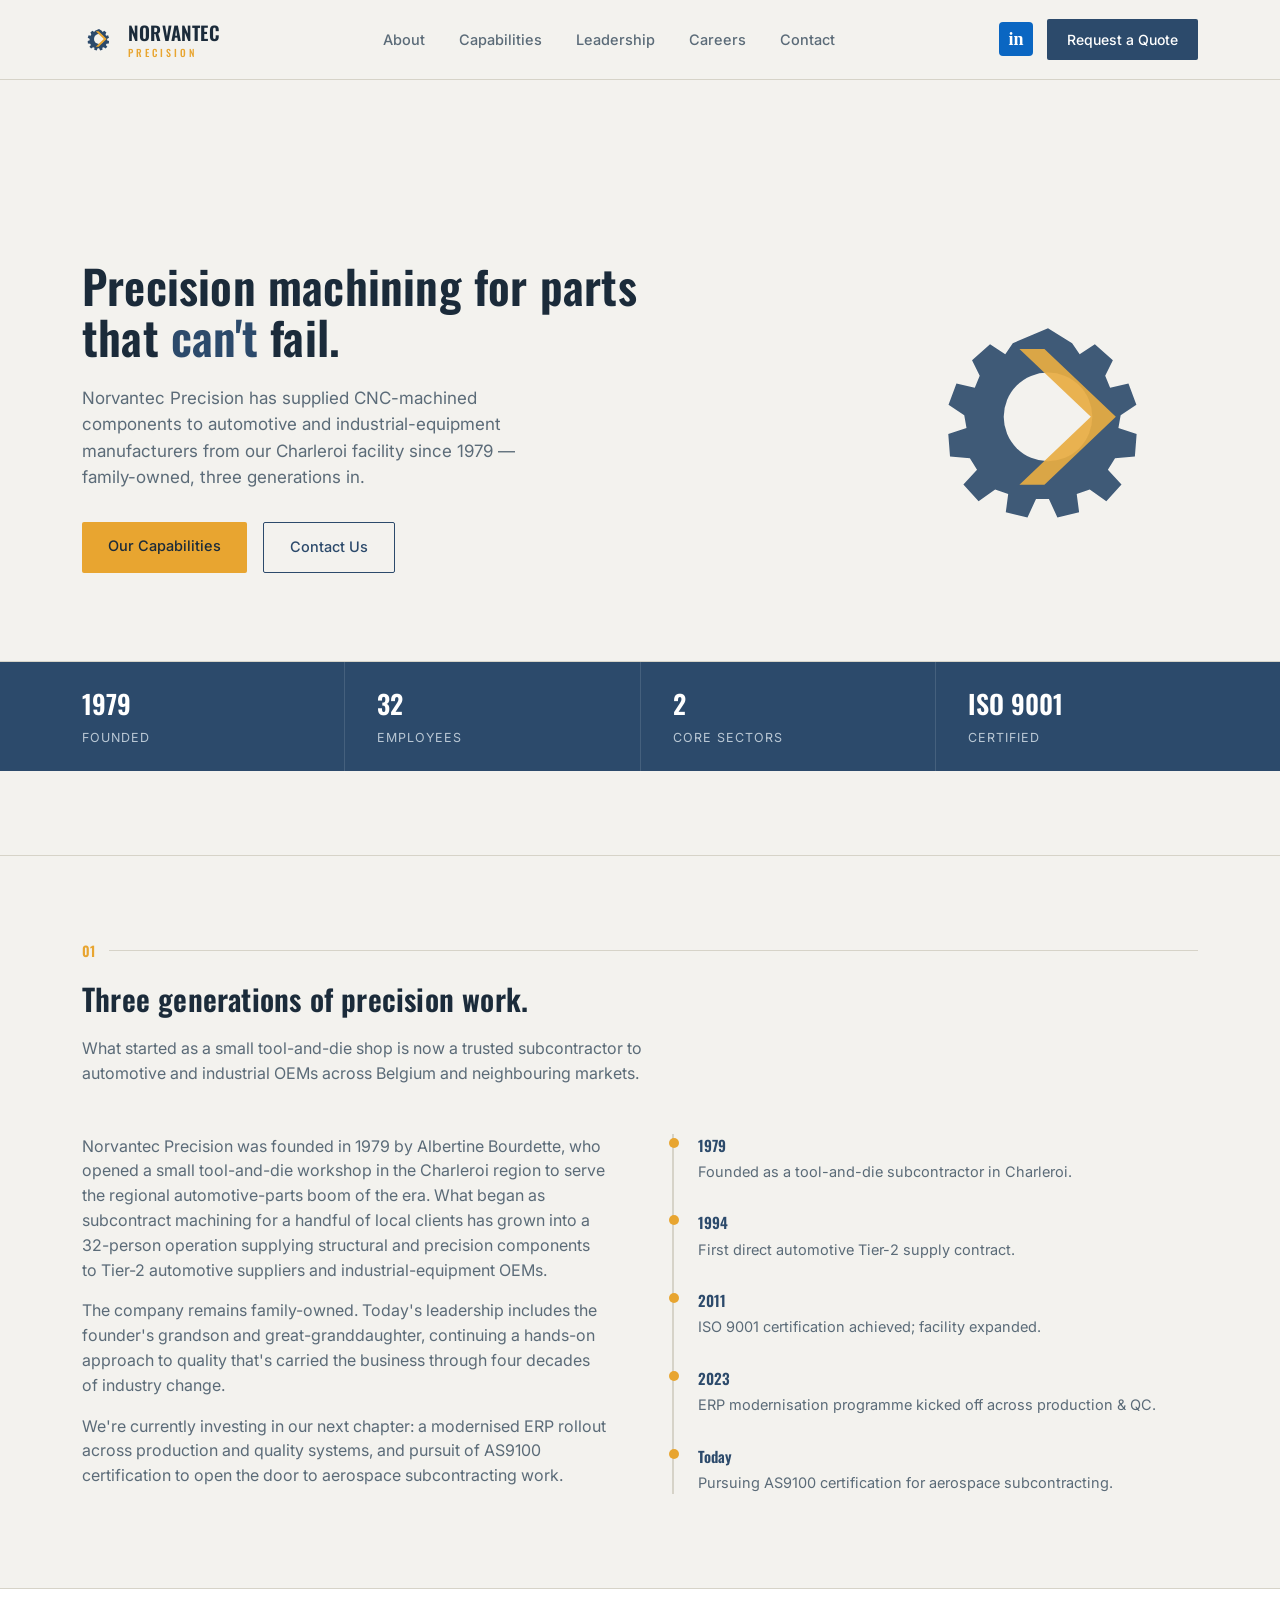
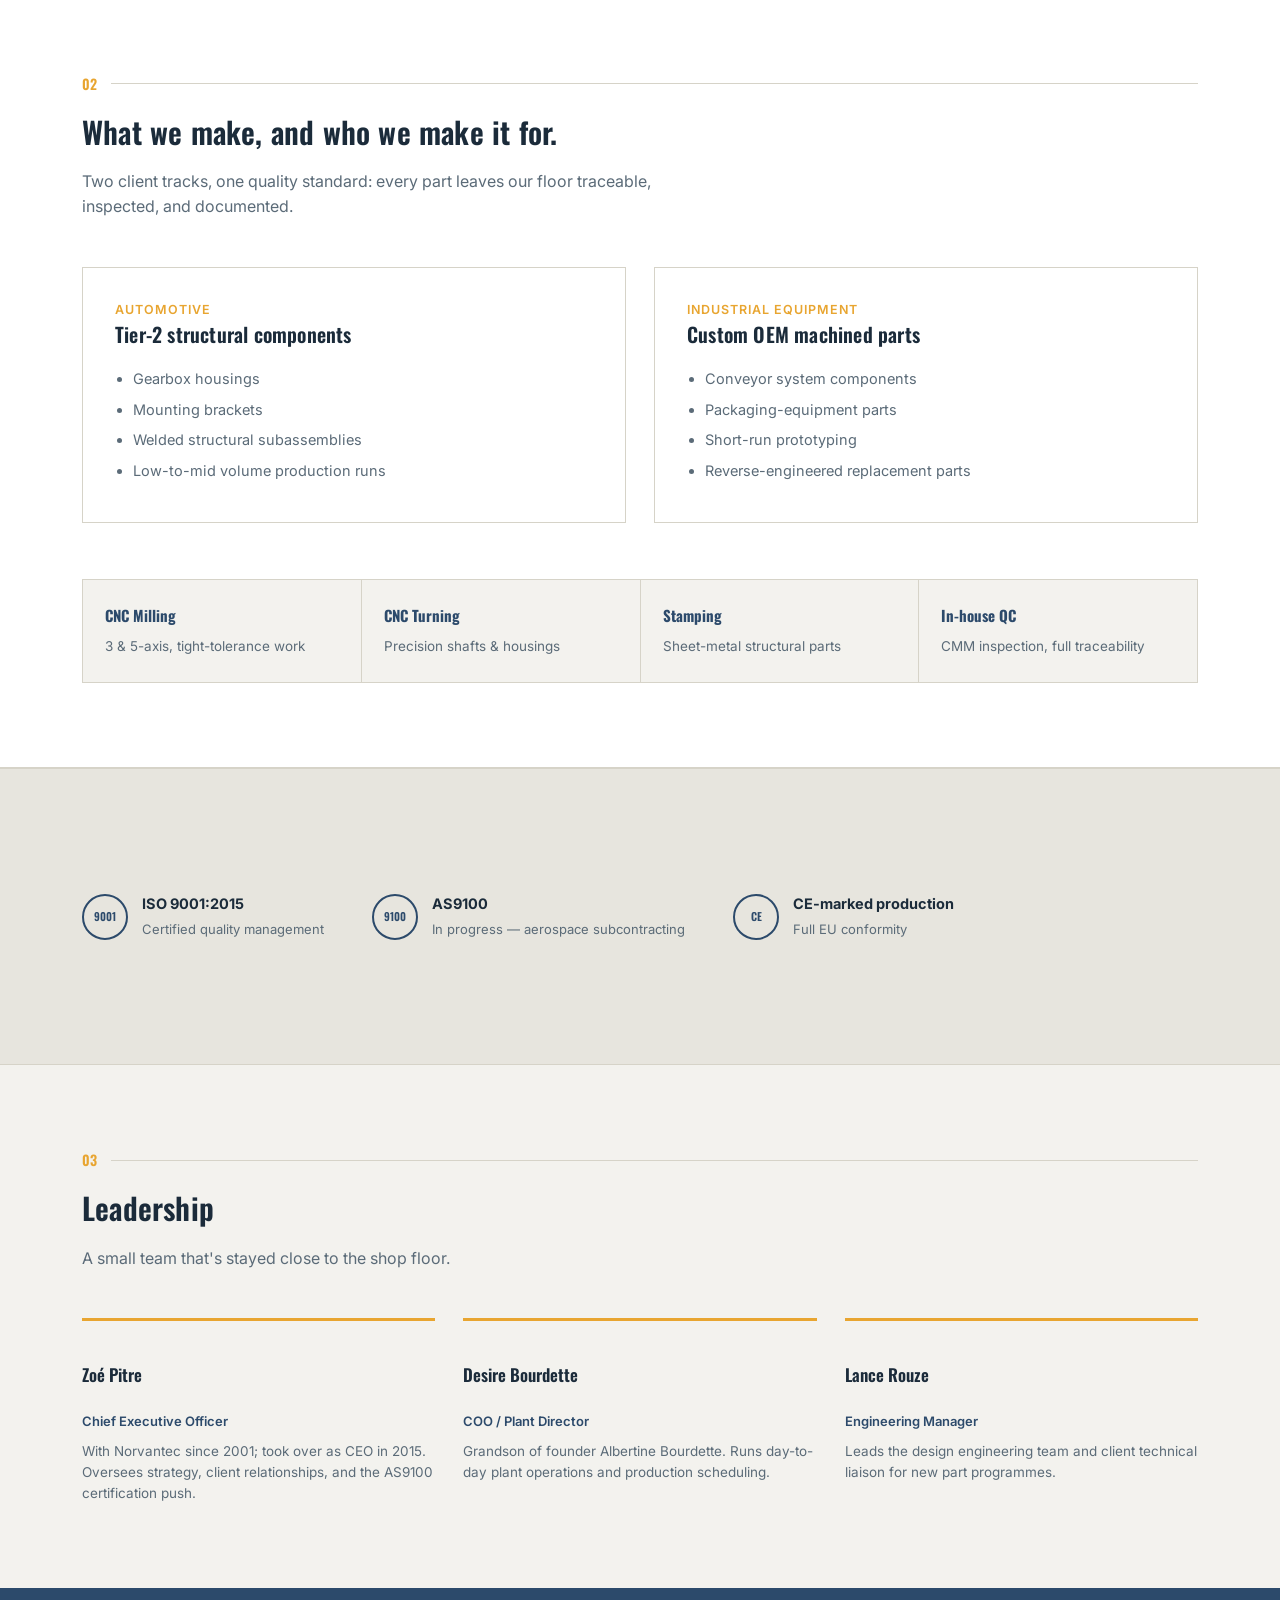
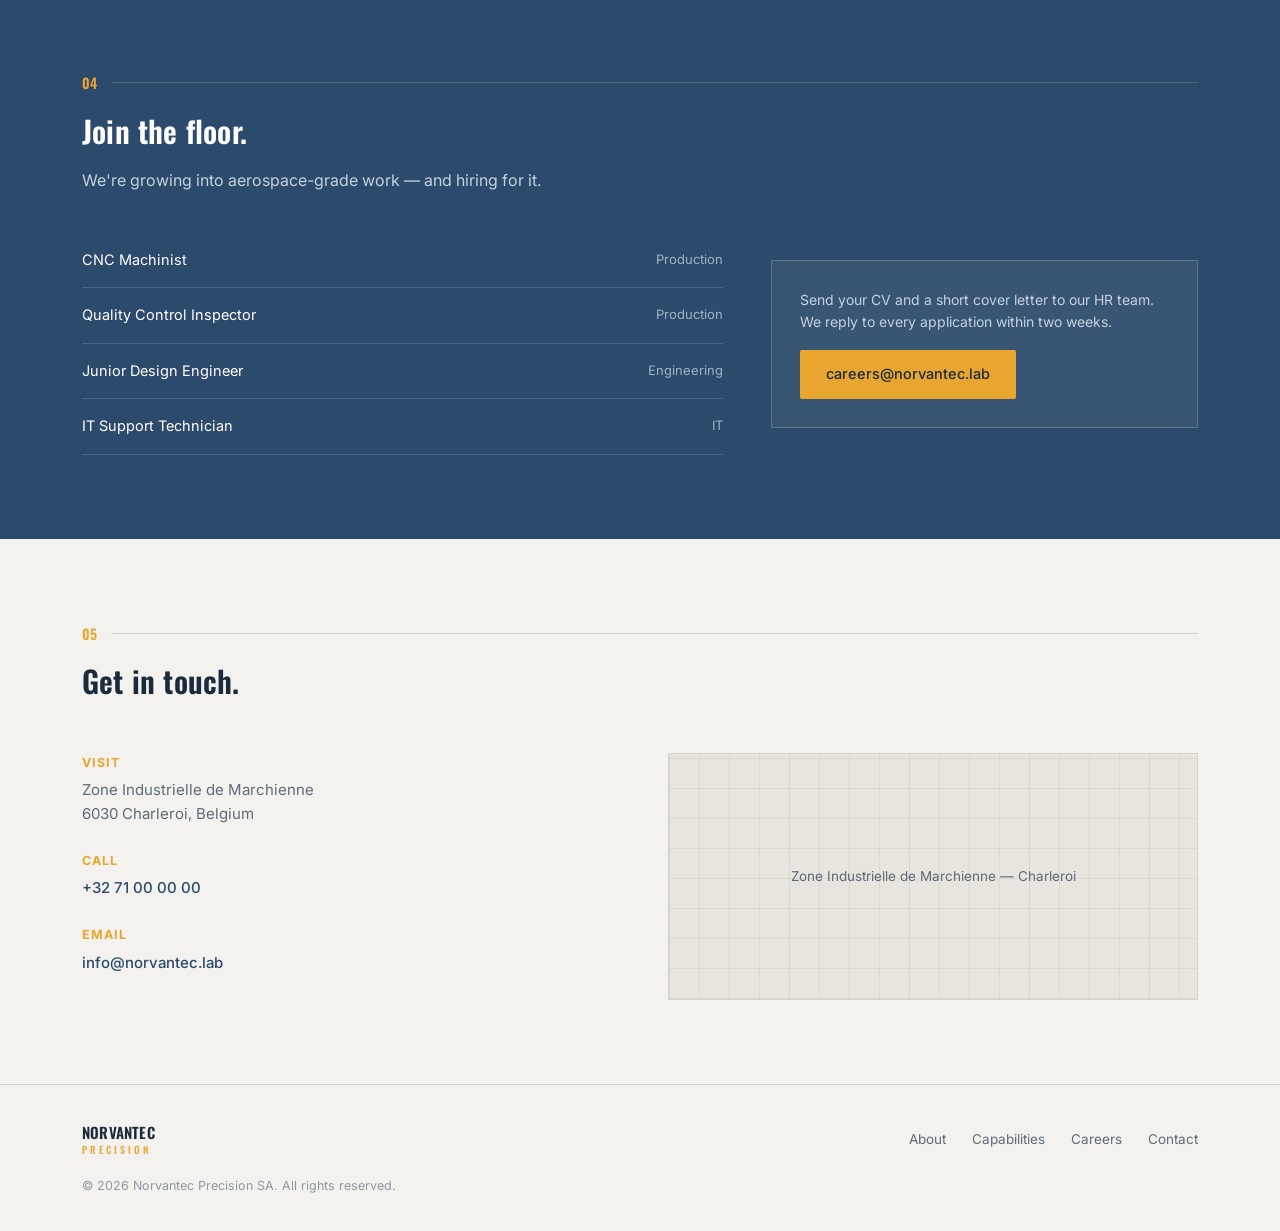
<file: services/web01/html/en/index.html>
<!DOCTYPE html>
<html lang="en">
<head>
<meta charset="UTF-8">
<meta name="viewport" content="width=device-width, initial-scale=1">
<title>Norvantec Precision — Precision Machining &amp; Metal Components</title>
<meta name="description" content="Norvantec Precision supplies precision-machined components to automotive and industrial-equipment manufacturers from our Charleroi facility since 1979.">
<meta name="generator" content="WordPress 5.4">
<link rel="preconnect" href="https://fonts.googleapis.com">
<link href="https://fonts.googleapis.com/css2?family=Oswald:wght@500;600;700&family=Inter:wght@400;500;600&display=swap" rel="stylesheet">
<style>
  :root{
    --ink:#1B2B3A;
    --steel:#2C4A6B;
    --steel-dark:#1F3550;
    --amber:#E8A530;
    --paper:#F3F2EE;
    --paper-dim:#E7E5DE;
    --grey:#5B6B78;
    --line:#D6D3C8;
  }
  *{box-sizing:border-box;}
  html{scroll-behavior:smooth;}
  body{
    margin:0;
    background:var(--paper);
    color:var(--ink);
    font-family:"Inter",Arial,Helvetica,sans-serif;
    font-size:16px;
    line-height:1.55;
  }
  h1,h2,h3,.brand-word{
    font-family:"Oswald",Arial Narrow,Arial,sans-serif;
    font-weight:600;
    letter-spacing:0.2px;
    margin:0;
  }
  a{color:inherit;}
  .wrap{max-width:1180px;margin:0 auto;padding:0 32px;}
  img,svg{display:block;}

  /* ---------- Header ---------- */
  header{
    position:sticky;top:0;z-index:50;
    background:var(--paper);
    border-bottom:1px solid var(--line);
  }
  .nav{
    display:flex;align-items:center;justify-content:space-between;
    padding:18px 32px;max-width:1180px;margin:0 auto;
  }
  .brand{display:flex;align-items:center;gap:12px;}
  .brand svg{width:34px;height:34px;}
  .brand-word{font-size:19px;color:var(--ink);}
  .brand-word span{color:var(--amber);display:block;font-size:10px;letter-spacing:3px;font-weight:500;margin-top:-2px;}
  nav ul{list-style:none;display:flex;gap:34px;margin:0;padding:0;}
  nav a{
    text-decoration:none;color:var(--grey);font-size:14.5px;font-weight:500;
    padding-bottom:4px;border-bottom:2px solid transparent;
  }
  nav a:hover{color:var(--steel);border-bottom-color:var(--amber);}
  .nav-cta{
    background:var(--steel);color:#fff;padding:10px 20px;font-size:14px;
    font-weight:500;text-decoration:none;border-radius:2px;
  }
  .nav-cta:hover{background:var(--steel-dark);}
  .linkedin-btn{
    width:34px;height:34px;border-radius:4px;background:#0A66C2;
    display:flex;align-items:center;justify-content:center;
    color:#fff;font-family:Georgia,serif;font-weight:800;font-size:18px;
    text-decoration:none;flex-shrink:0;
  }
  .linkedin-btn:hover{background:#004182;}
  .nav-right{display:flex;align-items:center;gap:14px;}

  /* ---------- Hero ---------- */
  .hero{
    position:relative;overflow:hidden;
    background:
      linear-gradient(var(--paper), var(--paper)),
      repeating-linear-gradient(0deg, rgba(44,74,107,0.06) 0 1px, transparent 1px 48px),
      repeating-linear-gradient(90deg, rgba(44,74,107,0.06) 0 1px, transparent 1px 48px);
    border-bottom:1px solid var(--line);
  }
  .hero-inner{
    max-width:1180px;margin:0 auto;padding:96px 32px 88px;
    display:grid;grid-template-columns:1.15fr 0.85fr;gap:40px;align-items:center;
  }
  .hero h1{font-size:46px;line-height:1.12;color:var(--ink);max-width:560px;}
  .hero h1 em{font-style:normal;color:var(--steel);}
  .hero p{font-size:17px;color:var(--grey);max-width:480px;margin:22px 0 32px;}
  .hero-actions{display:flex;gap:16px;}
  .btn{
    display:inline-block;padding:13px 26px;font-size:14.5px;font-weight:500;
    text-decoration:none;border-radius:2px;
  }
  .btn-primary{background:var(--amber);color:var(--ink);}
  .btn-primary:hover{background:#d6961f;}
  .btn-ghost{border:1px solid var(--steel);color:var(--steel);}
  .btn-ghost:hover{background:var(--steel);color:#fff;}
  .hero-mark{opacity:0.9;justify-self:end;}
  .hero-mark svg{width:300px;height:auto;}

  .stat-strip{
    border-top:1px solid var(--line);
    background:var(--steel);
  }
  .stat-strip .wrap{
    display:flex;gap:0;padding:0;
  }
  .stat{flex:1;padding:22px 32px;border-left:1px solid rgba(255,255,255,0.12);}
  .stat:first-child{border-left:none;}
  .stat b{display:block;font-family:"Oswald",sans-serif;font-size:26px;color:#fff;font-weight:600;}
  .stat span{font-size:12.5px;color:#B9C7D4;text-transform:uppercase;letter-spacing:1px;}

  /* ---------- Section shell ---------- */
  section{padding:84px 0;}
  .eyebrow-line{display:flex;align-items:center;gap:14px;margin-bottom:14px;}
  .eyebrow-line .num{font-family:"Oswald",sans-serif;color:var(--amber);font-size:14px;font-weight:600;}
  .eyebrow-line .rule{flex:1;height:1px;background:var(--line);}
  h2.section-title{font-size:30px;color:var(--ink);max-width:600px;}
  .section-lede{color:var(--grey);font-size:16px;max-width:620px;margin-top:14px;}

  /* ---------- About ---------- */
  .about-grid{
    margin-top:48px;display:grid;grid-template-columns:1fr 1fr;gap:64px;align-items:start;
  }
  .about-grid p{color:var(--grey);margin:0 0 16px;}
  .timeline{border-left:2px solid var(--line);padding-left:24px;}
  .tl-item{margin-bottom:28px;position:relative;}
  .tl-item:last-child{margin-bottom:0;}
  .tl-item::before{
    content:"";position:absolute;left:-29px;top:4px;width:10px;height:10px;
    background:var(--amber);border-radius:50%;
  }
  .tl-year{font-family:"Oswald",sans-serif;color:var(--steel);font-size:15px;font-weight:600;}
  .tl-item p{margin:4px 0 0;font-size:14.5px;color:var(--grey);}

  /* ---------- Capabilities ---------- */
  .cap-grid{margin-top:48px;display:grid;grid-template-columns:1fr 1fr;gap:28px;}
  .cap-card{
    background:#fff;border:1px solid var(--line);padding:32px;
  }
  .cap-card h3{font-size:20px;color:var(--ink);margin-bottom:6px;}
  .cap-card .cap-tag{font-size:12.5px;color:var(--amber);font-weight:600;letter-spacing:1px;text-transform:uppercase;}
  .cap-card ul{margin:18px 0 0;padding-left:18px;color:var(--grey);font-size:14.5px;}
  .cap-card li{margin-bottom:8px;}

  .process-row{
    margin-top:56px;display:grid;grid-template-columns:repeat(4,1fr);gap:1px;
    background:var(--line);border:1px solid var(--line);
  }
  .process-cell{background:var(--paper);padding:24px 22px;}
  .process-cell b{display:block;font-family:"Oswald",sans-serif;font-size:15px;color:var(--steel);margin-bottom:6px;}
  .process-cell span{font-size:13.5px;color:var(--grey);}

  /* ---------- Certifications ---------- */
  .cert-strip{background:var(--paper-dim);border-top:1px solid var(--line);border-bottom:1px solid var(--line);}
  .cert-row{display:flex;gap:48px;padding:40px 0;align-items:center;flex-wrap:wrap;}
  .cert-item{display:flex;align-items:center;gap:14px;}
  .cert-badge{
    width:46px;height:46px;border:2px solid var(--steel);border-radius:50%;
    display:flex;align-items:center;justify-content:center;flex-shrink:0;
  }
  .cert-badge span{font-family:"Oswald",sans-serif;font-size:11px;color:var(--steel);font-weight:600;}
  .cert-item b{display:block;font-size:14.5px;color:var(--ink);}
  .cert-item small{color:var(--grey);font-size:13px;}

  /* ---------- Leadership ---------- */
  .team-grid{margin-top:48px;display:grid;grid-template-columns:repeat(3,1fr);gap:28px;}
  .team-card{border-top:3px solid var(--amber);padding-top:18px;}
  .team-card h4{font-family:"Oswald",sans-serif;font-size:17px;color:var(--ink);font-weight:600;}
  .team-card .role{font-size:13px;color:var(--steel);font-weight:600;margin:3px 0 10px;}
  .team-card p{font-size:13.5px;color:var(--grey);margin:0;}

  /* ---------- Careers ---------- */
  .careers{background:var(--steel);color:#fff;}
  .careers .section-title{color:#fff;}
  .careers .section-lede{color:#C4D2DE;}
  .careers-row{margin-top:40px;display:grid;grid-template-columns:1.2fr 0.8fr;gap:48px;align-items:center;}
  .open-roles{list-style:none;margin:0;padding:0;}
  .open-roles li{
    display:flex;justify-content:space-between;padding:16px 0;border-bottom:1px solid rgba(255,255,255,0.15);
    font-size:14.5px;
  }
  .open-roles li span{color:#9FB3C4;font-size:13px;}
  .careers-cta{background:rgba(255,255,255,0.06);border:1px solid rgba(255,255,255,0.18);padding:28px;}
  .careers-cta p{color:#C4D2DE;font-size:14px;margin:0 0 18px;}

  /* ---------- Contact ---------- */
  .contact-grid{margin-top:48px;display:grid;grid-template-columns:1fr 1fr;gap:56px;}
  .contact-block b{display:block;font-size:12.5px;color:var(--amber);text-transform:uppercase;letter-spacing:1px;margin-bottom:6px;}
  .contact-block p{margin:0 0 26px;color:var(--grey);font-size:15px;}
  .contact-block a{color:var(--steel);text-decoration:none;font-weight:500;}
  .map-box{
    background:var(--paper-dim);border:1px solid var(--line);height:100%;min-height:220px;
    display:flex;align-items:center;justify-content:center;color:var(--grey);font-size:13.5px;
    background-image:
      repeating-linear-gradient(0deg, rgba(44,74,107,0.08) 0 1px, transparent 1px 30px),
      repeating-linear-gradient(90deg, rgba(44,74,107,0.08) 0 1px, transparent 1px 30px);
  }

  /* ---------- Footer ---------- */
  footer{border-top:1px solid var(--line);padding:36px 0;}
  .foot-row{display:flex;justify-content:space-between;align-items:center;flex-wrap:wrap;gap:16px;}
  .foot-row .brand-word{font-size:15px;}
  .foot-links{list-style:none;display:flex;gap:26px;margin:0;padding:0;font-size:13.5px;color:var(--grey);}
  .foot-links a{text-decoration:none;color:var(--grey);}
  .foot-links a:hover{color:var(--steel);}
  .copyright{font-size:12.5px;color:#8C98A3;margin-top:18px;}

  @media (max-width:860px){
    .nav ul{display:none;}
    .hero-inner{grid-template-columns:1fr;}
    .hero-mark{display:none;}
    .about-grid,.cap-grid,.team-grid,.careers-row,.contact-grid{grid-template-columns:1fr;}
    .process-row{grid-template-columns:1fr 1fr;}
    .hero h1{font-size:34px;}
  }
</style>
</head>
<body>

<header>
  <div class="nav">
    <div class="brand">
      <svg viewBox="0 0 420 400" xmlns="http://www.w3.org/2000/svg">
        <defs>
          <mask id="hm"><rect width="420" height="400" fill="white"/><circle cx="210" cy="200" r="62" fill="black"/></mask>
        </defs>
        <g mask="url(#hm)">
          <polygon fill="#2C4A6B" points="210.00,76.00 243.80,96.80 254.30,112.24 275.60,98.47 300.82,120.69 290.08,142.40 296.98,159.38 322.65,153.45 333.76,183.22 311.72,197.93 308.58,215.73 334.09,224.18 331.65,255.50 303.85,257.99 293.84,274.19 312.93,294.67 291.65,318.19 268.47,301.57 250.21,308.00 253.58,333.63 223.19,340.92 211.26,314.98 193.21,314.98 181.28,340.92 150.89,333.63 154.26,308.00 136.00,301.57 112.82,318.19 91.54,294.67 110.63,274.19 100.62,257.99 72.82,255.50 70.38,224.18 95.89,215.73 92.75,197.93 70.71,183.22 81.82,153.45 107.49,159.38 114.39,142.40 103.65,120.69 128.87,98.47 150.17,112.24 160.67,96.80 "/>
        </g>
        <g clip-path="none">
          <polygon fill="#E8A530" points="170,105 270,200 170,295 205,295 305,200 205,105"/>
        </g>
      </svg>
      <div class="brand-word">NORVANTEC<span>PRECISION</span></div>
    </div>
    <nav>
      <ul>
        <li><a href="#about">About</a></li>
        <li><a href="#capabilities">Capabilities</a></li>
        <li><a href="#leadership">Leadership</a></li>
        <li><a href="#careers">Careers</a></li>
        <li><a href="#contact">Contact</a></li>
      </ul>
    </nav>
    <div class="nav-right">
      <a class="linkedin-btn" href="linkedin/" aria-label="Norvantec Precision on LinkedIn" title="Follow us on LinkedIn">in</a>
      <a class="nav-cta" href="#contact">Request a Quote</a>
    </div>
  </div>
</header>

<section class="hero">
  <div class="hero-inner">
    <div>
      <h1>Precision machining for parts that <em>can't</em> fail.</h1>
      <p>Norvantec Precision has supplied CNC-machined components to automotive and industrial-equipment manufacturers from our Charleroi facility since 1979 — family-owned, three generations in.</p>
      <div class="hero-actions">
        <a class="btn btn-primary" href="#capabilities">Our Capabilities</a>
        <a class="btn btn-ghost" href="#contact">Contact Us</a>
      </div>
    </div>
    <div class="hero-mark">
      <svg viewBox="0 0 420 400" xmlns="http://www.w3.org/2000/svg">
        <defs>
          <mask id="hm2"><rect width="420" height="400" fill="white"/><circle cx="210" cy="200" r="62" fill="black"/></mask>
        </defs>
        <g mask="url(#hm2)">
          <polygon fill="#2C4A6B" points="210.00,76.00 243.80,96.80 254.30,112.24 275.60,98.47 300.82,120.69 290.08,142.40 296.98,159.38 322.65,153.45 333.76,183.22 311.72,197.93 308.58,215.73 334.09,224.18 331.65,255.50 303.85,257.99 293.84,274.19 312.93,294.67 291.65,318.19 268.47,301.57 250.21,308.00 253.58,333.63 223.19,340.92 211.26,314.98 193.21,314.98 181.28,340.92 150.89,333.63 154.26,308.00 136.00,301.57 112.82,318.19 91.54,294.67 110.63,274.19 100.62,257.99 72.82,255.50 70.38,224.18 95.89,215.73 92.75,197.93 70.71,183.22 81.82,153.45 107.49,159.38 114.39,142.40 103.65,120.69 128.87,98.47 150.17,112.24 160.67,96.80 "/>
        </g>
        <polygon fill="#E8A530" opacity="0.92" points="170,105 270,200 170,295 205,295 305,200 205,105"/>
      </svg>
    </div>
  </div>
  <div class="stat-strip">
    <div class="wrap">
      <div class="stat"><b>1979</b><span>Founded</span></div>
      <div class="stat"><b>32</b><span>Employees</span></div>
      <div class="stat"><b>2</b><span>Core Sectors</span></div>
      <div class="stat"><b>ISO 9001</b><span>Certified</span></div>
    </div>
  </div>
</section>

<section id="about">
  <div class="wrap">
    <div class="eyebrow-line"><span class="num">01</span><div class="rule"></div></div>
    <h2 class="section-title">Three generations of precision work.</h2>
    <p class="section-lede">What started as a small tool-and-die shop is now a trusted subcontractor to automotive and industrial OEMs across Belgium and neighbouring markets.</p>
    <div class="about-grid">
      <div>
        <p>Norvantec Precision was founded in 1979 by Albertine Bourdette, who opened a small tool-and-die workshop in the Charleroi region to serve the regional automotive-parts boom of the era. What began as subcontract machining for a handful of local clients has grown into a 32-person operation supplying structural and precision components to Tier-2 automotive suppliers and industrial-equipment OEMs.</p>
        <p>The company remains family-owned. Today's leadership includes the founder's grandson and great-granddaughter, continuing a hands-on approach to quality that's carried the business through four decades of industry change.</p>
        <p>We're currently investing in our next chapter: a modernised ERP rollout across production and quality systems, and pursuit of AS9100 certification to open the door to aerospace subcontracting work.</p>
      </div>
      <div class="timeline">
        <div class="tl-item"><div class="tl-year">1979</div><p>Founded as a tool-and-die subcontractor in Charleroi.</p></div>
        <div class="tl-item"><div class="tl-year">1994</div><p>First direct automotive Tier-2 supply contract.</p></div>
        <div class="tl-item"><div class="tl-year">2011</div><p>ISO 9001 certification achieved; facility expanded.</p></div>
        <div class="tl-item"><div class="tl-year">2023</div><p>ERP modernisation programme kicked off across production &amp; QC.</p></div>
        <div class="tl-item"><div class="tl-year">Today</div><p>Pursuing AS9100 certification for aerospace subcontracting.</p></div>
      </div>
    </div>
  </div>
</section>

<section id="capabilities" style="background:#fff;border-top:1px solid var(--line);border-bottom:1px solid var(--line);">
  <div class="wrap">
    <div class="eyebrow-line"><span class="num">02</span><div class="rule"></div></div>
    <h2 class="section-title">What we make, and who we make it for.</h2>
    <p class="section-lede">Two client tracks, one quality standard: every part leaves our floor traceable, inspected, and documented.</p>
    <div class="cap-grid">
      <div class="cap-card">
        <div class="cap-tag">Automotive</div>
        <h3>Tier-2 structural components</h3>
        <ul>
          <li>Gearbox housings</li>
          <li>Mounting brackets</li>
          <li>Welded structural subassemblies</li>
          <li>Low-to-mid volume production runs</li>
        </ul>
      </div>
      <div class="cap-card">
        <div class="cap-tag">Industrial Equipment</div>
        <h3>Custom OEM machined parts</h3>
        <ul>
          <li>Conveyor system components</li>
          <li>Packaging-equipment parts</li>
          <li>Short-run prototyping</li>
          <li>Reverse-engineered replacement parts</li>
        </ul>
      </div>
    </div>
    <div class="process-row">
      <div class="process-cell"><b>CNC Milling</b><span>3 &amp; 5-axis, tight-tolerance work</span></div>
      <div class="process-cell"><b>CNC Turning</b><span>Precision shafts &amp; housings</span></div>
      <div class="process-cell"><b>Stamping</b><span>Sheet-metal structural parts</span></div>
      <div class="process-cell"><b>In-house QC</b><span>CMM inspection, full traceability</span></div>
    </div>
  </div>
</section>

<section class="cert-strip">
  <div class="wrap">
    <div class="cert-row">
      <div class="cert-item">
        <div class="cert-badge"><span>9001</span></div>
        <div><b>ISO 9001:2015</b><small>Certified quality management</small></div>
      </div>
      <div class="cert-item">
        <div class="cert-badge"><span>9100</span></div>
        <div><b>AS9100</b><small>In progress — aerospace subcontracting</small></div>
      </div>
      <div class="cert-item">
        <div class="cert-badge"><span>CE</span></div>
        <div><b>CE-marked production</b><small>Full EU conformity</small></div>
      </div>
    </div>
  </div>
</section>

<section id="leadership">
  <div class="wrap">
    <div class="eyebrow-line"><span class="num">03</span><div class="rule"></div></div>
    <h2 class="section-title">Leadership</h2>
    <p class="section-lede">A small team that's stayed close to the shop floor.</p>
    <div class="team-grid">
      <div class="team-card">
        <h4>Zoé Pitre</h4>
        <div class="role">Chief Executive Officer</div>
        <p>With Norvantec since 2001; took over as CEO in 2015. Oversees strategy, client relationships, and the AS9100 certification push.</p>
      </div>
      <div class="team-card">
        <h4>Desire Bourdette</h4>
        <div class="role">COO / Plant Director</div>
        <p>Grandson of founder Albertine Bourdette. Runs day-to-day plant operations and production scheduling.</p>
      </div>
      <div class="team-card">
        <h4>Lance Rouze</h4>
        <div class="role">Engineering Manager</div>
        <p>Leads the design engineering team and client technical liaison for new part programmes.</p>
      </div>
    </div>
  </div>
</section>

<section id="careers" class="careers">
  <div class="wrap">
    <div class="eyebrow-line"><span class="num">04</span><div class="rule" style="background:rgba(255,255,255,0.15);"></div></div>
    <h2 class="section-title">Join the floor.</h2>
    <p class="section-lede">We're growing into aerospace-grade work — and hiring for it.</p>
    <div class="careers-row">
      <ul class="open-roles">
        <li>CNC Machinist <span>Production</span></li>
        <li>Quality Control Inspector <span>Production</span></li>
        <li>Junior Design Engineer <span>Engineering</span></li>
        <li>IT Support Technician <span>IT</span></li>
      </ul>
      <div class="careers-cta">
        <p>Send your CV and a short cover letter to our HR team. We reply to every application within two weeks.</p>
        <a class="btn btn-primary" href="mailto:careers@norvantec.lab">careers@norvantec.lab</a>
      </div>
    </div>
  </div>
</section>

<section id="contact">
  <div class="wrap">
    <div class="eyebrow-line"><span class="num">05</span><div class="rule"></div></div>
    <h2 class="section-title">Get in touch.</h2>
    <div class="contact-grid">
      <div>
        <div class="contact-block">
          <b>Visit</b>
          <p>Zone Industrielle de Marchienne<br>6030 Charleroi, Belgium</p>
          <b>Call</b>
          <p><a href="tel:+3271000000">+32 71 00 00 00</a></p>
          <b>Email</b>
          <p><a href="mailto:info@norvantec.lab">info@norvantec.lab</a></p>
        </div>
      </div>
      <div class="map-box">Zone Industrielle de Marchienne — Charleroi</div>
    </div>
  </div>
</section>

<footer>
  <div class="wrap">
    <div class="foot-row">
      <div class="brand-word">NORVANTEC<span>PRECISION</span></div>
      <ul class="foot-links">
        <li><a href="#about">About</a></li>
        <li><a href="#capabilities">Capabilities</a></li>
        <li><a href="#careers">Careers</a></li>
        <li><a href="#contact">Contact</a></li>
      </ul>
    </div>
    <div class="copyright">© 2026 Norvantec Precision SA. All rights reserved.</div>
  </div>
</footer>

<!-- staging build — remember to disable before go-live: dev.norvantec.lab -->
</body>
</html>
</file>
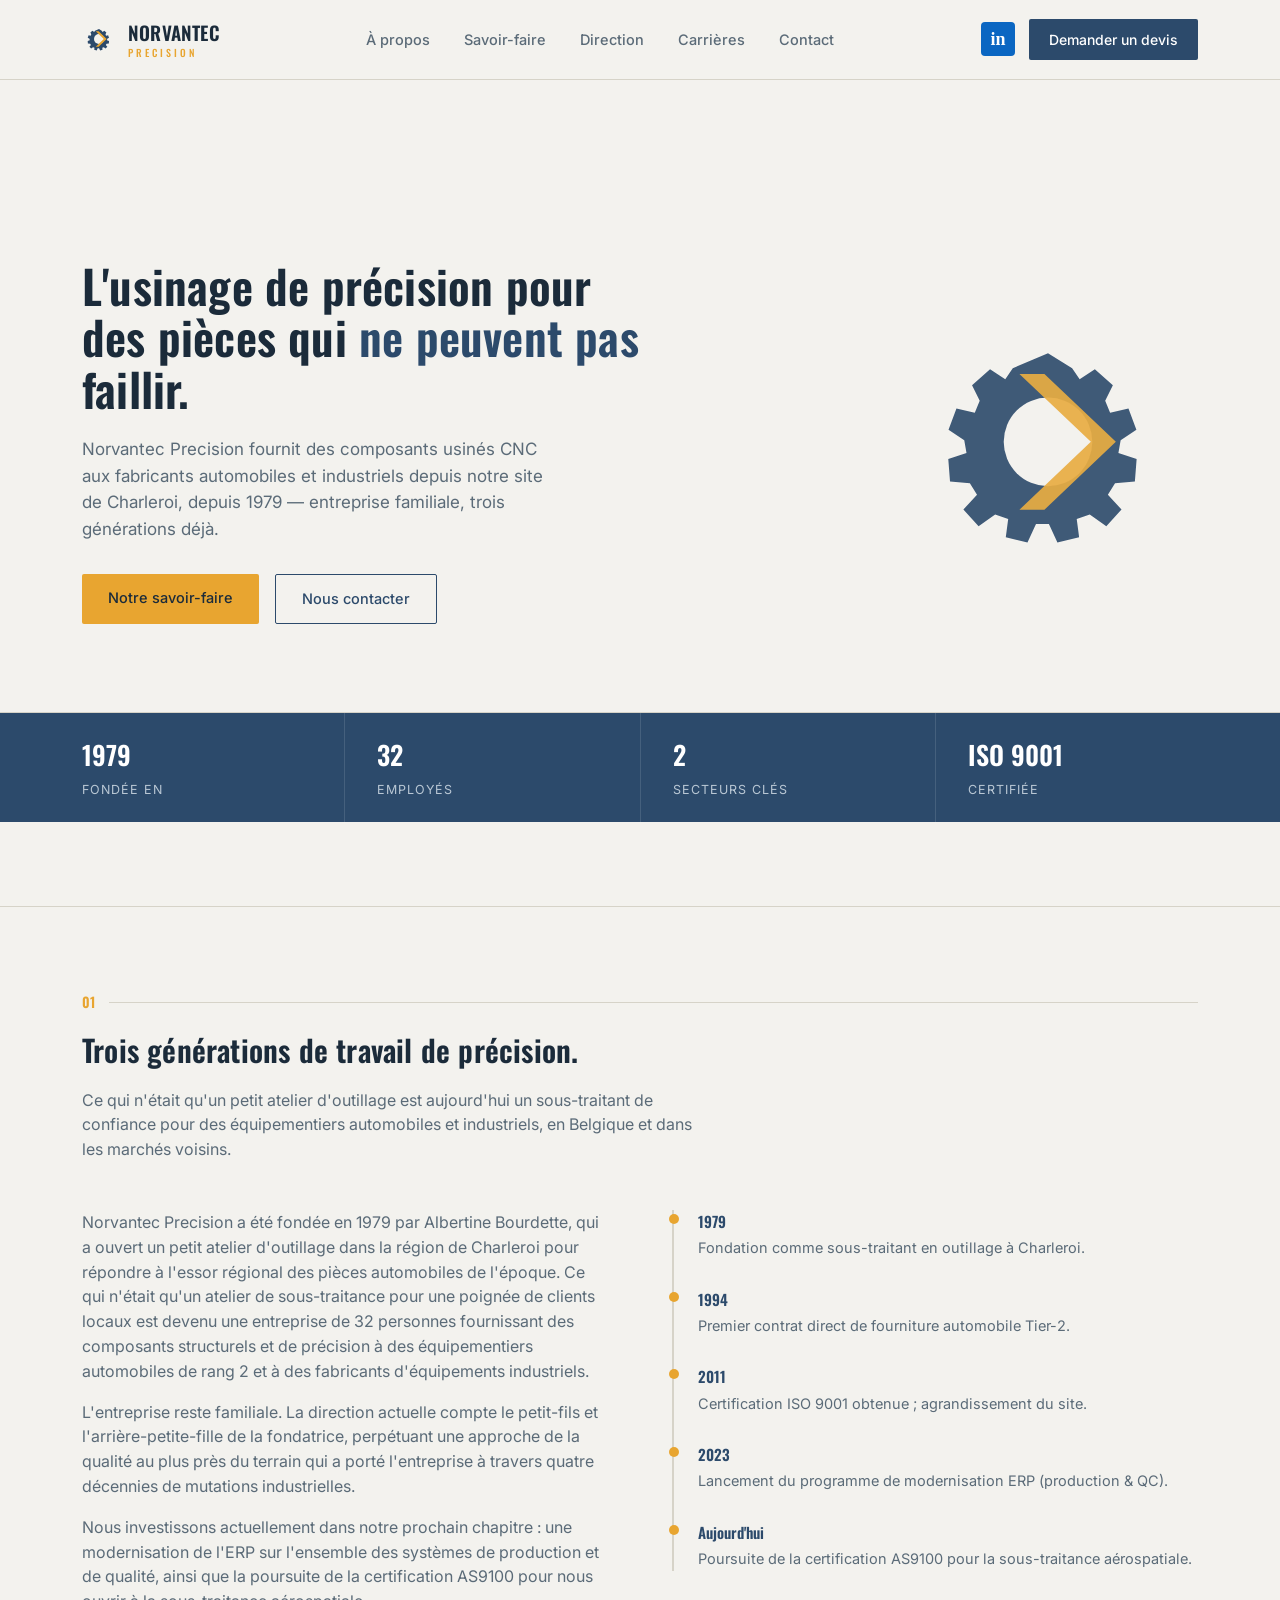
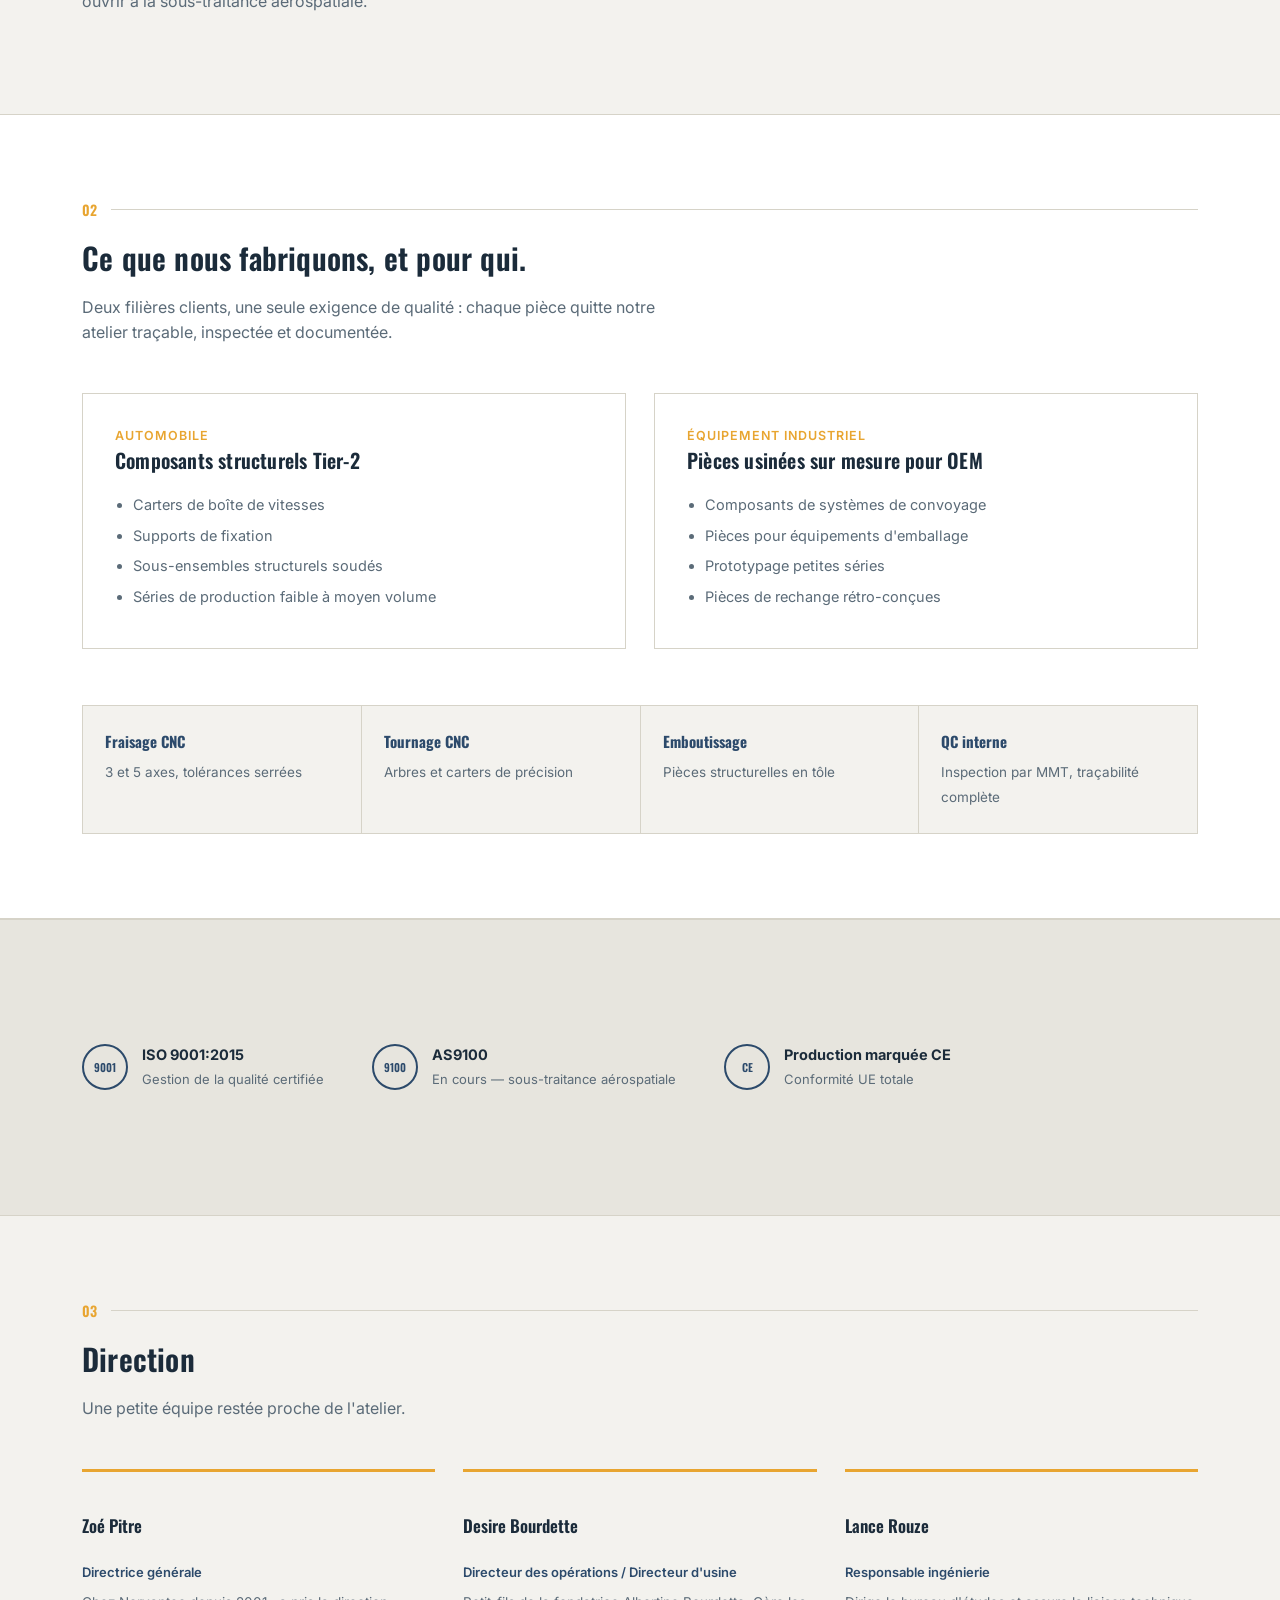
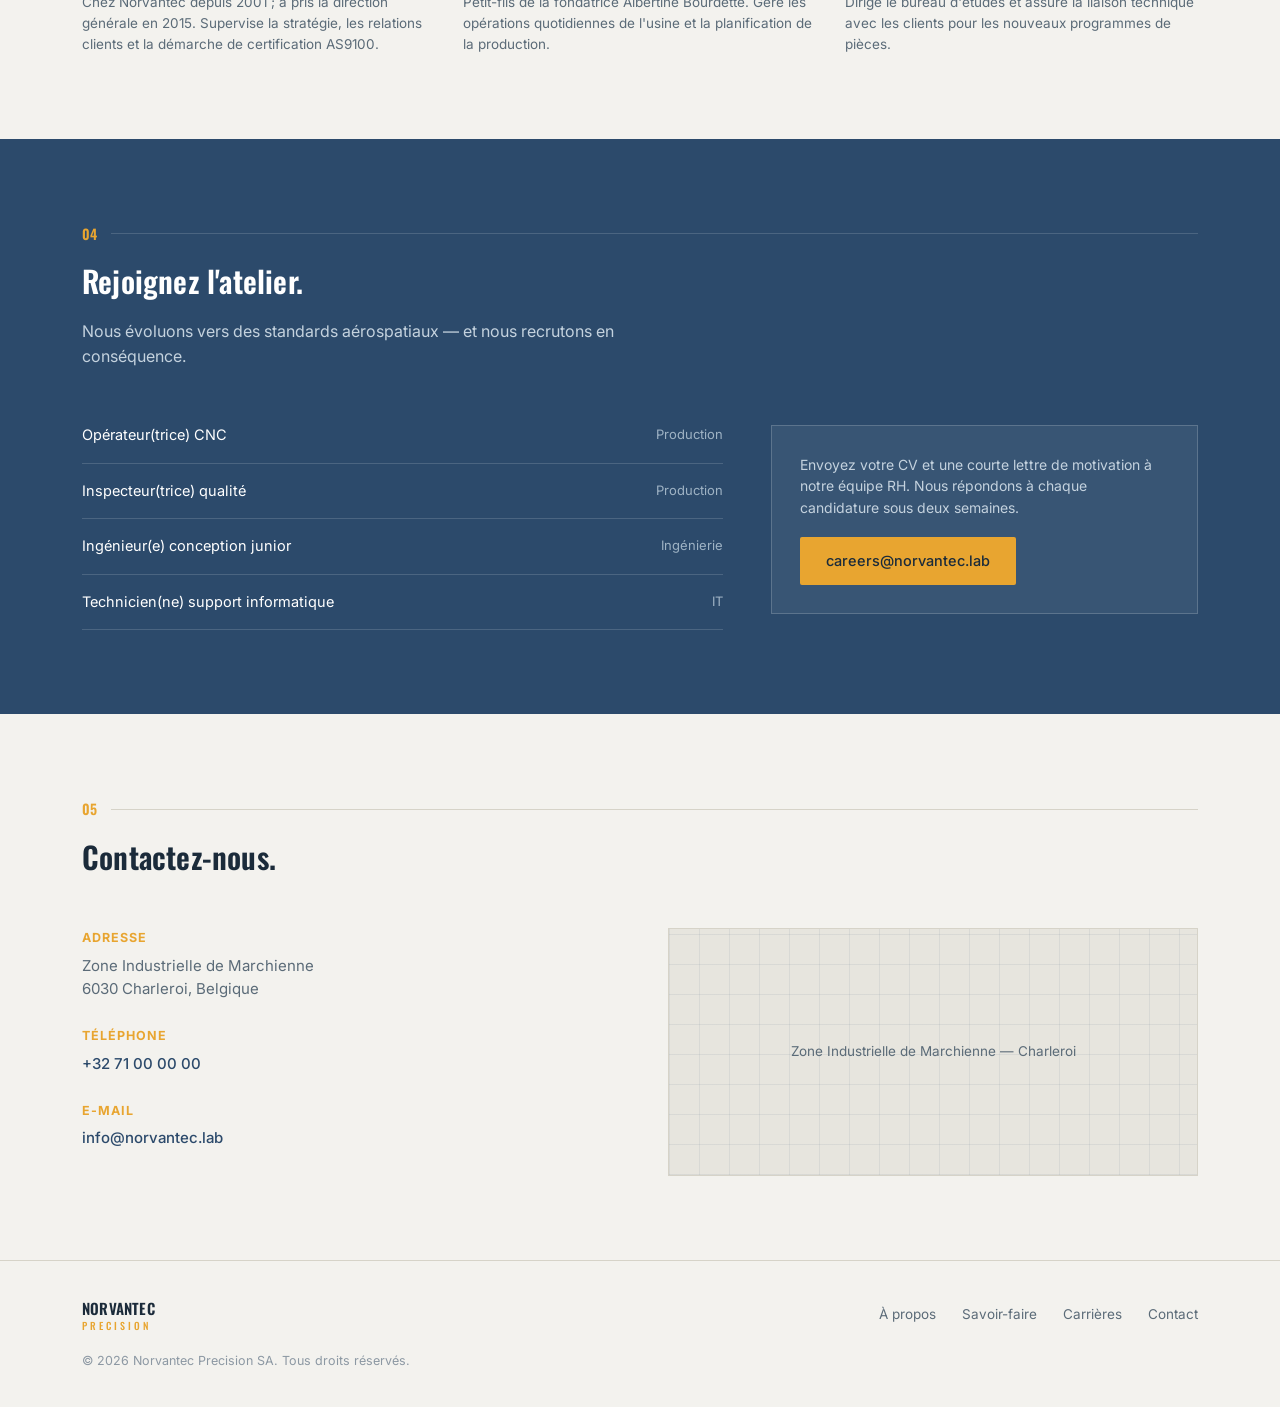
<file: services/web01/html/fr/index.html>
<!DOCTYPE html>
<html lang="fr">
<head>
<meta charset="UTF-8">
<meta name="viewport" content="width=device-width, initial-scale=1">
<title>Norvantec Precision — Usinage de précision &amp; composants métalliques</title>
<meta name="description" content="Norvantec Precision fournit des composants usinés de précision aux fabricants automobiles et industriels depuis notre site de Charleroi, depuis 1979.">
<meta name="generator" content="WordPress 5.4">
<link rel="preconnect" href="https://fonts.googleapis.com">
<link href="https://fonts.googleapis.com/css2?family=Oswald:wght@500;600;700&family=Inter:wght@400;500;600&display=swap" rel="stylesheet">
<style>
  :root{
    --ink:#1B2B3A;
    --steel:#2C4A6B;
    --steel-dark:#1F3550;
    --amber:#E8A530;
    --paper:#F3F2EE;
    --paper-dim:#E7E5DE;
    --grey:#5B6B78;
    --line:#D6D3C8;
  }
  *{box-sizing:border-box;}
  html{scroll-behavior:smooth;}
  body{
    margin:0;
    background:var(--paper);
    color:var(--ink);
    font-family:"Inter",Arial,Helvetica,sans-serif;
    font-size:16px;
    line-height:1.55;
  }
  h1,h2,h3,.brand-word{
    font-family:"Oswald",Arial Narrow,Arial,sans-serif;
    font-weight:600;
    letter-spacing:0.2px;
    margin:0;
  }
  a{color:inherit;}
  .wrap{max-width:1180px;margin:0 auto;padding:0 32px;}
  img,svg{display:block;}

  /* ---------- Header ---------- */
  header{
    position:sticky;top:0;z-index:50;
    background:var(--paper);
    border-bottom:1px solid var(--line);
  }
  .nav{
    display:flex;align-items:center;justify-content:space-between;
    padding:18px 32px;max-width:1180px;margin:0 auto;
  }
  .brand{display:flex;align-items:center;gap:12px;}
  .brand svg{width:34px;height:34px;}
  .brand-word{font-size:19px;color:var(--ink);}
  .brand-word span{color:var(--amber);display:block;font-size:10px;letter-spacing:3px;font-weight:500;margin-top:-2px;}
  nav ul{list-style:none;display:flex;gap:34px;margin:0;padding:0;}
  nav a{
    text-decoration:none;color:var(--grey);font-size:14.5px;font-weight:500;
    padding-bottom:4px;border-bottom:2px solid transparent;
  }
  nav a:hover{color:var(--steel);border-bottom-color:var(--amber);}
  .nav-cta{
    background:var(--steel);color:#fff;padding:10px 20px;font-size:14px;
    font-weight:500;text-decoration:none;border-radius:2px;
  }
  .nav-cta:hover{background:var(--steel-dark);}
  .linkedin-btn{
    width:34px;height:34px;border-radius:4px;background:#0A66C2;
    display:flex;align-items:center;justify-content:center;
    color:#fff;font-family:Georgia,serif;font-weight:800;font-size:18px;
    text-decoration:none;flex-shrink:0;
  }
  .linkedin-btn:hover{background:#004182;}
  .nav-right{display:flex;align-items:center;gap:14px;}

  /* ---------- Hero ---------- */
  .hero{
    position:relative;overflow:hidden;
    background:
      linear-gradient(var(--paper), var(--paper)),
      repeating-linear-gradient(0deg, rgba(44,74,107,0.06) 0 1px, transparent 1px 48px),
      repeating-linear-gradient(90deg, rgba(44,74,107,0.06) 0 1px, transparent 1px 48px);
    border-bottom:1px solid var(--line);
  }
  .hero-inner{
    max-width:1180px;margin:0 auto;padding:96px 32px 88px;
    display:grid;grid-template-columns:1.15fr 0.85fr;gap:40px;align-items:center;
  }
  .hero h1{font-size:46px;line-height:1.12;color:var(--ink);max-width:560px;}
  .hero h1 em{font-style:normal;color:var(--steel);}
  .hero p{font-size:17px;color:var(--grey);max-width:480px;margin:22px 0 32px;}
  .hero-actions{display:flex;gap:16px;}
  .btn{
    display:inline-block;padding:13px 26px;font-size:14.5px;font-weight:500;
    text-decoration:none;border-radius:2px;
  }
  .btn-primary{background:var(--amber);color:var(--ink);}
  .btn-primary:hover{background:#d6961f;}
  .btn-ghost{border:1px solid var(--steel);color:var(--steel);}
  .btn-ghost:hover{background:var(--steel);color:#fff;}
  .hero-mark{opacity:0.9;justify-self:end;}
  .hero-mark svg{width:300px;height:auto;}

  .stat-strip{
    border-top:1px solid var(--line);
    background:var(--steel);
  }
  .stat-strip .wrap{
    display:flex;gap:0;padding:0;
  }
  .stat{flex:1;padding:22px 32px;border-left:1px solid rgba(255,255,255,0.12);}
  .stat:first-child{border-left:none;}
  .stat b{display:block;font-family:"Oswald",sans-serif;font-size:26px;color:#fff;font-weight:600;}
  .stat span{font-size:12.5px;color:#B9C7D4;text-transform:uppercase;letter-spacing:1px;}

  /* ---------- Section shell ---------- */
  section{padding:84px 0;}
  .eyebrow-line{display:flex;align-items:center;gap:14px;margin-bottom:14px;}
  .eyebrow-line .num{font-family:"Oswald",sans-serif;color:var(--amber);font-size:14px;font-weight:600;}
  .eyebrow-line .rule{flex:1;height:1px;background:var(--line);}
  h2.section-title{font-size:30px;color:var(--ink);max-width:600px;}
  .section-lede{color:var(--grey);font-size:16px;max-width:620px;margin-top:14px;}

  /* ---------- About ---------- */
  .about-grid{
    margin-top:48px;display:grid;grid-template-columns:1fr 1fr;gap:64px;align-items:start;
  }
  .about-grid p{color:var(--grey);margin:0 0 16px;}
  .timeline{border-left:2px solid var(--line);padding-left:24px;}
  .tl-item{margin-bottom:28px;position:relative;}
  .tl-item:last-child{margin-bottom:0;}
  .tl-item::before{
    content:"";position:absolute;left:-29px;top:4px;width:10px;height:10px;
    background:var(--amber);border-radius:50%;
  }
  .tl-year{font-family:"Oswald",sans-serif;color:var(--steel);font-size:15px;font-weight:600;}
  .tl-item p{margin:4px 0 0;font-size:14.5px;color:var(--grey);}

  /* ---------- Capabilities ---------- */
  .cap-grid{margin-top:48px;display:grid;grid-template-columns:1fr 1fr;gap:28px;}
  .cap-card{
    background:#fff;border:1px solid var(--line);padding:32px;
  }
  .cap-card h3{font-size:20px;color:var(--ink);margin-bottom:6px;}
  .cap-card .cap-tag{font-size:12.5px;color:var(--amber);font-weight:600;letter-spacing:1px;text-transform:uppercase;}
  .cap-card ul{margin:18px 0 0;padding-left:18px;color:var(--grey);font-size:14.5px;}
  .cap-card li{margin-bottom:8px;}

  .process-row{
    margin-top:56px;display:grid;grid-template-columns:repeat(4,1fr);gap:1px;
    background:var(--line);border:1px solid var(--line);
  }
  .process-cell{background:var(--paper);padding:24px 22px;}
  .process-cell b{display:block;font-family:"Oswald",sans-serif;font-size:15px;color:var(--steel);margin-bottom:6px;}
  .process-cell span{font-size:13.5px;color:var(--grey);}

  /* ---------- Certifications ---------- */
  .cert-strip{background:var(--paper-dim);border-top:1px solid var(--line);border-bottom:1px solid var(--line);}
  .cert-row{display:flex;gap:48px;padding:40px 0;align-items:center;flex-wrap:wrap;}
  .cert-item{display:flex;align-items:center;gap:14px;}
  .cert-badge{
    width:46px;height:46px;border:2px solid var(--steel);border-radius:50%;
    display:flex;align-items:center;justify-content:center;flex-shrink:0;
  }
  .cert-badge span{font-family:"Oswald",sans-serif;font-size:11px;color:var(--steel);font-weight:600;}
  .cert-item b{display:block;font-size:14.5px;color:var(--ink);}
  .cert-item small{color:var(--grey);font-size:13px;}

  /* ---------- Leadership ---------- */
  .team-grid{margin-top:48px;display:grid;grid-template-columns:repeat(3,1fr);gap:28px;}
  .team-card{border-top:3px solid var(--amber);padding-top:18px;}
  .team-card h4{font-family:"Oswald",sans-serif;font-size:17px;color:var(--ink);font-weight:600;}
  .team-card .role{font-size:13px;color:var(--steel);font-weight:600;margin:3px 0 10px;}
  .team-card p{font-size:13.5px;color:var(--grey);margin:0;}

  /* ---------- Careers ---------- */
  .careers{background:var(--steel);color:#fff;}
  .careers .section-title{color:#fff;}
  .careers .section-lede{color:#C4D2DE;}
  .careers-row{margin-top:40px;display:grid;grid-template-columns:1.2fr 0.8fr;gap:48px;align-items:center;}
  .open-roles{list-style:none;margin:0;padding:0;}
  .open-roles li{
    display:flex;justify-content:space-between;padding:16px 0;border-bottom:1px solid rgba(255,255,255,0.15);
    font-size:14.5px;
  }
  .open-roles li span{color:#9FB3C4;font-size:13px;}
  .careers-cta{background:rgba(255,255,255,0.06);border:1px solid rgba(255,255,255,0.18);padding:28px;}
  .careers-cta p{color:#C4D2DE;font-size:14px;margin:0 0 18px;}

  /* ---------- Contact ---------- */
  .contact-grid{margin-top:48px;display:grid;grid-template-columns:1fr 1fr;gap:56px;}
  .contact-block b{display:block;font-size:12.5px;color:var(--amber);text-transform:uppercase;letter-spacing:1px;margin-bottom:6px;}
  .contact-block p{margin:0 0 26px;color:var(--grey);font-size:15px;}
  .contact-block a{color:var(--steel);text-decoration:none;font-weight:500;}
  .map-box{
    background:var(--paper-dim);border:1px solid var(--line);height:100%;min-height:220px;
    display:flex;align-items:center;justify-content:center;color:var(--grey);font-size:13.5px;
    background-image:
      repeating-linear-gradient(0deg, rgba(44,74,107,0.08) 0 1px, transparent 1px 30px),
      repeating-linear-gradient(90deg, rgba(44,74,107,0.08) 0 1px, transparent 1px 30px);
  }

  /* ---------- Footer ---------- */
  footer{border-top:1px solid var(--line);padding:36px 0;}
  .foot-row{display:flex;justify-content:space-between;align-items:center;flex-wrap:wrap;gap:16px;}
  .foot-row .brand-word{font-size:15px;}
  .foot-links{list-style:none;display:flex;gap:26px;margin:0;padding:0;font-size:13.5px;color:var(--grey);}
  .foot-links a{text-decoration:none;color:var(--grey);}
  .foot-links a:hover{color:var(--steel);}
  .copyright{font-size:12.5px;color:#8C98A3;margin-top:18px;}

  @media (max-width:860px){
    .nav ul{display:none;}
    .hero-inner{grid-template-columns:1fr;}
    .hero-mark{display:none;}
    .about-grid,.cap-grid,.team-grid,.careers-row,.contact-grid{grid-template-columns:1fr;}
    .process-row{grid-template-columns:1fr 1fr;}
    .hero h1{font-size:34px;}
  }
</style>
</head>
<body>

<header>
  <div class="nav">
    <div class="brand">
      <svg viewBox="0 0 420 400" xmlns="http://www.w3.org/2000/svg">
        <defs>
          <mask id="hm"><rect width="420" height="400" fill="white"/><circle cx="210" cy="200" r="62" fill="black"/></mask>
        </defs>
        <g mask="url(#hm)">
          <polygon fill="#2C4A6B" points="210.00,76.00 243.80,96.80 254.30,112.24 275.60,98.47 300.82,120.69 290.08,142.40 296.98,159.38 322.65,153.45 333.76,183.22 311.72,197.93 308.58,215.73 334.09,224.18 331.65,255.50 303.85,257.99 293.84,274.19 312.93,294.67 291.65,318.19 268.47,301.57 250.21,308.00 253.58,333.63 223.19,340.92 211.26,314.98 193.21,314.98 181.28,340.92 150.89,333.63 154.26,308.00 136.00,301.57 112.82,318.19 91.54,294.67 110.63,274.19 100.62,257.99 72.82,255.50 70.38,224.18 95.89,215.73 92.75,197.93 70.71,183.22 81.82,153.45 107.49,159.38 114.39,142.40 103.65,120.69 128.87,98.47 150.17,112.24 160.67,96.80 "/>
        </g>
        <g clip-path="none">
          <polygon fill="#E8A530" points="170,105 270,200 170,295 205,295 305,200 205,105"/>
        </g>
      </svg>
      <div class="brand-word">NORVANTEC<span>PRECISION</span></div>
    </div>
    <nav>
      <ul>
        <li><a href="#about">À propos</a></li>
        <li><a href="#capabilities">Savoir-faire</a></li>
        <li><a href="#leadership">Direction</a></li>
        <li><a href="#careers">Carrières</a></li>
        <li><a href="#contact">Contact</a></li>
      </ul>
    </nav>
    <div class="nav-right">
      <a class="linkedin-btn" href="linkedin/" aria-label="Norvantec Precision on LinkedIn" title="Follow us on LinkedIn">in</a>
      <a class="nav-cta" href="#contact">Demander un devis</a>
    </div>
  </div>
</header>

<section class="hero">
  <div class="hero-inner">
    <div>
      <h1>L'usinage de précision pour des pièces qui <em>ne peuvent pas</em> faillir.</h1>
      <p>Norvantec Precision fournit des composants usinés CNC aux fabricants automobiles et industriels depuis notre site de Charleroi, depuis 1979 — entreprise familiale, trois générations déjà.</p>
      <div class="hero-actions">
        <a class="btn btn-primary" href="#capabilities">Notre savoir-faire</a>
        <a class="btn btn-ghost" href="#contact">Nous contacter</a>
      </div>
    </div>
    <div class="hero-mark">
      <svg viewBox="0 0 420 400" xmlns="http://www.w3.org/2000/svg">
        <defs>
          <mask id="hm2"><rect width="420" height="400" fill="white"/><circle cx="210" cy="200" r="62" fill="black"/></mask>
        </defs>
        <g mask="url(#hm2)">
          <polygon fill="#2C4A6B" points="210.00,76.00 243.80,96.80 254.30,112.24 275.60,98.47 300.82,120.69 290.08,142.40 296.98,159.38 322.65,153.45 333.76,183.22 311.72,197.93 308.58,215.73 334.09,224.18 331.65,255.50 303.85,257.99 293.84,274.19 312.93,294.67 291.65,318.19 268.47,301.57 250.21,308.00 253.58,333.63 223.19,340.92 211.26,314.98 193.21,314.98 181.28,340.92 150.89,333.63 154.26,308.00 136.00,301.57 112.82,318.19 91.54,294.67 110.63,274.19 100.62,257.99 72.82,255.50 70.38,224.18 95.89,215.73 92.75,197.93 70.71,183.22 81.82,153.45 107.49,159.38 114.39,142.40 103.65,120.69 128.87,98.47 150.17,112.24 160.67,96.80 "/>
        </g>
        <polygon fill="#E8A530" opacity="0.92" points="170,105 270,200 170,295 205,295 305,200 205,105"/>
      </svg>
    </div>
  </div>
  <div class="stat-strip">
    <div class="wrap">
      <div class="stat"><b>1979</b><span>Fondée en</span></div>
      <div class="stat"><b>32</b><span>Employés</span></div>
      <div class="stat"><b>2</b><span>Secteurs clés</span></div>
      <div class="stat"><b>ISO 9001</b><span>Certifiée</span></div>
    </div>
  </div>
</section>

<section id="about">
  <div class="wrap">
    <div class="eyebrow-line"><span class="num">01</span><div class="rule"></div></div>
    <h2 class="section-title">Trois générations de travail de précision.</h2>
    <p class="section-lede">Ce qui n'était qu'un petit atelier d'outillage est aujourd'hui un sous-traitant de confiance pour des équipementiers automobiles et industriels, en Belgique et dans les marchés voisins.</p>
    <div class="about-grid">
      <div>
        <p>Norvantec Precision a été fondée en 1979 par Albertine Bourdette, qui a ouvert un petit atelier d'outillage dans la région de Charleroi pour répondre à l'essor régional des pièces automobiles de l'époque. Ce qui n'était qu'un atelier de sous-traitance pour une poignée de clients locaux est devenu une entreprise de 32 personnes fournissant des composants structurels et de précision à des équipementiers automobiles de rang 2 et à des fabricants d'équipements industriels.</p>
        <p>L'entreprise reste familiale. La direction actuelle compte le petit-fils et l'arrière-petite-fille de la fondatrice, perpétuant une approche de la qualité au plus près du terrain qui a porté l'entreprise à travers quatre décennies de mutations industrielles.</p>
        <p>Nous investissons actuellement dans notre prochain chapitre : une modernisation de l'ERP sur l'ensemble des systèmes de production et de qualité, ainsi que la poursuite de la certification AS9100 pour nous ouvrir à la sous-traitance aérospatiale.</p>
      </div>
      <div class="timeline">
        <div class="tl-item"><div class="tl-year">1979</div><p>Fondation comme sous-traitant en outillage à Charleroi.</p></div>
        <div class="tl-item"><div class="tl-year">1994</div><p>Premier contrat direct de fourniture automobile Tier-2.</p></div>
        <div class="tl-item"><div class="tl-year">2011</div><p>Certification ISO 9001 obtenue ; agrandissement du site.</p></div>
        <div class="tl-item"><div class="tl-year">2023</div><p>Lancement du programme de modernisation ERP (production &amp; QC).</p></div>
        <div class="tl-item"><div class="tl-year">Aujourd'hui</div><p>Poursuite de la certification AS9100 pour la sous-traitance aérospatiale.</p></div>
      </div>
    </div>
  </div>
</section>

<section id="capabilities" style="background:#fff;border-top:1px solid var(--line);border-bottom:1px solid var(--line);">
  <div class="wrap">
    <div class="eyebrow-line"><span class="num">02</span><div class="rule"></div></div>
    <h2 class="section-title">Ce que nous fabriquons, et pour qui.</h2>
    <p class="section-lede">Deux filières clients, une seule exigence de qualité : chaque pièce quitte notre atelier traçable, inspectée et documentée.</p>
    <div class="cap-grid">
      <div class="cap-card">
        <div class="cap-tag">Automobile</div>
        <h3>Composants structurels Tier-2</h3>
        <ul>
          <li>Carters de boîte de vitesses</li>
          <li>Supports de fixation</li>
          <li>Sous-ensembles structurels soudés</li>
          <li>Séries de production faible à moyen volume</li>
        </ul>
      </div>
      <div class="cap-card">
        <div class="cap-tag">Équipement industriel</div>
        <h3>Pièces usinées sur mesure pour OEM</h3>
        <ul>
          <li>Composants de systèmes de convoyage</li>
          <li>Pièces pour équipements d'emballage</li>
          <li>Prototypage petites séries</li>
          <li>Pièces de rechange rétro-conçues</li>
        </ul>
      </div>
    </div>
    <div class="process-row">
      <div class="process-cell"><b>Fraisage CNC</b><span>3 et 5 axes, tolérances serrées</span></div>
      <div class="process-cell"><b>Tournage CNC</b><span>Arbres et carters de précision</span></div>
      <div class="process-cell"><b>Emboutissage</b><span>Pièces structurelles en tôle</span></div>
      <div class="process-cell"><b>QC interne</b><span>Inspection par MMT, traçabilité complète</span></div>
    </div>
  </div>
</section>

<section class="cert-strip">
  <div class="wrap">
    <div class="cert-row">
      <div class="cert-item">
        <div class="cert-badge"><span>9001</span></div>
        <div><b>ISO 9001:2015</b><small>Gestion de la qualité certifiée</small></div>
      </div>
      <div class="cert-item">
        <div class="cert-badge"><span>9100</span></div>
        <div><b>AS9100</b><small>En cours — sous-traitance aérospatiale</small></div>
      </div>
      <div class="cert-item">
        <div class="cert-badge"><span>CE</span></div>
        <div><b>Production marquée CE</b><small>Conformité UE totale</small></div>
      </div>
    </div>
  </div>
</section>

<section id="leadership">
  <div class="wrap">
    <div class="eyebrow-line"><span class="num">03</span><div class="rule"></div></div>
    <h2 class="section-title">Direction</h2>
    <p class="section-lede">Une petite équipe restée proche de l'atelier.</p>
    <div class="team-grid">
      <div class="team-card">
        <h4>Zoé Pitre</h4>
        <div class="role">Directrice générale</div>
        <p>Chez Norvantec depuis 2001 ; a pris la direction générale en 2015. Supervise la stratégie, les relations clients et la démarche de certification AS9100.</p>
      </div>
      <div class="team-card">
        <h4>Desire Bourdette</h4>
        <div class="role">Directeur des opérations / Directeur d'usine</div>
        <p>Petit-fils de la fondatrice Albertine Bourdette. Gère les opérations quotidiennes de l'usine et la planification de la production.</p>
      </div>
      <div class="team-card">
        <h4>Lance Rouze</h4>
        <div class="role">Responsable ingénierie</div>
        <p>Dirige le bureau d'études et assure la liaison technique avec les clients pour les nouveaux programmes de pièces.</p>
      </div>
    </div>
  </div>
</section>

<section id="careers" class="careers">
  <div class="wrap">
    <div class="eyebrow-line"><span class="num">04</span><div class="rule" style="background:rgba(255,255,255,0.15);"></div></div>
    <h2 class="section-title">Rejoignez l'atelier.</h2>
    <p class="section-lede">Nous évoluons vers des standards aérospatiaux — et nous recrutons en conséquence.</p>
    <div class="careers-row">
      <ul class="open-roles">
        <li>Opérateur(trice) CNC <span>Production</span></li>
        <li>Inspecteur(trice) qualité <span>Production</span></li>
        <li>Ingénieur(e) conception junior <span>Ingénierie</span></li>
        <li>Technicien(ne) support informatique <span>IT</span></li>
      </ul>
      <div class="careers-cta">
        <p>Envoyez votre CV et une courte lettre de motivation à notre équipe RH. Nous répondons à chaque candidature sous deux semaines.</p>
        <a class="btn btn-primary" href="mailto:careers@norvantec.lab">careers@norvantec.lab</a>
      </div>
    </div>
  </div>
</section>

<section id="contact">
  <div class="wrap">
    <div class="eyebrow-line"><span class="num">05</span><div class="rule"></div></div>
    <h2 class="section-title">Contactez-nous.</h2>
    <div class="contact-grid">
      <div>
        <div class="contact-block">
          <b>Adresse</b>
          <p>Zone Industrielle de Marchienne<br>6030 Charleroi, Belgique</p>
          <b>Téléphone</b>
          <p><a href="tel:+3271000000">+32 71 00 00 00</a></p>
          <b>E-mail</b>
          <p><a href="mailto:info@norvantec.lab">info@norvantec.lab</a></p>
        </div>
      </div>
      <div class="map-box">Zone Industrielle de Marchienne — Charleroi</div>
    </div>
  </div>
</section>

<footer>
  <div class="wrap">
    <div class="foot-row">
      <div class="brand-word">NORVANTEC<span>PRECISION</span></div>
      <ul class="foot-links">
        <li><a href="#about">À propos</a></li>
        <li><a href="#capabilities">Savoir-faire</a></li>
        <li><a href="#careers">Carrières</a></li>
        <li><a href="#contact">Contact</a></li>
      </ul>
    </div>
    <div class="copyright">© 2026 Norvantec Precision SA. Tous droits réservés.</div>
  </div>
</footer>

<!-- staging build — remember to disable before go-live: dev.norvantec.lab -->
</body>
</html>
</file>
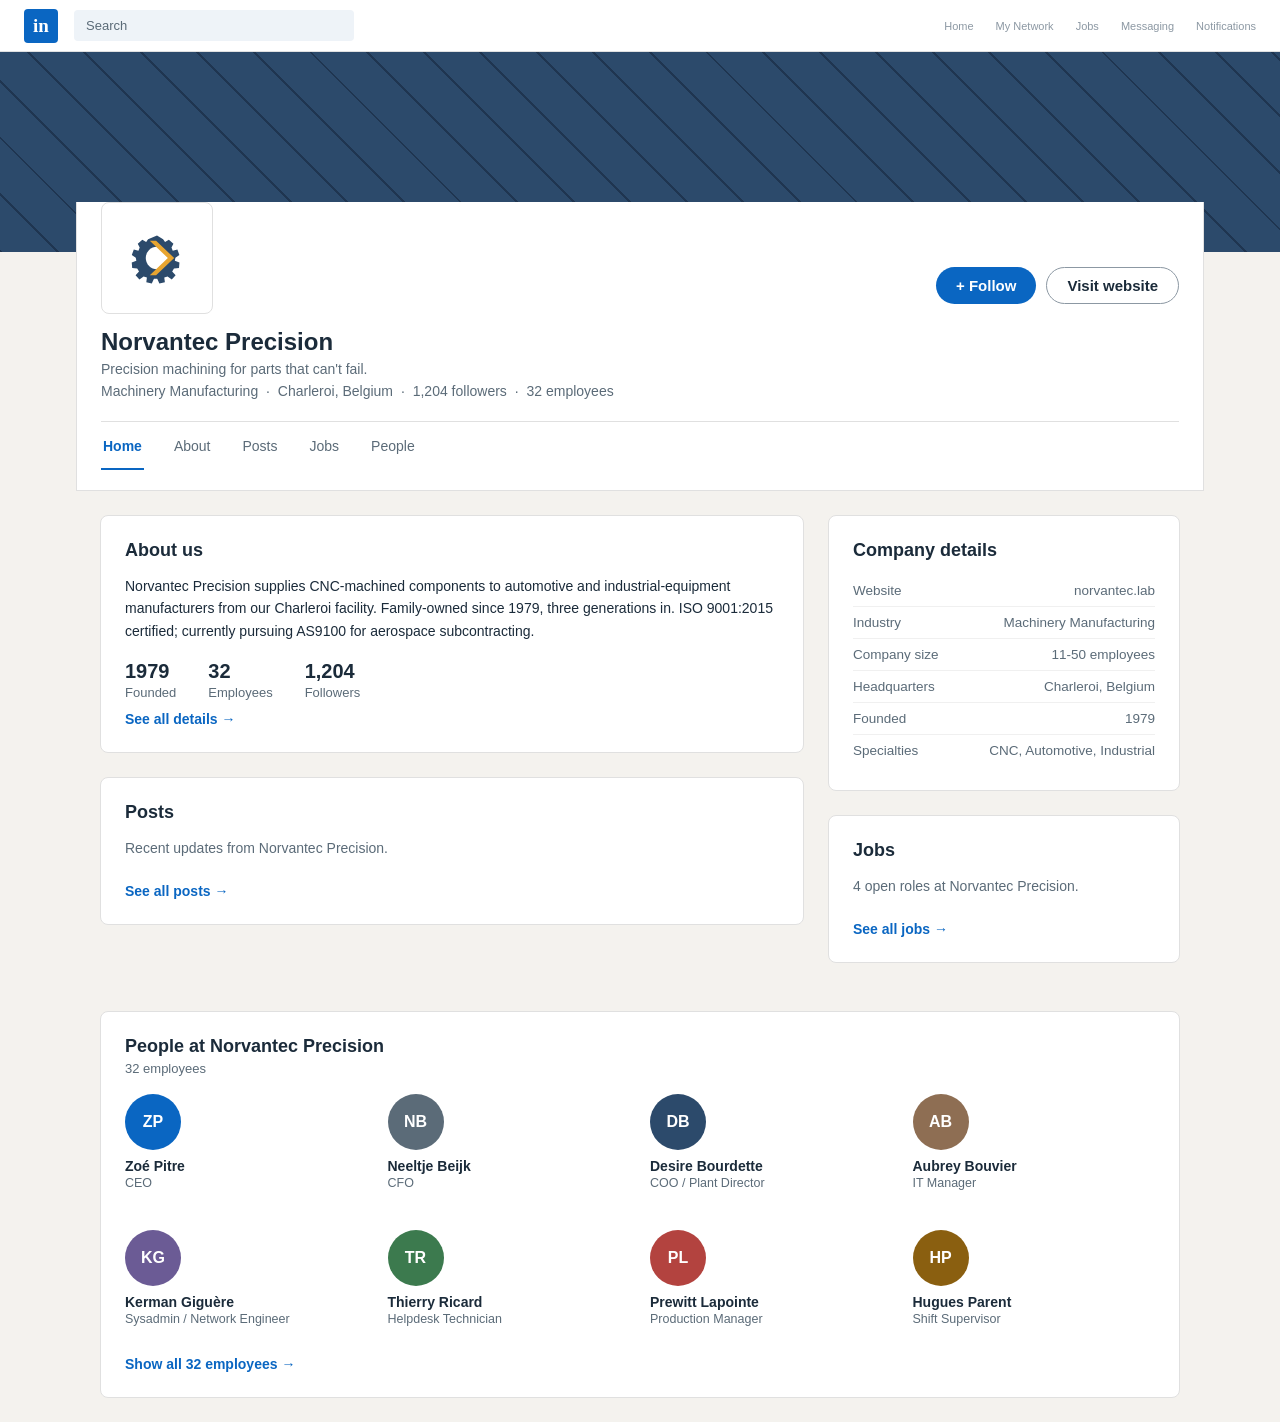
<file: services/web01/html/en/linkedin/index.html>
<!DOCTYPE html>
<html lang="en">
<head>
<meta charset="UTF-8">
<meta name="viewport" content="width=device-width, initial-scale=1">
<title>Home | Norvantec Precision | LinkedIn</title>
<link rel="stylesheet" href="style.css">
</head>
<body>

<div class="topnav">
  <div class="topnav-left">
    <a href="index.html" class="li-logo">in</a>
    <div class="search-box">Search</div>
  </div>
  <div class="topnav-right">
    <span class="nav-icon">Home</span>
    <span class="nav-icon">My Network</span>
    <span class="nav-icon">Jobs</span>
    <span class="nav-icon">Messaging</span>
    <span class="nav-icon">Notifications</span>
  </div>
</div>

<div class="cover"></div>

<div class="header-card">
  <div class="logo-row">
    <div class="company-logo">
      <svg viewBox="0 0 420 400" xmlns="http://www.w3.org/2000/svg">
        <defs>
          <mask id="hm"><rect width="420" height="400" fill="white"/><circle cx="210" cy="200" r="62" fill="black"/></mask>
        </defs>
        <g mask="url(#hm)">
          <polygon fill="#2C4A6B" points="210.00,76.00 243.80,96.80 254.30,112.24 275.60,98.47 300.82,120.69 290.08,142.40 296.98,159.38 322.65,153.45 333.76,183.22 311.72,197.93 308.58,215.73 334.09,224.18 331.65,255.50 303.85,257.99 293.84,274.19 312.93,294.67 291.65,318.19 268.47,301.57 250.21,308.00 253.58,333.63 223.19,340.92 211.26,314.98 193.21,314.98 181.28,340.92 150.89,333.63 154.26,308.00 136.00,301.57 112.82,318.19 91.54,294.67 110.63,274.19 100.62,257.99 72.82,255.50 70.38,224.18 95.89,215.73 92.75,197.93 70.71,183.22 81.82,153.45 107.49,159.38 114.39,142.40 103.65,120.69 128.87,98.47 150.17,112.24 160.67,96.80 "/>
        </g>
        <polygon fill="#E8A530" points="170,105 270,200 170,295 205,295 305,200 205,105"/>
      </svg>
    </div>
    <div class="header-actions">
      <button class="btn-follow">+ Follow</button>
      <button class="btn-visit">Visit website</button>
    </div>
  </div>
  <div class="company-name">Norvantec Precision</div>
  <div class="company-meta">
    Precision machining for parts that can't fail.<br>
    Machinery Manufacturing <span class="dot">&middot;</span> Charleroi, Belgium <span class="dot">&middot;</span>
    1,204 followers <span class="dot">&middot;</span> 32 employees
  </div>
  <div class="tabs">
    <a href="index.html" class="active">Home</a>
    <a href="about.html">About</a>
    <a href="posts.html">Posts</a>
    <a href="jobs.html">Jobs</a>
    <a href="people.html">People</a>
  </div>
</div>

<div class="body-grid">
  <div>
    <div class="card">
      <h2>About us</h2>
      <p>Norvantec Precision supplies CNC-machined components to automotive and industrial-equipment manufacturers from our Charleroi facility. Family-owned since 1979, three generations in. ISO 9001:2015 certified; currently pursuing AS9100 for aerospace subcontracting.</p>
      <div class="stat-box">
        <div><b>1979</b><span>Founded</span></div>
        <div><b>32</b><span>Employees</span></div>
        <div><b>1,204</b><span>Followers</span></div>
      </div>
      <a class="see-all" href="about.html">See all details &rarr;</a>
    </div>
    <div class="card">
      <h2>Posts</h2>
      <p style="color:var(--grey);">Recent updates from Norvantec Precision.</p>
      <a class="see-all" href="posts.html">See all posts &rarr;</a>
    </div>
  </div>
  <div>
    <div class="card side-card">
      <h2>Company details</h2>
      <ul>
        <li><span>Website</span><span>norvantec.lab</span></li>
        <li><span>Industry</span><span>Machinery Manufacturing</span></li>
        <li><span>Company size</span><span>11-50 employees</span></li>
        <li><span>Headquarters</span><span>Charleroi, Belgium</span></li>
        <li><span>Founded</span><span>1979</span></li>
        <li><span>Specialties</span><span>CNC, Automotive, Industrial</span></li>
      </ul>
    </div>
    <div class="card">
      <h2>Jobs</h2>
      <p style="color:var(--grey);">4 open roles at Norvantec Precision.</p>
      <a class="see-all" href="jobs.html">See all jobs &rarr;</a>
    </div>
  </div>
</div>

<div class="single-col">
  <div class="card">
    <h2>People at Norvantec Precision</h2>
    <div class="people-sub">32 employees</div>
    <div class="people-grid" id="people-grid"></div>
    <a class="see-all" href="people.html">Show all 32 employees &rarr;</a>
  </div>
</div>
<script>
  const people = [["Zoé Pitre", "CEO"], ["Neeltje Beijk", "CFO"], ["Desire Bourdette", "COO / Plant Director"], ["Aubrey Bouvier", "IT Manager"], ["Kerman Giguère", "Sysadmin / Network Engineer"], ["Thierry Ricard", "Helpdesk Technician"], ["Prewitt Lapointe", "Production Manager"], ["Hugues Parent", "Shift Supervisor"]];
  const colors = ['#0A66C2', '#5B6B78', '#2C4A6B', '#8E6E53', '#6B5B95', '#3C7A4E', '#B3433F', '#8a5f10'];
  const grid = document.getElementById("people-grid");
  people.forEach(([name, title], i) => {
    const initials = name.split(" ").map(w => w[0]).slice(0,2).join("").toUpperCase();
    const color = colors[i % colors.length];
    const el = document.createElement("div");
    el.className = "person";
    el.innerHTML = `
      <div class="avatar" style="background:${color}">${initials}</div>
      <b>${name}</b>
      <span>${title}</span>
    `;
    grid.appendChild(el);
  });
</script>
</body>
</html>
</file>
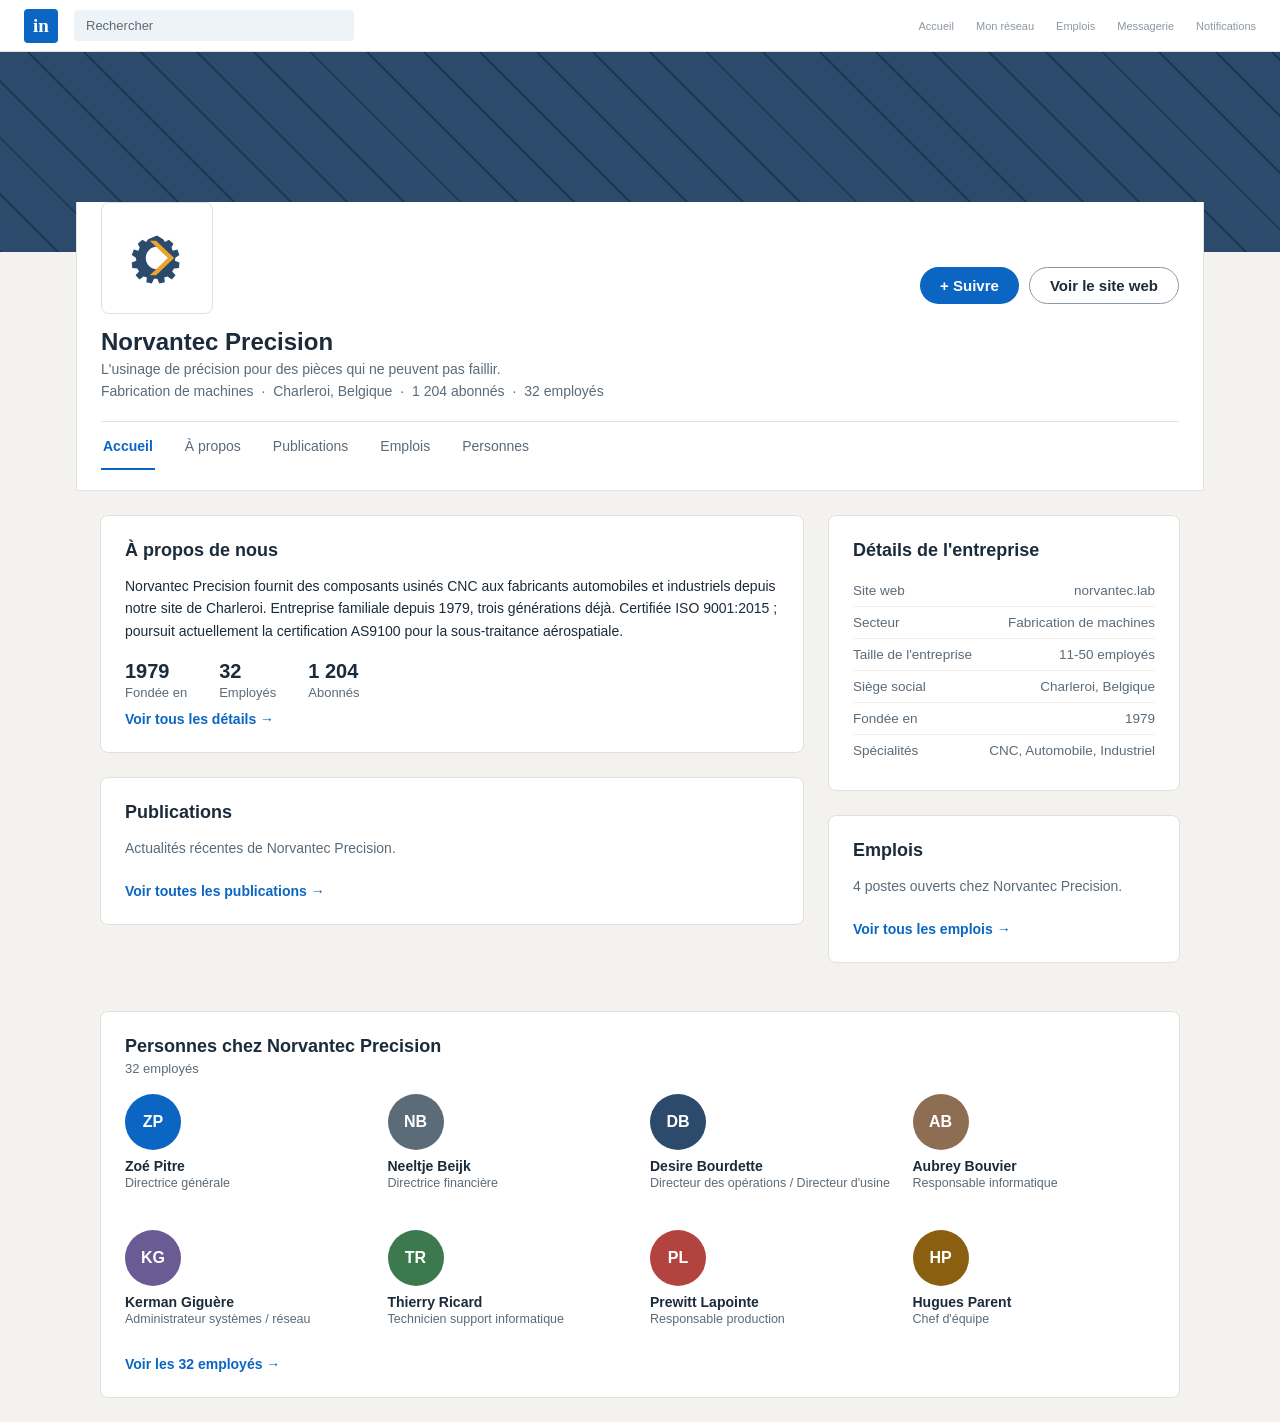
<file: services/web01/html/fr/linkedin/index.html>
<!DOCTYPE html>
<html lang="fr">
<head>
<meta charset="UTF-8">
<meta name="viewport" content="width=device-width, initial-scale=1">
<title>Accueil | Norvantec Precision | LinkedIn</title>
<link rel="stylesheet" href="style.css">
</head>
<body>

<div class="topnav">
  <div class="topnav-left">
    <a href="index.html" class="li-logo">in</a>
    <div class="search-box">Rechercher</div>
  </div>
  <div class="topnav-right">
    <span class="nav-icon">Accueil</span>
    <span class="nav-icon">Mon réseau</span>
    <span class="nav-icon">Emplois</span>
    <span class="nav-icon">Messagerie</span>
    <span class="nav-icon">Notifications</span>
  </div>
</div>

<div class="cover"></div>

<div class="header-card">
  <div class="logo-row">
    <div class="company-logo">
      <svg viewBox="0 0 420 400" xmlns="http://www.w3.org/2000/svg">
        <defs>
          <mask id="hm"><rect width="420" height="400" fill="white"/><circle cx="210" cy="200" r="62" fill="black"/></mask>
        </defs>
        <g mask="url(#hm)">
          <polygon fill="#2C4A6B" points="210.00,76.00 243.80,96.80 254.30,112.24 275.60,98.47 300.82,120.69 290.08,142.40 296.98,159.38 322.65,153.45 333.76,183.22 311.72,197.93 308.58,215.73 334.09,224.18 331.65,255.50 303.85,257.99 293.84,274.19 312.93,294.67 291.65,318.19 268.47,301.57 250.21,308.00 253.58,333.63 223.19,340.92 211.26,314.98 193.21,314.98 181.28,340.92 150.89,333.63 154.26,308.00 136.00,301.57 112.82,318.19 91.54,294.67 110.63,274.19 100.62,257.99 72.82,255.50 70.38,224.18 95.89,215.73 92.75,197.93 70.71,183.22 81.82,153.45 107.49,159.38 114.39,142.40 103.65,120.69 128.87,98.47 150.17,112.24 160.67,96.80 "/>
        </g>
        <polygon fill="#E8A530" points="170,105 270,200 170,295 205,295 305,200 205,105"/>
      </svg>
    </div>
    <div class="header-actions">
      <button class="btn-follow">+ Suivre</button>
      <button class="btn-visit">Voir le site web</button>
    </div>
  </div>
  <div class="company-name">Norvantec Precision</div>
  <div class="company-meta">
    L'usinage de précision pour des pièces qui ne peuvent pas faillir.<br>
    Fabrication de machines <span class="dot">&middot;</span> Charleroi, Belgique <span class="dot">&middot;</span>
    1 204 abonnés <span class="dot">&middot;</span> 32 employés
  </div>
  <div class="tabs">
    <a href="index.html" class="active">Accueil</a>
    <a href="about.html">À propos</a>
    <a href="posts.html">Publications</a>
    <a href="jobs.html">Emplois</a>
    <a href="people.html">Personnes</a>
  </div>
</div>

<div class="body-grid">
  <div>
    <div class="card">
      <h2>À propos de nous</h2>
      <p>Norvantec Precision fournit des composants usinés CNC aux fabricants automobiles et industriels depuis notre site de Charleroi. Entreprise familiale depuis 1979, trois générations déjà. Certifiée ISO 9001:2015 ; poursuit actuellement la certification AS9100 pour la sous-traitance aérospatiale.</p>
      <div class="stat-box">
        <div><b>1979</b><span>Fondée en</span></div>
        <div><b>32</b><span>Employés</span></div>
        <div><b>1 204</b><span>Abonnés</span></div>
      </div>
      <a class="see-all" href="about.html">Voir tous les détails &rarr;</a>
    </div>
    <div class="card">
      <h2>Publications</h2>
      <p style="color:var(--grey);">Actualités récentes de Norvantec Precision.</p>
      <a class="see-all" href="posts.html">Voir toutes les publications &rarr;</a>
    </div>
  </div>
  <div>
    <div class="card side-card">
      <h2>Détails de l'entreprise</h2>
      <ul>
        <li><span>Site web</span><span>norvantec.lab</span></li>
        <li><span>Secteur</span><span>Fabrication de machines</span></li>
        <li><span>Taille de l'entreprise</span><span>11-50 employés</span></li>
        <li><span>Siège social</span><span>Charleroi, Belgique</span></li>
        <li><span>Fondée en</span><span>1979</span></li>
        <li><span>Spécialités</span><span>CNC, Automobile, Industriel</span></li>
      </ul>
    </div>
    <div class="card">
      <h2>Emplois</h2>
      <p style="color:var(--grey);">4 postes ouverts chez Norvantec Precision.</p>
      <a class="see-all" href="jobs.html">Voir tous les emplois &rarr;</a>
    </div>
  </div>
</div>

<div class="single-col">
  <div class="card">
    <h2>Personnes chez Norvantec Precision</h2>
    <div class="people-sub">32 employés</div>
    <div class="people-grid" id="people-grid"></div>
    <a class="see-all" href="people.html">Voir les 32 employés &rarr;</a>
  </div>
</div>
<script>
  const people = [["Zoé Pitre", "Directrice générale"], ["Neeltje Beijk", "Directrice financière"], ["Desire Bourdette", "Directeur des opérations / Directeur d'usine"], ["Aubrey Bouvier", "Responsable informatique"], ["Kerman Giguère", "Administrateur systèmes / réseau"], ["Thierry Ricard", "Technicien support informatique"], ["Prewitt Lapointe", "Responsable production"], ["Hugues Parent", "Chef d'équipe"]];
  const colors = ['#0A66C2', '#5B6B78', '#2C4A6B', '#8E6E53', '#6B5B95', '#3C7A4E', '#B3433F', '#8a5f10'];
  const grid = document.getElementById("people-grid");
  people.forEach(([name, title], i) => {
    const initials = name.split(" ").map(w => w[0]).slice(0,2).join("").toUpperCase();
    const color = colors[i % colors.length];
    const el = document.createElement("div");
    el.className = "person";
    el.innerHTML = `
      <div class="avatar" style="background:${color}">${initials}</div>
      <b>${name}</b>
      <span>${title}</span>
    `;
    grid.appendChild(el);
  });
</script>
</body>
</html>
</file>
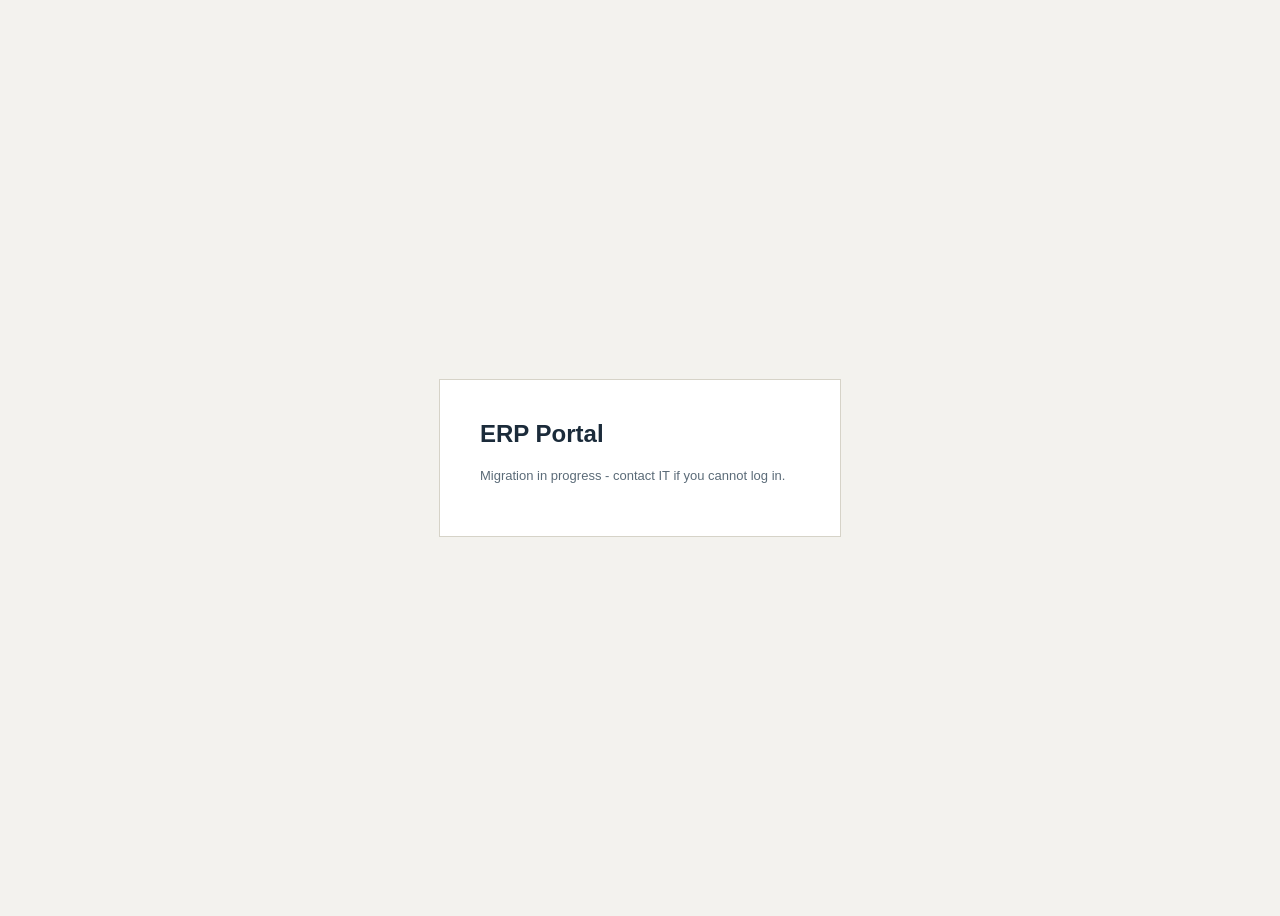
<file: services/erp-new/placeholder.html>
<!DOCTYPE html>
<html lang="en">
<head><meta charset="UTF-8"><title>Norvantec ERP - Sign in</title></head>
<body style="font-family:Arial,sans-serif;background:#F3F2EE;display:flex;height:100vh;align-items:center;justify-content:center;">
  <div style="background:#fff;border:1px solid #D6D3C8;padding:40px;width:320px;">
    <h2 style="margin:0 0 20px;color:#1B2B3A;">ERP Portal</h2>
    <p style="color:#5B6B78;font-size:13px;">Migration in progress - contact IT if you cannot log in.</p>
  </div>
</body>
</html>
</file>
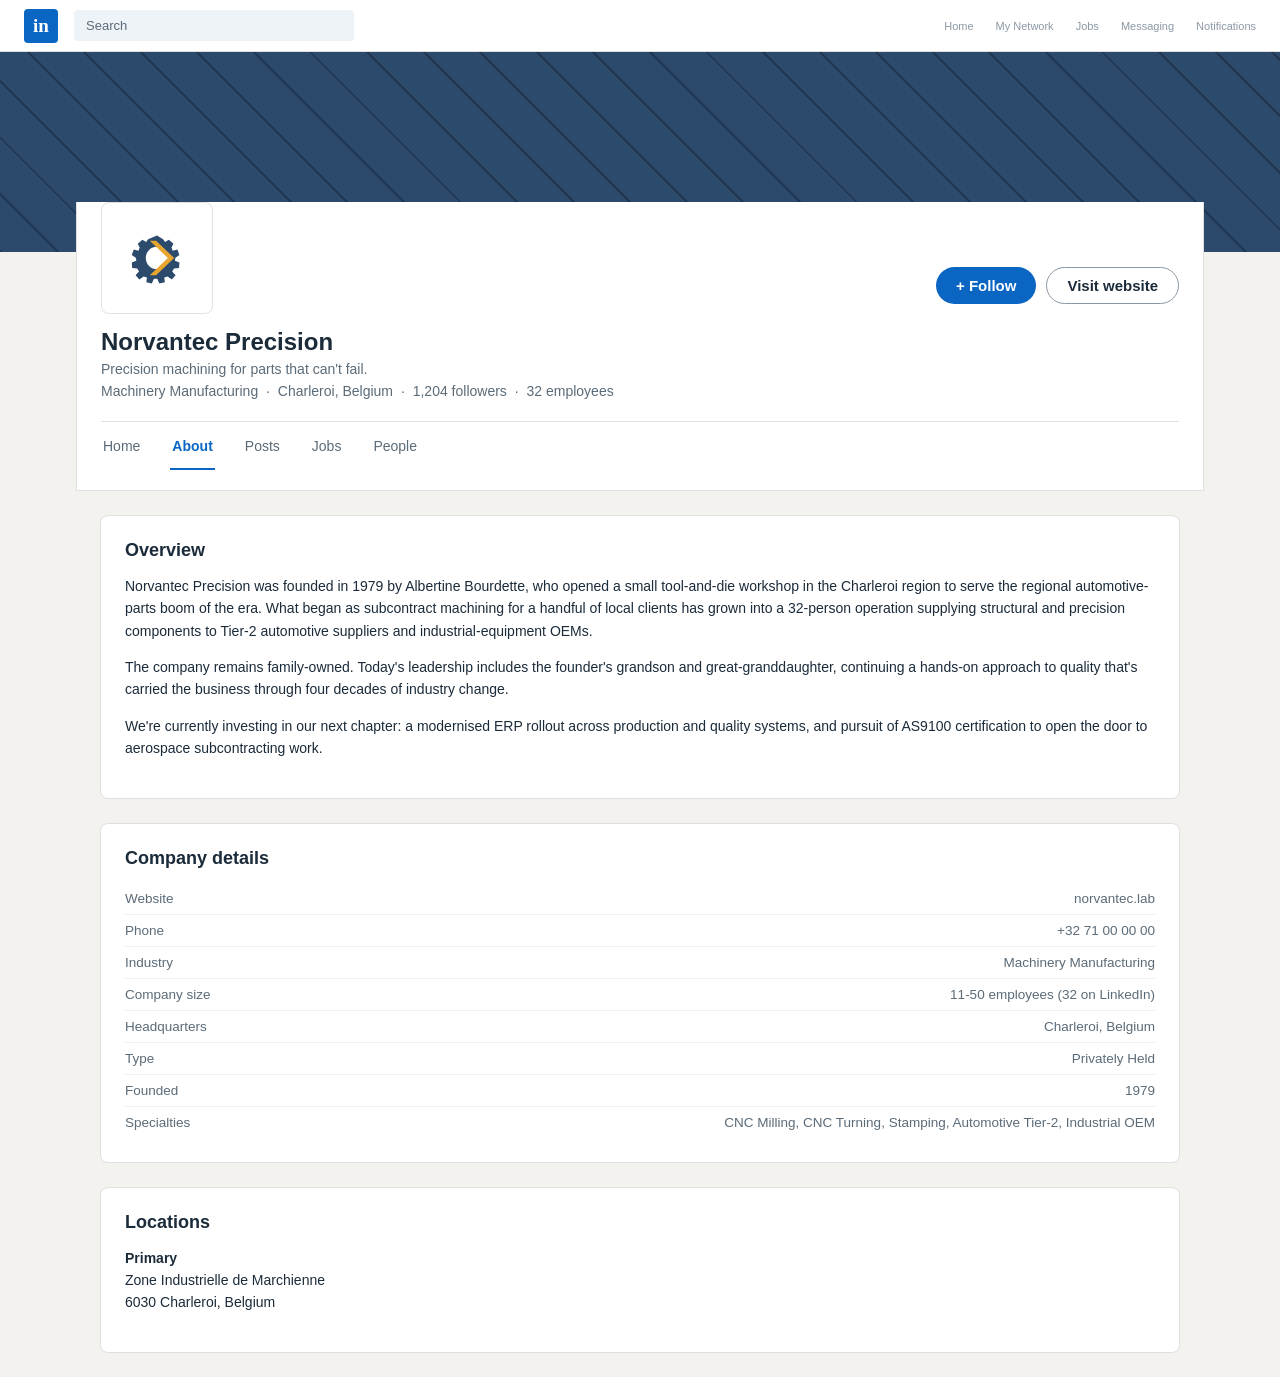
<file: services/web01/html/en/linkedin/about.html>
<!DOCTYPE html>
<html lang="en">
<head>
<meta charset="UTF-8">
<meta name="viewport" content="width=device-width, initial-scale=1">
<title>About | Norvantec Precision | LinkedIn</title>
<link rel="stylesheet" href="style.css">
</head>
<body>

<div class="topnav">
  <div class="topnav-left">
    <a href="index.html" class="li-logo">in</a>
    <div class="search-box">Search</div>
  </div>
  <div class="topnav-right">
    <span class="nav-icon">Home</span>
    <span class="nav-icon">My Network</span>
    <span class="nav-icon">Jobs</span>
    <span class="nav-icon">Messaging</span>
    <span class="nav-icon">Notifications</span>
  </div>
</div>

<div class="cover"></div>

<div class="header-card">
  <div class="logo-row">
    <div class="company-logo">
      <svg viewBox="0 0 420 400" xmlns="http://www.w3.org/2000/svg">
        <defs>
          <mask id="hm"><rect width="420" height="400" fill="white"/><circle cx="210" cy="200" r="62" fill="black"/></mask>
        </defs>
        <g mask="url(#hm)">
          <polygon fill="#2C4A6B" points="210.00,76.00 243.80,96.80 254.30,112.24 275.60,98.47 300.82,120.69 290.08,142.40 296.98,159.38 322.65,153.45 333.76,183.22 311.72,197.93 308.58,215.73 334.09,224.18 331.65,255.50 303.85,257.99 293.84,274.19 312.93,294.67 291.65,318.19 268.47,301.57 250.21,308.00 253.58,333.63 223.19,340.92 211.26,314.98 193.21,314.98 181.28,340.92 150.89,333.63 154.26,308.00 136.00,301.57 112.82,318.19 91.54,294.67 110.63,274.19 100.62,257.99 72.82,255.50 70.38,224.18 95.89,215.73 92.75,197.93 70.71,183.22 81.82,153.45 107.49,159.38 114.39,142.40 103.65,120.69 128.87,98.47 150.17,112.24 160.67,96.80 "/>
        </g>
        <polygon fill="#E8A530" points="170,105 270,200 170,295 205,295 305,200 205,105"/>
      </svg>
    </div>
    <div class="header-actions">
      <button class="btn-follow">+ Follow</button>
      <button class="btn-visit">Visit website</button>
    </div>
  </div>
  <div class="company-name">Norvantec Precision</div>
  <div class="company-meta">
    Precision machining for parts that can't fail.<br>
    Machinery Manufacturing <span class="dot">&middot;</span> Charleroi, Belgium <span class="dot">&middot;</span>
    1,204 followers <span class="dot">&middot;</span> 32 employees
  </div>
  <div class="tabs">
    <a href="index.html">Home</a>
    <a href="about.html" class="active">About</a>
    <a href="posts.html">Posts</a>
    <a href="jobs.html">Jobs</a>
    <a href="people.html">People</a>
  </div>
</div>

<div class="single-col">
  <div class="card">
    <h2>Overview</h2>
    <p>Norvantec Precision was founded in 1979 by Albertine Bourdette, who opened a small tool-and-die workshop in the Charleroi region to serve the regional automotive-parts boom of the era. What began as subcontract machining for a handful of local clients has grown into a 32-person operation supplying structural and precision components to Tier-2 automotive suppliers and industrial-equipment OEMs.</p>
    <p>The company remains family-owned. Today's leadership includes the founder's grandson and great-granddaughter, continuing a hands-on approach to quality that's carried the business through four decades of industry change.</p>
    <p>We're currently investing in our next chapter: a modernised ERP rollout across production and quality systems, and pursuit of AS9100 certification to open the door to aerospace subcontracting work.</p>
  </div>
  <div class="card side-card">
    <h2>Company details</h2>
    <ul>
      <li><span>Website</span><span>norvantec.lab</span></li>
      <li><span>Phone</span><span>+32 71 00 00 00</span></li>
      <li><span>Industry</span><span>Machinery Manufacturing</span></li>
      <li><span>Company size</span><span>11-50 employees (32 on LinkedIn)</span></li>
      <li><span>Headquarters</span><span>Charleroi, Belgium</span></li>
      <li><span>Type</span><span>Privately Held</span></li>
      <li><span>Founded</span><span>1979</span></li>
      <li><span>Specialties</span><span>CNC Milling, CNC Turning, Stamping, Automotive Tier-2, Industrial OEM</span></li>
    </ul>
  </div>
  <div class="card">
    <h2>Locations</h2>
    <p><b>Primary</b><br>Zone Industrielle de Marchienne<br>6030 Charleroi, Belgium</p>
  </div>
</div>

</body>
</html>
</file>
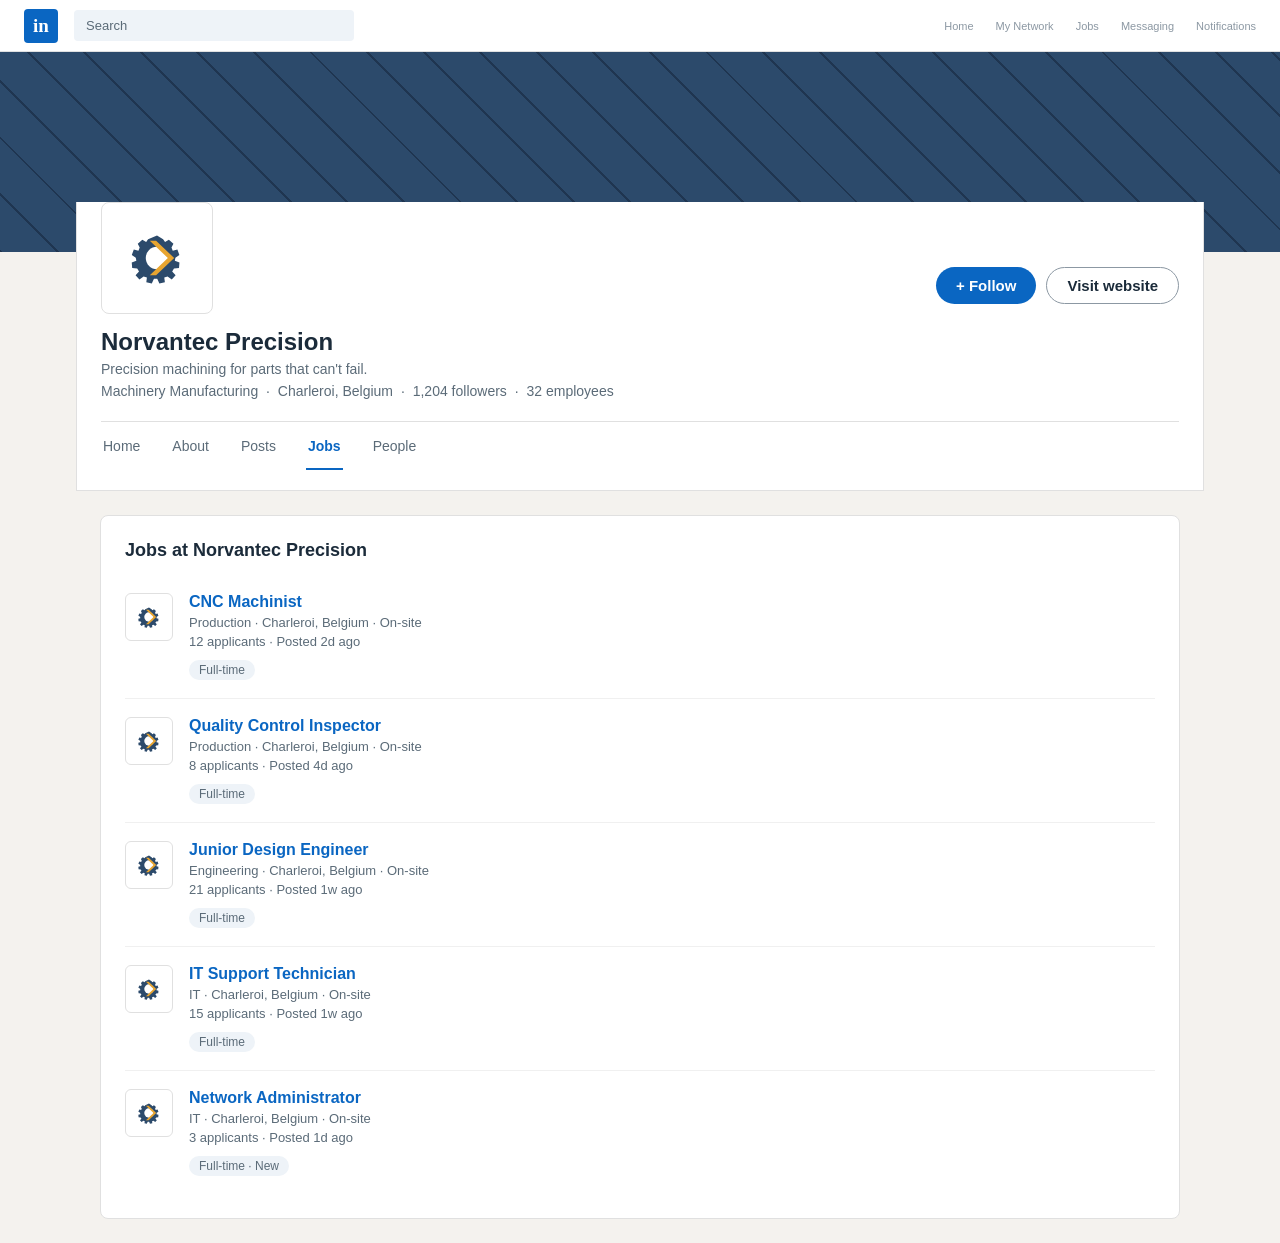
<file: services/web01/html/en/linkedin/jobs.html>
<!DOCTYPE html>
<html lang="en">
<head>
<meta charset="UTF-8">
<meta name="viewport" content="width=device-width, initial-scale=1">
<title>Jobs | Norvantec Precision | LinkedIn</title>
<link rel="stylesheet" href="style.css">
</head>
<body>

<div class="topnav">
  <div class="topnav-left">
    <a href="index.html" class="li-logo">in</a>
    <div class="search-box">Search</div>
  </div>
  <div class="topnav-right">
    <span class="nav-icon">Home</span>
    <span class="nav-icon">My Network</span>
    <span class="nav-icon">Jobs</span>
    <span class="nav-icon">Messaging</span>
    <span class="nav-icon">Notifications</span>
  </div>
</div>

<div class="cover"></div>

<div class="header-card">
  <div class="logo-row">
    <div class="company-logo">
      <svg viewBox="0 0 420 400" xmlns="http://www.w3.org/2000/svg">
        <defs>
          <mask id="hm"><rect width="420" height="400" fill="white"/><circle cx="210" cy="200" r="62" fill="black"/></mask>
        </defs>
        <g mask="url(#hm)">
          <polygon fill="#2C4A6B" points="210.00,76.00 243.80,96.80 254.30,112.24 275.60,98.47 300.82,120.69 290.08,142.40 296.98,159.38 322.65,153.45 333.76,183.22 311.72,197.93 308.58,215.73 334.09,224.18 331.65,255.50 303.85,257.99 293.84,274.19 312.93,294.67 291.65,318.19 268.47,301.57 250.21,308.00 253.58,333.63 223.19,340.92 211.26,314.98 193.21,314.98 181.28,340.92 150.89,333.63 154.26,308.00 136.00,301.57 112.82,318.19 91.54,294.67 110.63,274.19 100.62,257.99 72.82,255.50 70.38,224.18 95.89,215.73 92.75,197.93 70.71,183.22 81.82,153.45 107.49,159.38 114.39,142.40 103.65,120.69 128.87,98.47 150.17,112.24 160.67,96.80 "/>
        </g>
        <polygon fill="#E8A530" points="170,105 270,200 170,295 205,295 305,200 205,105"/>
      </svg>
    </div>
    <div class="header-actions">
      <button class="btn-follow">+ Follow</button>
      <button class="btn-visit">Visit website</button>
    </div>
  </div>
  <div class="company-name">Norvantec Precision</div>
  <div class="company-meta">
    Precision machining for parts that can't fail.<br>
    Machinery Manufacturing <span class="dot">&middot;</span> Charleroi, Belgium <span class="dot">&middot;</span>
    1,204 followers <span class="dot">&middot;</span> 32 employees
  </div>
  <div class="tabs">
    <a href="index.html">Home</a>
    <a href="about.html">About</a>
    <a href="posts.html">Posts</a>
    <a href="jobs.html" class="active">Jobs</a>
    <a href="people.html">People</a>
  </div>
</div>

<div class="single-col">
  <div class="card">
    <h2>Jobs at Norvantec Precision</h2>
  <div class="job-card">
    <div class="job-logo"><svg viewBox="0 0 420 400" xmlns="http://www.w3.org/2000/svg">
        <defs>
          <mask id="hm"><rect width="420" height="400" fill="white"/><circle cx="210" cy="200" r="62" fill="black"/></mask>
        </defs>
        <g mask="url(#hm)">
          <polygon fill="#2C4A6B" points="210.00,76.00 243.80,96.80 254.30,112.24 275.60,98.47 300.82,120.69 290.08,142.40 296.98,159.38 322.65,153.45 333.76,183.22 311.72,197.93 308.58,215.73 334.09,224.18 331.65,255.50 303.85,257.99 293.84,274.19 312.93,294.67 291.65,318.19 268.47,301.57 250.21,308.00 253.58,333.63 223.19,340.92 211.26,314.98 193.21,314.98 181.28,340.92 150.89,333.63 154.26,308.00 136.00,301.57 112.82,318.19 91.54,294.67 110.63,274.19 100.62,257.99 72.82,255.50 70.38,224.18 95.89,215.73 92.75,197.93 70.71,183.22 81.82,153.45 107.49,159.38 114.39,142.40 103.65,120.69 128.87,98.47 150.17,112.24 160.67,96.80 "/>
        </g>
        <polygon fill="#E8A530" points="170,105 270,200 170,295 205,295 305,200 205,105"/>
      </svg></div>
    <div style="flex:1;">
      <div class="job-title">CNC Machinist</div>
      <div class="job-meta">Production &middot; Charleroi, Belgium &middot; On-site<br>12 applicants &middot; Posted 2d ago</div>
      <div class="job-tags"><span class="job-tag">Full-time</span></div>
    </div>
  </div>
  <div class="job-card">
    <div class="job-logo"><svg viewBox="0 0 420 400" xmlns="http://www.w3.org/2000/svg">
        <defs>
          <mask id="hm"><rect width="420" height="400" fill="white"/><circle cx="210" cy="200" r="62" fill="black"/></mask>
        </defs>
        <g mask="url(#hm)">
          <polygon fill="#2C4A6B" points="210.00,76.00 243.80,96.80 254.30,112.24 275.60,98.47 300.82,120.69 290.08,142.40 296.98,159.38 322.65,153.45 333.76,183.22 311.72,197.93 308.58,215.73 334.09,224.18 331.65,255.50 303.85,257.99 293.84,274.19 312.93,294.67 291.65,318.19 268.47,301.57 250.21,308.00 253.58,333.63 223.19,340.92 211.26,314.98 193.21,314.98 181.28,340.92 150.89,333.63 154.26,308.00 136.00,301.57 112.82,318.19 91.54,294.67 110.63,274.19 100.62,257.99 72.82,255.50 70.38,224.18 95.89,215.73 92.75,197.93 70.71,183.22 81.82,153.45 107.49,159.38 114.39,142.40 103.65,120.69 128.87,98.47 150.17,112.24 160.67,96.80 "/>
        </g>
        <polygon fill="#E8A530" points="170,105 270,200 170,295 205,295 305,200 205,105"/>
      </svg></div>
    <div style="flex:1;">
      <div class="job-title">Quality Control Inspector</div>
      <div class="job-meta">Production &middot; Charleroi, Belgium &middot; On-site<br>8 applicants &middot; Posted 4d ago</div>
      <div class="job-tags"><span class="job-tag">Full-time</span></div>
    </div>
  </div>
  <div class="job-card">
    <div class="job-logo"><svg viewBox="0 0 420 400" xmlns="http://www.w3.org/2000/svg">
        <defs>
          <mask id="hm"><rect width="420" height="400" fill="white"/><circle cx="210" cy="200" r="62" fill="black"/></mask>
        </defs>
        <g mask="url(#hm)">
          <polygon fill="#2C4A6B" points="210.00,76.00 243.80,96.80 254.30,112.24 275.60,98.47 300.82,120.69 290.08,142.40 296.98,159.38 322.65,153.45 333.76,183.22 311.72,197.93 308.58,215.73 334.09,224.18 331.65,255.50 303.85,257.99 293.84,274.19 312.93,294.67 291.65,318.19 268.47,301.57 250.21,308.00 253.58,333.63 223.19,340.92 211.26,314.98 193.21,314.98 181.28,340.92 150.89,333.63 154.26,308.00 136.00,301.57 112.82,318.19 91.54,294.67 110.63,274.19 100.62,257.99 72.82,255.50 70.38,224.18 95.89,215.73 92.75,197.93 70.71,183.22 81.82,153.45 107.49,159.38 114.39,142.40 103.65,120.69 128.87,98.47 150.17,112.24 160.67,96.80 "/>
        </g>
        <polygon fill="#E8A530" points="170,105 270,200 170,295 205,295 305,200 205,105"/>
      </svg></div>
    <div style="flex:1;">
      <div class="job-title">Junior Design Engineer</div>
      <div class="job-meta">Engineering &middot; Charleroi, Belgium &middot; On-site<br>21 applicants &middot; Posted 1w ago</div>
      <div class="job-tags"><span class="job-tag">Full-time</span></div>
    </div>
  </div>
  <div class="job-card">
    <div class="job-logo"><svg viewBox="0 0 420 400" xmlns="http://www.w3.org/2000/svg">
        <defs>
          <mask id="hm"><rect width="420" height="400" fill="white"/><circle cx="210" cy="200" r="62" fill="black"/></mask>
        </defs>
        <g mask="url(#hm)">
          <polygon fill="#2C4A6B" points="210.00,76.00 243.80,96.80 254.30,112.24 275.60,98.47 300.82,120.69 290.08,142.40 296.98,159.38 322.65,153.45 333.76,183.22 311.72,197.93 308.58,215.73 334.09,224.18 331.65,255.50 303.85,257.99 293.84,274.19 312.93,294.67 291.65,318.19 268.47,301.57 250.21,308.00 253.58,333.63 223.19,340.92 211.26,314.98 193.21,314.98 181.28,340.92 150.89,333.63 154.26,308.00 136.00,301.57 112.82,318.19 91.54,294.67 110.63,274.19 100.62,257.99 72.82,255.50 70.38,224.18 95.89,215.73 92.75,197.93 70.71,183.22 81.82,153.45 107.49,159.38 114.39,142.40 103.65,120.69 128.87,98.47 150.17,112.24 160.67,96.80 "/>
        </g>
        <polygon fill="#E8A530" points="170,105 270,200 170,295 205,295 305,200 205,105"/>
      </svg></div>
    <div style="flex:1;">
      <div class="job-title">IT Support Technician</div>
      <div class="job-meta">IT &middot; Charleroi, Belgium &middot; On-site<br>15 applicants &middot; Posted 1w ago</div>
      <div class="job-tags"><span class="job-tag">Full-time</span></div>
    </div>
  </div>
  <div class="job-card">
    <div class="job-logo"><svg viewBox="0 0 420 400" xmlns="http://www.w3.org/2000/svg">
        <defs>
          <mask id="hm"><rect width="420" height="400" fill="white"/><circle cx="210" cy="200" r="62" fill="black"/></mask>
        </defs>
        <g mask="url(#hm)">
          <polygon fill="#2C4A6B" points="210.00,76.00 243.80,96.80 254.30,112.24 275.60,98.47 300.82,120.69 290.08,142.40 296.98,159.38 322.65,153.45 333.76,183.22 311.72,197.93 308.58,215.73 334.09,224.18 331.65,255.50 303.85,257.99 293.84,274.19 312.93,294.67 291.65,318.19 268.47,301.57 250.21,308.00 253.58,333.63 223.19,340.92 211.26,314.98 193.21,314.98 181.28,340.92 150.89,333.63 154.26,308.00 136.00,301.57 112.82,318.19 91.54,294.67 110.63,274.19 100.62,257.99 72.82,255.50 70.38,224.18 95.89,215.73 92.75,197.93 70.71,183.22 81.82,153.45 107.49,159.38 114.39,142.40 103.65,120.69 128.87,98.47 150.17,112.24 160.67,96.80 "/>
        </g>
        <polygon fill="#E8A530" points="170,105 270,200 170,295 205,295 305,200 205,105"/>
      </svg></div>
    <div style="flex:1;">
      <div class="job-title">Network Administrator</div>
      <div class="job-meta">IT &middot; Charleroi, Belgium &middot; On-site<br>3 applicants &middot; Posted 1d ago</div>
      <div class="job-tags"><span class="job-tag">Full-time &middot; New</span></div>
    </div>
  </div>
  </div>
</div>

</body>
</html>
</file>
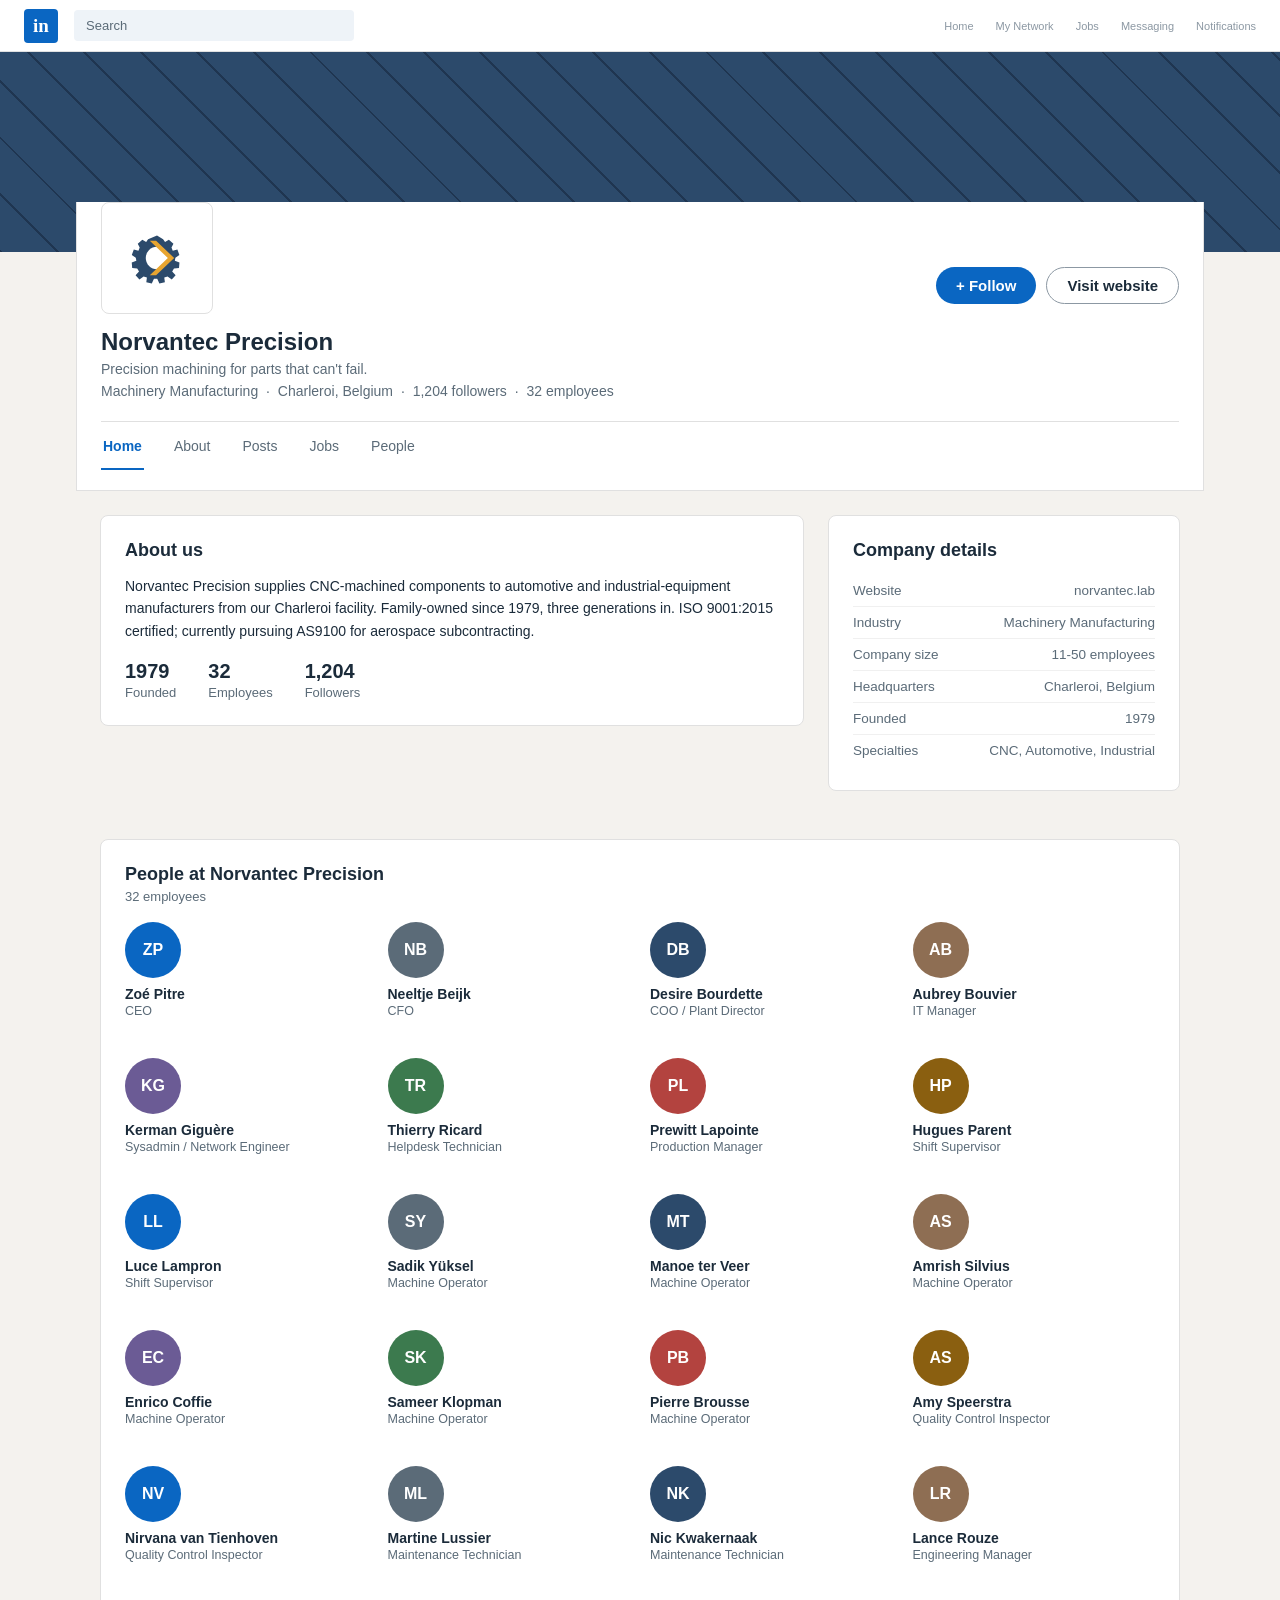
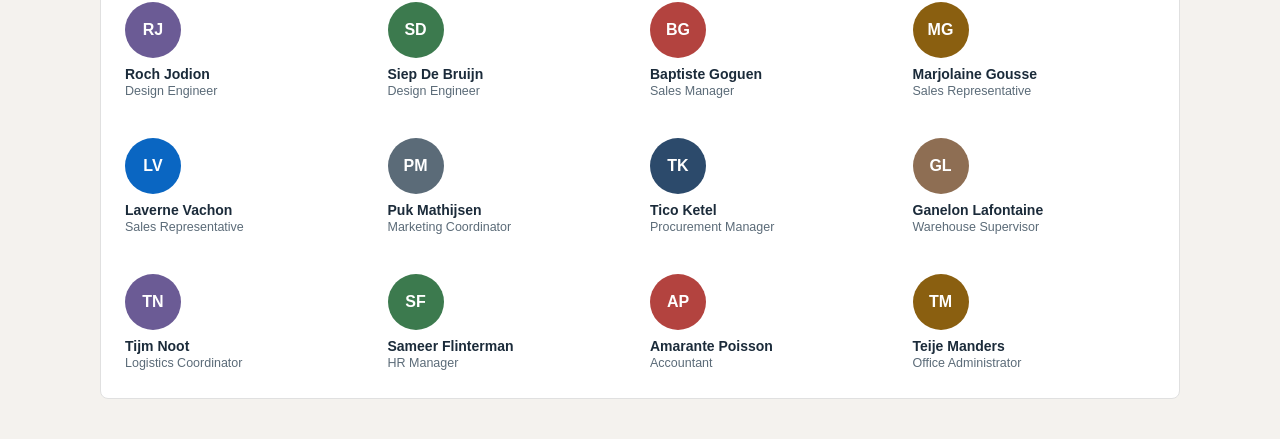
<file: services/web01/html/en/linkedin/linkedin.html>
<!DOCTYPE html>
<html lang="en">
<head>
<meta charset="UTF-8">
<meta name="viewport" content="width=device-width, initial-scale=1">
<title>Norvantec Precision | LinkedIn</title>
<style>
  :root{
    --li-blue:#0A66C2;
    --li-blue-dark:#004182;
    --ink:#1B2B3A;
    --grey:#5B6B78;
    --grey-light:#8C98A3;
    --line:#E0E0E0;
    --bg:#F4F2EE;
    --amber:#E8A530;
  }
  *{box-sizing:border-box;}
  body{
    margin:0;
    background:var(--bg);
    color:var(--ink);
    font-family:-apple-system,BlinkMacSystemFont,"Segoe UI",Roboto,Helvetica,Arial,sans-serif;
  }
  a{color:inherit;text-decoration:none;}

  /* ---------- Top nav (chrome only, decorative) ---------- */
  .topnav{
    background:#fff;border-bottom:1px solid var(--line);
    display:flex;align-items:center;justify-content:space-between;
    padding:0 24px;height:52px;position:sticky;top:0;z-index:50;
  }
  .topnav-left{display:flex;align-items:center;gap:16px;}
  .li-logo{
    width:34px;height:34px;background:var(--li-blue);border-radius:4px;
    display:flex;align-items:center;justify-content:center;color:#fff;
    font-weight:800;font-size:19px;font-family:Georgia,serif;
  }
  .search-box{
    background:#EEF3F8;border-radius:4px;padding:8px 12px;font-size:13px;
    color:var(--grey);width:280px;
  }
  .topnav-right{display:flex;gap:22px;align-items:center;}
  .nav-icon{font-size:11px;color:var(--grey-light);text-align:center;}

  /* ---------- Cover + header ---------- */
  .cover{
    height:200px;width:100%;
    background:
      repeating-linear-gradient(45deg, #1F3550 0 2px, #2C4A6B 2px 40px);
  }
  .header-card{
    background:#fff;max-width:1128px;margin:0 auto;padding:0 24px 20px;
    border:1px solid var(--line);border-top:none;
  }
  .logo-row{display:flex;align-items:flex-end;gap:20px;margin-top:-50px;}
  .company-logo{
    width:112px;height:112px;background:#fff;border-radius:8px;border:1px solid var(--line);
    display:flex;align-items:center;justify-content:center;flex-shrink:0;
  }
  .company-logo svg{width:76px;height:76px;}
  .header-actions{margin-left:auto;display:flex;gap:10px;padding-bottom:10px;}
  .btn-follow{
    background:var(--li-blue);color:#fff;border:none;border-radius:20px;
    padding:9px 20px;font-size:15px;font-weight:600;cursor:default;
  }
  .btn-visit{
    background:#fff;color:var(--ink);border:1px solid var(--grey-light);border-radius:20px;
    padding:9px 20px;font-size:15px;font-weight:600;cursor:default;
  }
  .company-name{font-size:24px;font-weight:700;margin:14px 0 2px;}
  .company-meta{color:var(--grey);font-size:14px;line-height:1.6;}
  .company-meta .dot{margin:0 4px;}
  .tabs{
    display:flex;gap:28px;margin-top:18px;border-top:1px solid var(--line);
    padding-top:2px;font-size:14px;color:var(--grey);
  }
  .tabs a{padding:14px 2px;display:inline-block;}
  .tabs a.active{color:var(--li-blue);border-bottom:2px solid var(--li-blue);font-weight:600;}

  /* ---------- Body ---------- */
  .body-grid{
    max-width:1128px;margin:24px auto;display:grid;
    grid-template-columns:2fr 1fr;gap:24px;padding:0 24px;
  }
  .card{background:#fff;border:1px solid var(--line);border-radius:8px;padding:24px;margin-bottom:24px;}
  .card h2{font-size:18px;margin:0 0 14px;}
  .card p{font-size:14px;color:var(--ink);line-height:1.6;}
  .stat-box{display:flex;gap:32px;margin-top:18px;}
  .stat-box div b{display:block;font-size:20px;}
  .stat-box div span{font-size:13px;color:var(--grey);}

  .side-card ul{list-style:none;margin:0;padding:0;font-size:13.5px;color:var(--grey);}
  .side-card li{display:flex;justify-content:space-between;padding:8px 0;border-bottom:1px solid #F0F0F0;}
  .side-card li:last-child{border-bottom:none;}

  /* ---------- People grid ---------- */
  .people-card{max-width:1128px;margin:0 auto 40px;padding:0 24px;}
  .people-card .card{padding:24px 24px 8px;}
  .people-sub{font-size:13px;color:var(--grey);margin:-10px 0 18px;}
  .people-grid{
    display:grid;grid-template-columns:repeat(4,1fr);gap:20px;
  }
  .person{padding-bottom:20px;}
  .avatar{
    width:56px;height:56px;border-radius:50%;display:flex;align-items:center;justify-content:center;
    color:#fff;font-weight:600;font-size:16px;margin-bottom:8px;
  }
  .person b{display:block;font-size:14px;font-weight:600;}
  .person span{display:block;font-size:12.5px;color:var(--grey);margin-top:2px;}

  @media (max-width:860px){
    .body-grid{grid-template-columns:1fr;}
    .people-grid{grid-template-columns:repeat(2,1fr);}
    .search-box{display:none;}
  }
</style>
</head>
<body>

<div class="topnav">
  <div class="topnav-left">
    <div class="li-logo">in</div>
    <div class="search-box">Search</div>
  </div>
  <div class="topnav-right">
    <span class="nav-icon">Home</span>
    <span class="nav-icon">My Network</span>
    <span class="nav-icon">Jobs</span>
    <span class="nav-icon">Messaging</span>
    <span class="nav-icon">Notifications</span>
  </div>
</div>

<div class="cover"></div>

<div class="header-card">
  <div class="logo-row">
    <div class="company-logo">
      <svg viewBox="0 0 420 400" xmlns="http://www.w3.org/2000/svg">
        <defs>
          <mask id="hm"><rect width="420" height="400" fill="white"/><circle cx="210" cy="200" r="62" fill="black"/></mask>
        </defs>
        <g mask="url(#hm)">
          <polygon fill="#2C4A6B" points="210.00,76.00 243.80,96.80 254.30,112.24 275.60,98.47 300.82,120.69 290.08,142.40 296.98,159.38 322.65,153.45 333.76,183.22 311.72,197.93 308.58,215.73 334.09,224.18 331.65,255.50 303.85,257.99 293.84,274.19 312.93,294.67 291.65,318.19 268.47,301.57 250.21,308.00 253.58,333.63 223.19,340.92 211.26,314.98 193.21,314.98 181.28,340.92 150.89,333.63 154.26,308.00 136.00,301.57 112.82,318.19 91.54,294.67 110.63,274.19 100.62,257.99 72.82,255.50 70.38,224.18 95.89,215.73 92.75,197.93 70.71,183.22 81.82,153.45 107.49,159.38 114.39,142.40 103.65,120.69 128.87,98.47 150.17,112.24 160.67,96.80 "/>
        </g>
        <polygon fill="#E8A530" points="170,105 270,200 170,295 205,295 305,200 205,105"/>
      </svg>
    </div>
    <div class="header-actions">
      <button class="btn-follow">+ Follow</button>
      <button class="btn-visit">Visit website</button>
    </div>
  </div>
  <div class="company-name">Norvantec Precision</div>
  <div class="company-meta">
    Precision machining for parts that can't fail.<br>
    Machinery Manufacturing <span class="dot">&middot;</span> Charleroi, Belgium <span class="dot">&middot;</span>
    1,204 followers <span class="dot">&middot;</span> 32 employees
  </div>
  <div class="tabs">
    <a class="active">Home</a>
    <a>About</a>
    <a>Posts</a>
    <a>Jobs</a>
    <a>People</a>
  </div>
</div>

<div class="body-grid">
  <div>
    <div class="card">
      <h2>About us</h2>
      <p>Norvantec Precision supplies CNC-machined components to automotive and industrial-equipment manufacturers from our Charleroi facility. Family-owned since 1979, three generations in. ISO 9001:2015 certified; currently pursuing AS9100 for aerospace subcontracting.</p>
      <div class="stat-box">
        <div><b>1979</b><span>Founded</span></div>
        <div><b>32</b><span>Employees</span></div>
        <div><b>1,204</b><span>Followers</span></div>
      </div>
    </div>
  </div>
  <div>
    <div class="card side-card">
      <h2>Company details</h2>
      <ul>
        <li><span>Website</span><span>norvantec.lab</span></li>
        <li><span>Industry</span><span>Machinery Manufacturing</span></li>
        <li><span>Company size</span><span>11-50 employees</span></li>
        <li><span>Headquarters</span><span>Charleroi, Belgium</span></li>
        <li><span>Founded</span><span>1979</span></li>
        <li><span>Specialties</span><span>CNC, Automotive, Industrial</span></li>
      </ul>
    </div>
  </div>
</div>

<div class="people-card">
  <div class="card">
    <h2>People at Norvantec Precision</h2>
    <div class="people-sub">32 employees</div>
    <div class="people-grid" id="people-grid"></div>
  </div>
</div>

<script>
  const people = [
    ["Zoé Pitre","CEO"],
    ["Neeltje Beijk","CFO"],
    ["Desire Bourdette","COO / Plant Director"],
    ["Aubrey Bouvier","IT Manager"],
    ["Kerman Giguère","Sysadmin / Network Engineer"],
    ["Thierry Ricard","Helpdesk Technician"],
    ["Prewitt Lapointe","Production Manager"],
    ["Hugues Parent","Shift Supervisor"],
    ["Luce Lampron","Shift Supervisor"],
    ["Sadik Yüksel","Machine Operator"],
    ["Manoe ter Veer","Machine Operator"],
    ["Amrish Silvius","Machine Operator"],
    ["Enrico Coffie","Machine Operator"],
    ["Sameer Klopman","Machine Operator"],
    ["Pierre Brousse","Machine Operator"],
    ["Amy Speerstra","Quality Control Inspector"],
    ["Nirvana van Tienhoven","Quality Control Inspector"],
    ["Martine Lussier","Maintenance Technician"],
    ["Nic Kwakernaak","Maintenance Technician"],
    ["Lance Rouze","Engineering Manager"],
    ["Roch Jodion","Design Engineer"],
    ["Siep De Bruijn","Design Engineer"],
    ["Baptiste Goguen","Sales Manager"],
    ["Marjolaine Gousse","Sales Representative"],
    ["Laverne Vachon","Sales Representative"],
    ["Puk Mathijsen","Marketing Coordinator"],
    ["Tico Ketel","Procurement Manager"],
    ["Ganelon Lafontaine","Warehouse Supervisor"],
    ["Tijm Noot","Logistics Coordinator"],
    ["Sameer Flinterman","HR Manager"],
    ["Amarante Poisson","Accountant"],
    ["Teije Manders","Office Administrator"]
  ];

  const colors = ["#0A66C2","#5B6B78","#2C4A6B","#8E6E53","#6B5B95","#3C7A4E","#B3433F","#8a5f10"];

  const grid = document.getElementById("people-grid");
  people.forEach(([name, title], i) => {
    const initials = name.split(" ").map(w => w[0]).slice(0,2).join("").toUpperCase();
    const color = colors[i % colors.length];
    const el = document.createElement("div");
    el.className = "person";
    el.innerHTML = `
      <div class="avatar" style="background:${color}">${initials}</div>
      <b>${name}</b>
      <span>${title}</span>
    `;
    grid.appendChild(el);
  });
</script>

</body>
</html>
</file>
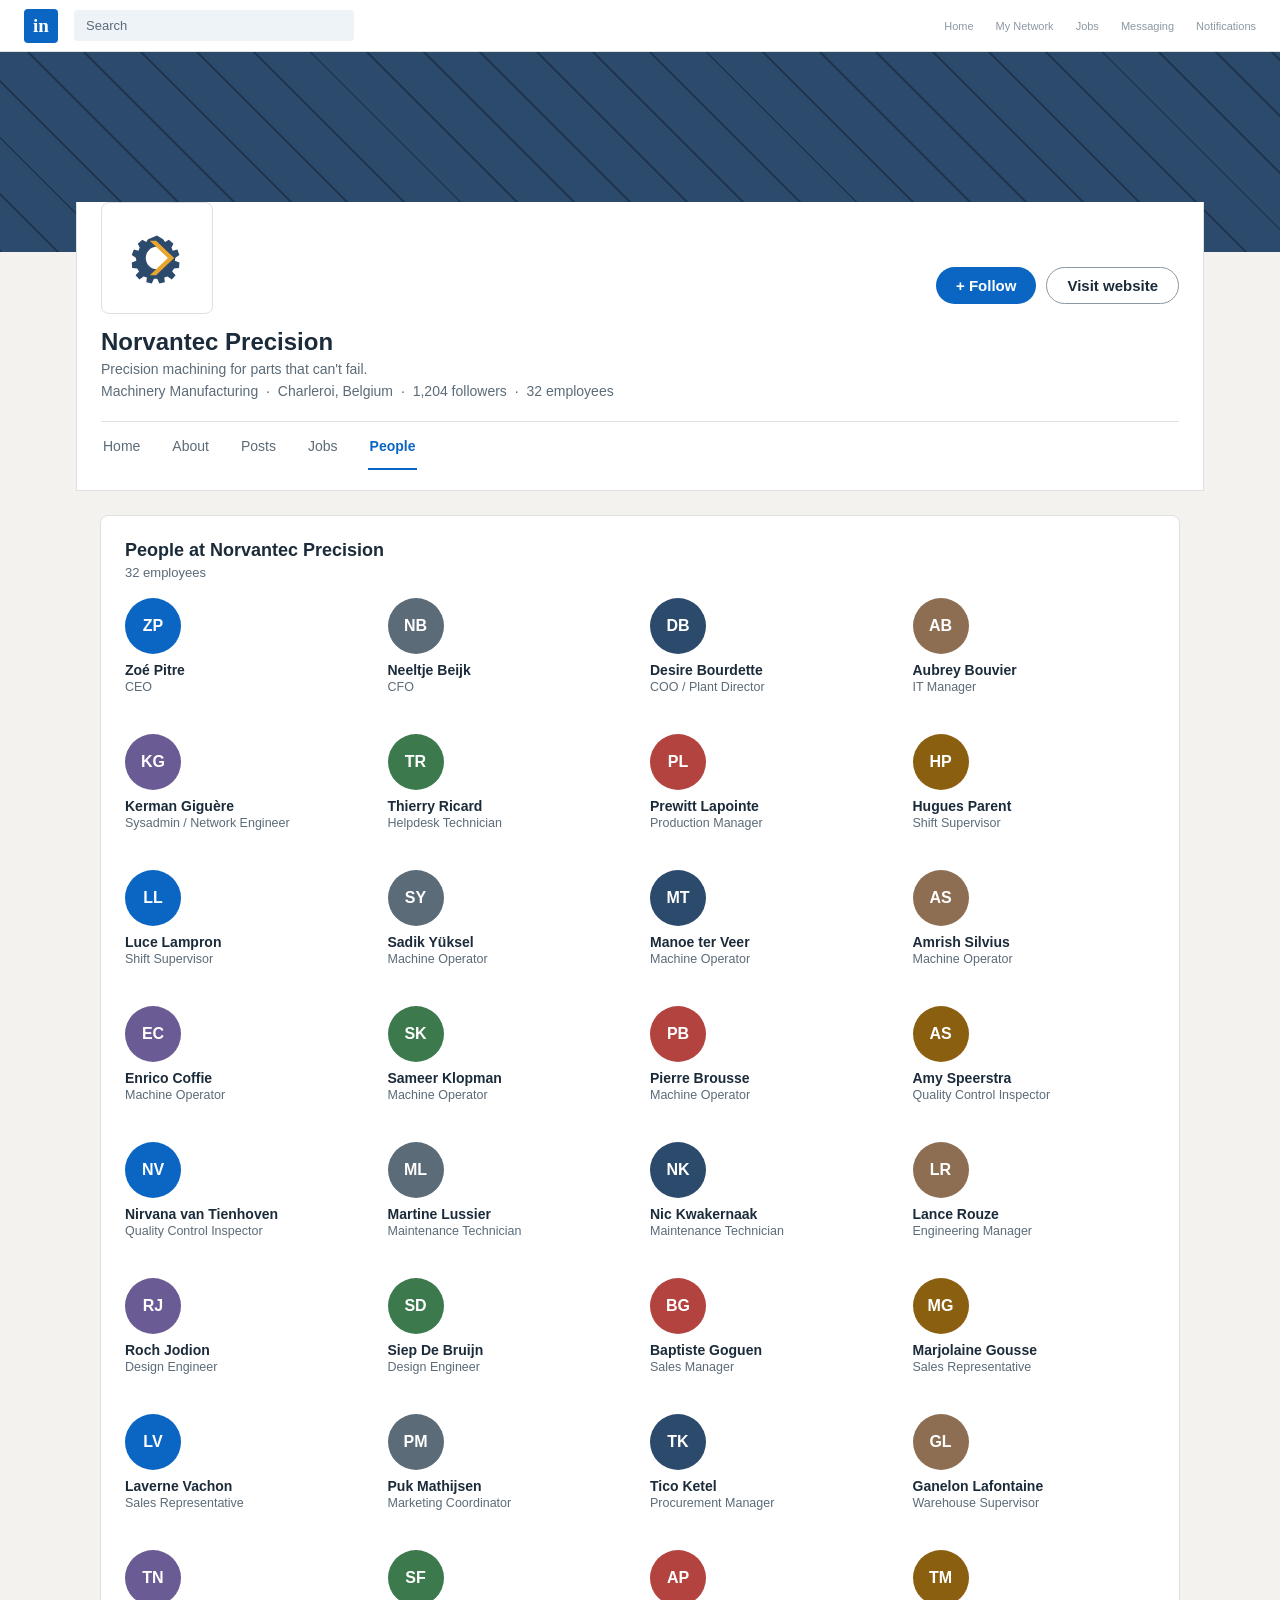
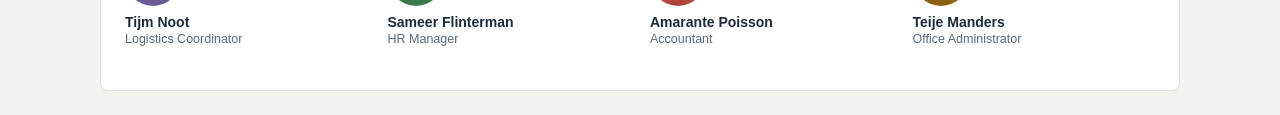
<file: services/web01/html/en/linkedin/people.html>
<!DOCTYPE html>
<html lang="en">
<head>
<meta charset="UTF-8">
<meta name="viewport" content="width=device-width, initial-scale=1">
<title>People | Norvantec Precision | LinkedIn</title>
<link rel="stylesheet" href="style.css">
</head>
<body>

<div class="topnav">
  <div class="topnav-left">
    <a href="index.html" class="li-logo">in</a>
    <div class="search-box">Search</div>
  </div>
  <div class="topnav-right">
    <span class="nav-icon">Home</span>
    <span class="nav-icon">My Network</span>
    <span class="nav-icon">Jobs</span>
    <span class="nav-icon">Messaging</span>
    <span class="nav-icon">Notifications</span>
  </div>
</div>

<div class="cover"></div>

<div class="header-card">
  <div class="logo-row">
    <div class="company-logo">
      <svg viewBox="0 0 420 400" xmlns="http://www.w3.org/2000/svg">
        <defs>
          <mask id="hm"><rect width="420" height="400" fill="white"/><circle cx="210" cy="200" r="62" fill="black"/></mask>
        </defs>
        <g mask="url(#hm)">
          <polygon fill="#2C4A6B" points="210.00,76.00 243.80,96.80 254.30,112.24 275.60,98.47 300.82,120.69 290.08,142.40 296.98,159.38 322.65,153.45 333.76,183.22 311.72,197.93 308.58,215.73 334.09,224.18 331.65,255.50 303.85,257.99 293.84,274.19 312.93,294.67 291.65,318.19 268.47,301.57 250.21,308.00 253.58,333.63 223.19,340.92 211.26,314.98 193.21,314.98 181.28,340.92 150.89,333.63 154.26,308.00 136.00,301.57 112.82,318.19 91.54,294.67 110.63,274.19 100.62,257.99 72.82,255.50 70.38,224.18 95.89,215.73 92.75,197.93 70.71,183.22 81.82,153.45 107.49,159.38 114.39,142.40 103.65,120.69 128.87,98.47 150.17,112.24 160.67,96.80 "/>
        </g>
        <polygon fill="#E8A530" points="170,105 270,200 170,295 205,295 305,200 205,105"/>
      </svg>
    </div>
    <div class="header-actions">
      <button class="btn-follow">+ Follow</button>
      <button class="btn-visit">Visit website</button>
    </div>
  </div>
  <div class="company-name">Norvantec Precision</div>
  <div class="company-meta">
    Precision machining for parts that can't fail.<br>
    Machinery Manufacturing <span class="dot">&middot;</span> Charleroi, Belgium <span class="dot">&middot;</span>
    1,204 followers <span class="dot">&middot;</span> 32 employees
  </div>
  <div class="tabs">
    <a href="index.html">Home</a>
    <a href="about.html">About</a>
    <a href="posts.html">Posts</a>
    <a href="jobs.html">Jobs</a>
    <a href="people.html" class="active">People</a>
  </div>
</div>

<div class="single-col">
  <div class="card">
    <h2>People at Norvantec Precision</h2>
    <div class="people-sub">32 employees</div>
    <div class="people-grid" id="people-grid"></div>
  </div>
</div>
<script>
  const people = [["Zoé Pitre", "CEO"], ["Neeltje Beijk", "CFO"], ["Desire Bourdette", "COO / Plant Director"], ["Aubrey Bouvier", "IT Manager"], ["Kerman Giguère", "Sysadmin / Network Engineer"], ["Thierry Ricard", "Helpdesk Technician"], ["Prewitt Lapointe", "Production Manager"], ["Hugues Parent", "Shift Supervisor"], ["Luce Lampron", "Shift Supervisor"], ["Sadik Yüksel", "Machine Operator"], ["Manoe ter Veer", "Machine Operator"], ["Amrish Silvius", "Machine Operator"], ["Enrico Coffie", "Machine Operator"], ["Sameer Klopman", "Machine Operator"], ["Pierre Brousse", "Machine Operator"], ["Amy Speerstra", "Quality Control Inspector"], ["Nirvana van Tienhoven", "Quality Control Inspector"], ["Martine Lussier", "Maintenance Technician"], ["Nic Kwakernaak", "Maintenance Technician"], ["Lance Rouze", "Engineering Manager"], ["Roch Jodion", "Design Engineer"], ["Siep De Bruijn", "Design Engineer"], ["Baptiste Goguen", "Sales Manager"], ["Marjolaine Gousse", "Sales Representative"], ["Laverne Vachon", "Sales Representative"], ["Puk Mathijsen", "Marketing Coordinator"], ["Tico Ketel", "Procurement Manager"], ["Ganelon Lafontaine", "Warehouse Supervisor"], ["Tijm Noot", "Logistics Coordinator"], ["Sameer Flinterman", "HR Manager"], ["Amarante Poisson", "Accountant"], ["Teije Manders", "Office Administrator"]];
  const colors = ['#0A66C2', '#5B6B78', '#2C4A6B', '#8E6E53', '#6B5B95', '#3C7A4E', '#B3433F', '#8a5f10'];
  const grid = document.getElementById("people-grid");
  people.forEach(([name, title], i) => {
    const initials = name.split(" ").map(w => w[0]).slice(0,2).join("").toUpperCase();
    const color = colors[i % colors.length];
    const el = document.createElement("div");
    el.className = "person";
    el.innerHTML = `
      <div class="avatar" style="background:${color}">${initials}</div>
      <b>${name}</b>
      <span>${title}</span>
    `;
    grid.appendChild(el);
  });
</script>
</body>
</html>
</file>
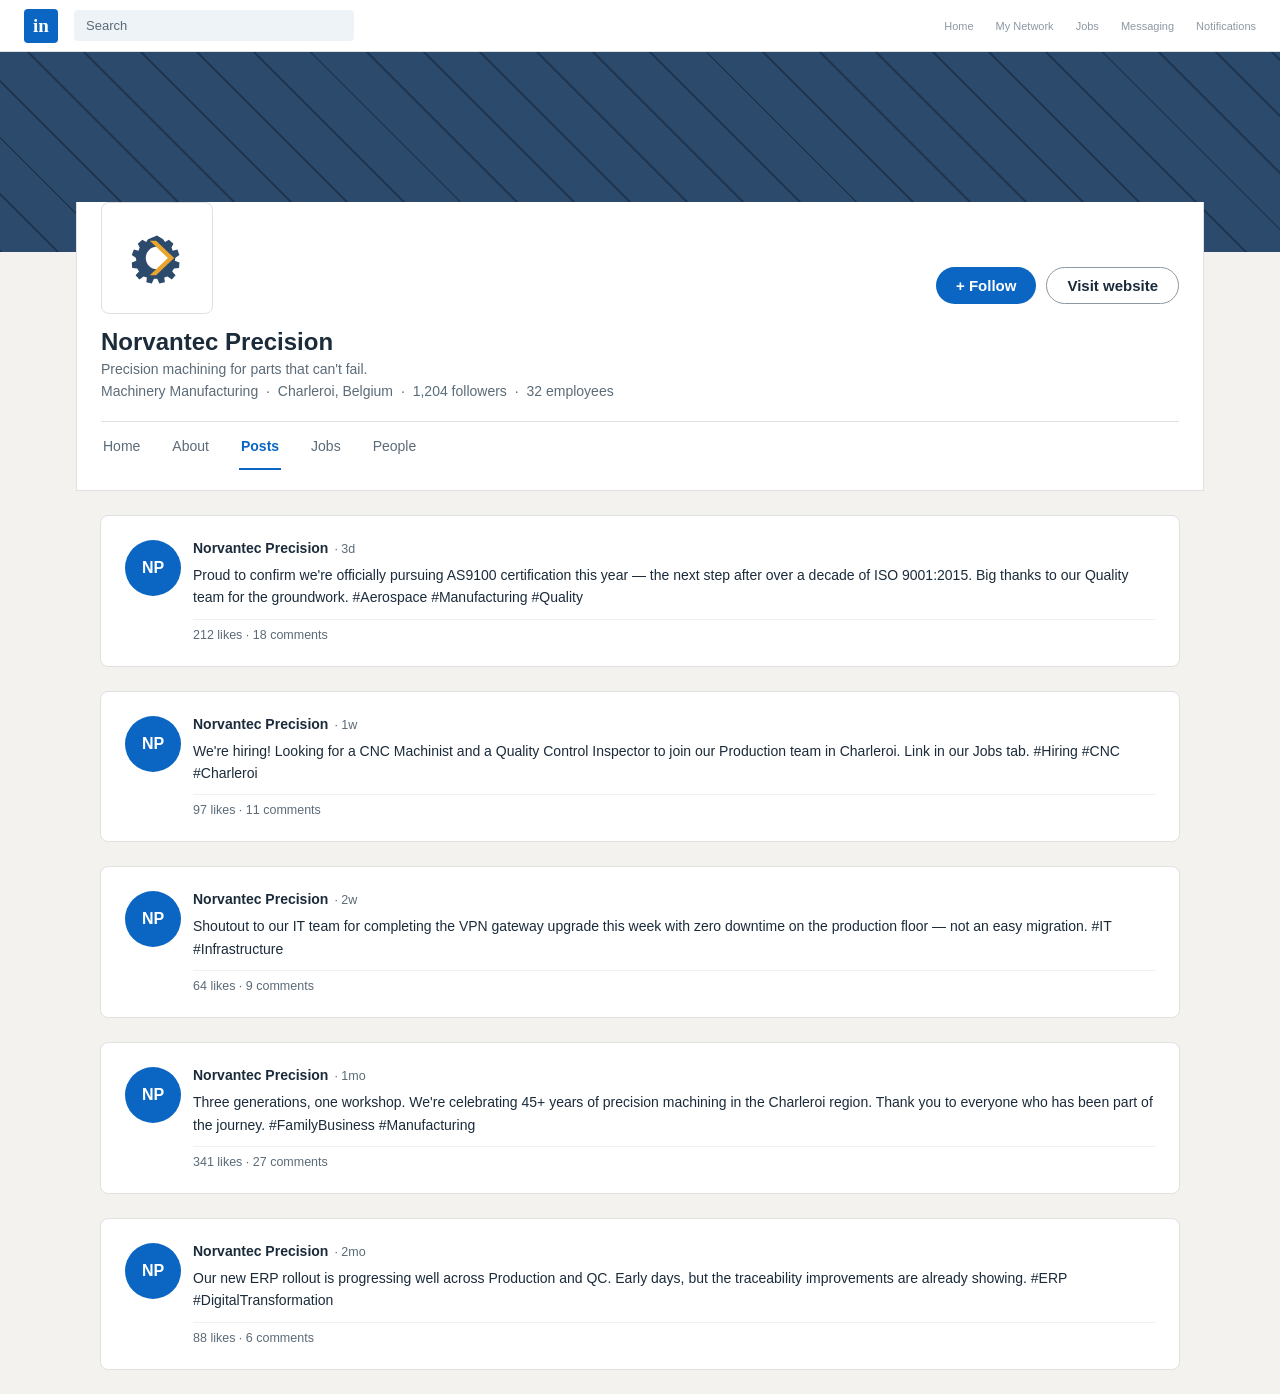
<file: services/web01/html/en/linkedin/posts.html>
<!DOCTYPE html>
<html lang="en">
<head>
<meta charset="UTF-8">
<meta name="viewport" content="width=device-width, initial-scale=1">
<title>Posts | Norvantec Precision | LinkedIn</title>
<link rel="stylesheet" href="style.css">
</head>
<body>

<div class="topnav">
  <div class="topnav-left">
    <a href="index.html" class="li-logo">in</a>
    <div class="search-box">Search</div>
  </div>
  <div class="topnav-right">
    <span class="nav-icon">Home</span>
    <span class="nav-icon">My Network</span>
    <span class="nav-icon">Jobs</span>
    <span class="nav-icon">Messaging</span>
    <span class="nav-icon">Notifications</span>
  </div>
</div>

<div class="cover"></div>

<div class="header-card">
  <div class="logo-row">
    <div class="company-logo">
      <svg viewBox="0 0 420 400" xmlns="http://www.w3.org/2000/svg">
        <defs>
          <mask id="hm"><rect width="420" height="400" fill="white"/><circle cx="210" cy="200" r="62" fill="black"/></mask>
        </defs>
        <g mask="url(#hm)">
          <polygon fill="#2C4A6B" points="210.00,76.00 243.80,96.80 254.30,112.24 275.60,98.47 300.82,120.69 290.08,142.40 296.98,159.38 322.65,153.45 333.76,183.22 311.72,197.93 308.58,215.73 334.09,224.18 331.65,255.50 303.85,257.99 293.84,274.19 312.93,294.67 291.65,318.19 268.47,301.57 250.21,308.00 253.58,333.63 223.19,340.92 211.26,314.98 193.21,314.98 181.28,340.92 150.89,333.63 154.26,308.00 136.00,301.57 112.82,318.19 91.54,294.67 110.63,274.19 100.62,257.99 72.82,255.50 70.38,224.18 95.89,215.73 92.75,197.93 70.71,183.22 81.82,153.45 107.49,159.38 114.39,142.40 103.65,120.69 128.87,98.47 150.17,112.24 160.67,96.80 "/>
        </g>
        <polygon fill="#E8A530" points="170,105 270,200 170,295 205,295 305,200 205,105"/>
      </svg>
    </div>
    <div class="header-actions">
      <button class="btn-follow">+ Follow</button>
      <button class="btn-visit">Visit website</button>
    </div>
  </div>
  <div class="company-name">Norvantec Precision</div>
  <div class="company-meta">
    Precision machining for parts that can't fail.<br>
    Machinery Manufacturing <span class="dot">&middot;</span> Charleroi, Belgium <span class="dot">&middot;</span>
    1,204 followers <span class="dot">&middot;</span> 32 employees
  </div>
  <div class="tabs">
    <a href="index.html">Home</a>
    <a href="about.html">About</a>
    <a href="posts.html" class="active">Posts</a>
    <a href="jobs.html">Jobs</a>
    <a href="people.html">People</a>
  </div>
</div>

<div class="single-col">
  <div class="card post-card">
    <div class="avatar" style="background:#0A66C2;flex-shrink:0;">NP</div>
    <div style="flex:1;">
      <div class="post-head"><b>Norvantec Precision</b><span>&middot; 3d</span></div>
      <div class="post-body">Proud to confirm we're officially pursuing AS9100 certification this year — the next step after over a decade of ISO 9001:2015. Big thanks to our Quality team for the groundwork. #Aerospace #Manufacturing #Quality</div>
      <div class="post-stats">212 likes &middot; 18 comments</div>
    </div>
  </div>
  <div class="card post-card">
    <div class="avatar" style="background:#0A66C2;flex-shrink:0;">NP</div>
    <div style="flex:1;">
      <div class="post-head"><b>Norvantec Precision</b><span>&middot; 1w</span></div>
      <div class="post-body">We're hiring! Looking for a CNC Machinist and a Quality Control Inspector to join our Production team in Charleroi. Link in our Jobs tab. #Hiring #CNC #Charleroi</div>
      <div class="post-stats">97 likes &middot; 11 comments</div>
    </div>
  </div>
  <div class="card post-card">
    <div class="avatar" style="background:#0A66C2;flex-shrink:0;">NP</div>
    <div style="flex:1;">
      <div class="post-head"><b>Norvantec Precision</b><span>&middot; 2w</span></div>
      <div class="post-body">Shoutout to our IT team for completing the VPN gateway upgrade this week with zero downtime on the production floor — not an easy migration. #IT #Infrastructure</div>
      <div class="post-stats">64 likes &middot; 9 comments</div>
    </div>
  </div>
  <div class="card post-card">
    <div class="avatar" style="background:#0A66C2;flex-shrink:0;">NP</div>
    <div style="flex:1;">
      <div class="post-head"><b>Norvantec Precision</b><span>&middot; 1mo</span></div>
      <div class="post-body">Three generations, one workshop. We're celebrating 45+ years of precision machining in the Charleroi region. Thank you to everyone who has been part of the journey. #FamilyBusiness #Manufacturing</div>
      <div class="post-stats">341 likes &middot; 27 comments</div>
    </div>
  </div>
  <div class="card post-card">
    <div class="avatar" style="background:#0A66C2;flex-shrink:0;">NP</div>
    <div style="flex:1;">
      <div class="post-head"><b>Norvantec Precision</b><span>&middot; 2mo</span></div>
      <div class="post-body">Our new ERP rollout is progressing well across Production and QC. Early days, but the traceability improvements are already showing. #ERP #DigitalTransformation</div>
      <div class="post-stats">88 likes &middot; 6 comments</div>
    </div>
  </div>
</div>

</body>
</html>
</file>
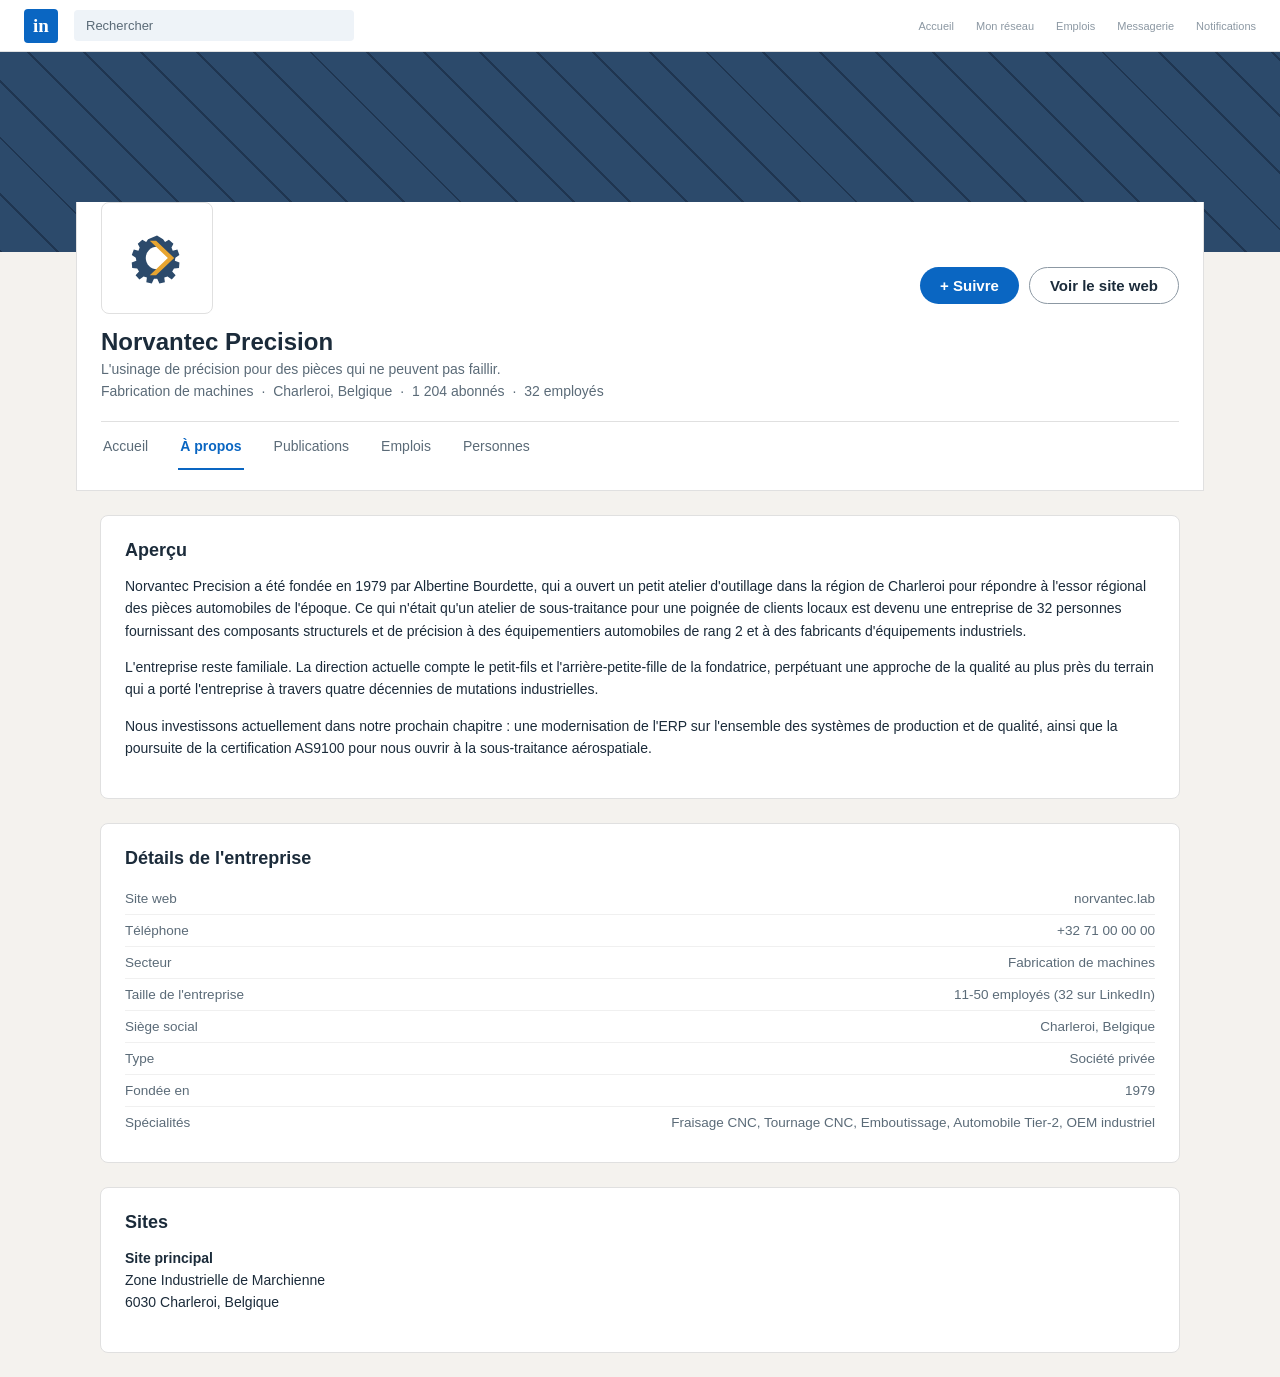
<file: services/web01/html/fr/linkedin/about.html>
<!DOCTYPE html>
<html lang="fr">
<head>
<meta charset="UTF-8">
<meta name="viewport" content="width=device-width, initial-scale=1">
<title>À propos | Norvantec Precision | LinkedIn</title>
<link rel="stylesheet" href="style.css">
</head>
<body>

<div class="topnav">
  <div class="topnav-left">
    <a href="index.html" class="li-logo">in</a>
    <div class="search-box">Rechercher</div>
  </div>
  <div class="topnav-right">
    <span class="nav-icon">Accueil</span>
    <span class="nav-icon">Mon réseau</span>
    <span class="nav-icon">Emplois</span>
    <span class="nav-icon">Messagerie</span>
    <span class="nav-icon">Notifications</span>
  </div>
</div>

<div class="cover"></div>

<div class="header-card">
  <div class="logo-row">
    <div class="company-logo">
      <svg viewBox="0 0 420 400" xmlns="http://www.w3.org/2000/svg">
        <defs>
          <mask id="hm"><rect width="420" height="400" fill="white"/><circle cx="210" cy="200" r="62" fill="black"/></mask>
        </defs>
        <g mask="url(#hm)">
          <polygon fill="#2C4A6B" points="210.00,76.00 243.80,96.80 254.30,112.24 275.60,98.47 300.82,120.69 290.08,142.40 296.98,159.38 322.65,153.45 333.76,183.22 311.72,197.93 308.58,215.73 334.09,224.18 331.65,255.50 303.85,257.99 293.84,274.19 312.93,294.67 291.65,318.19 268.47,301.57 250.21,308.00 253.58,333.63 223.19,340.92 211.26,314.98 193.21,314.98 181.28,340.92 150.89,333.63 154.26,308.00 136.00,301.57 112.82,318.19 91.54,294.67 110.63,274.19 100.62,257.99 72.82,255.50 70.38,224.18 95.89,215.73 92.75,197.93 70.71,183.22 81.82,153.45 107.49,159.38 114.39,142.40 103.65,120.69 128.87,98.47 150.17,112.24 160.67,96.80 "/>
        </g>
        <polygon fill="#E8A530" points="170,105 270,200 170,295 205,295 305,200 205,105"/>
      </svg>
    </div>
    <div class="header-actions">
      <button class="btn-follow">+ Suivre</button>
      <button class="btn-visit">Voir le site web</button>
    </div>
  </div>
  <div class="company-name">Norvantec Precision</div>
  <div class="company-meta">
    L'usinage de précision pour des pièces qui ne peuvent pas faillir.<br>
    Fabrication de machines <span class="dot">&middot;</span> Charleroi, Belgique <span class="dot">&middot;</span>
    1 204 abonnés <span class="dot">&middot;</span> 32 employés
  </div>
  <div class="tabs">
    <a href="index.html">Accueil</a>
    <a href="about.html" class="active">À propos</a>
    <a href="posts.html">Publications</a>
    <a href="jobs.html">Emplois</a>
    <a href="people.html">Personnes</a>
  </div>
</div>

<div class="single-col">
  <div class="card">
    <h2>Aperçu</h2>
    <p>Norvantec Precision a été fondée en 1979 par Albertine Bourdette, qui a ouvert un petit atelier d'outillage dans la région de Charleroi pour répondre à l'essor régional des pièces automobiles de l'époque. Ce qui n'était qu'un atelier de sous-traitance pour une poignée de clients locaux est devenu une entreprise de 32 personnes fournissant des composants structurels et de précision à des équipementiers automobiles de rang 2 et à des fabricants d'équipements industriels.</p>
    <p>L'entreprise reste familiale. La direction actuelle compte le petit-fils et l'arrière-petite-fille de la fondatrice, perpétuant une approche de la qualité au plus près du terrain qui a porté l'entreprise à travers quatre décennies de mutations industrielles.</p>
    <p>Nous investissons actuellement dans notre prochain chapitre : une modernisation de l'ERP sur l'ensemble des systèmes de production et de qualité, ainsi que la poursuite de la certification AS9100 pour nous ouvrir à la sous-traitance aérospatiale.</p>
  </div>
  <div class="card side-card">
    <h2>Détails de l'entreprise</h2>
    <ul>
      <li><span>Site web</span><span>norvantec.lab</span></li>
      <li><span>Téléphone</span><span>+32 71 00 00 00</span></li>
      <li><span>Secteur</span><span>Fabrication de machines</span></li>
      <li><span>Taille de l'entreprise</span><span>11-50 employés (32 sur LinkedIn)</span></li>
      <li><span>Siège social</span><span>Charleroi, Belgique</span></li>
      <li><span>Type</span><span>Société privée</span></li>
      <li><span>Fondée en</span><span>1979</span></li>
      <li><span>Spécialités</span><span>Fraisage CNC, Tournage CNC, Emboutissage, Automobile Tier-2, OEM industriel</span></li>
    </ul>
  </div>
  <div class="card">
    <h2>Sites</h2>
    <p><b>Site principal</b><br>Zone Industrielle de Marchienne<br>6030 Charleroi, Belgique</p>
  </div>
</div>

</body>
</html>
</file>
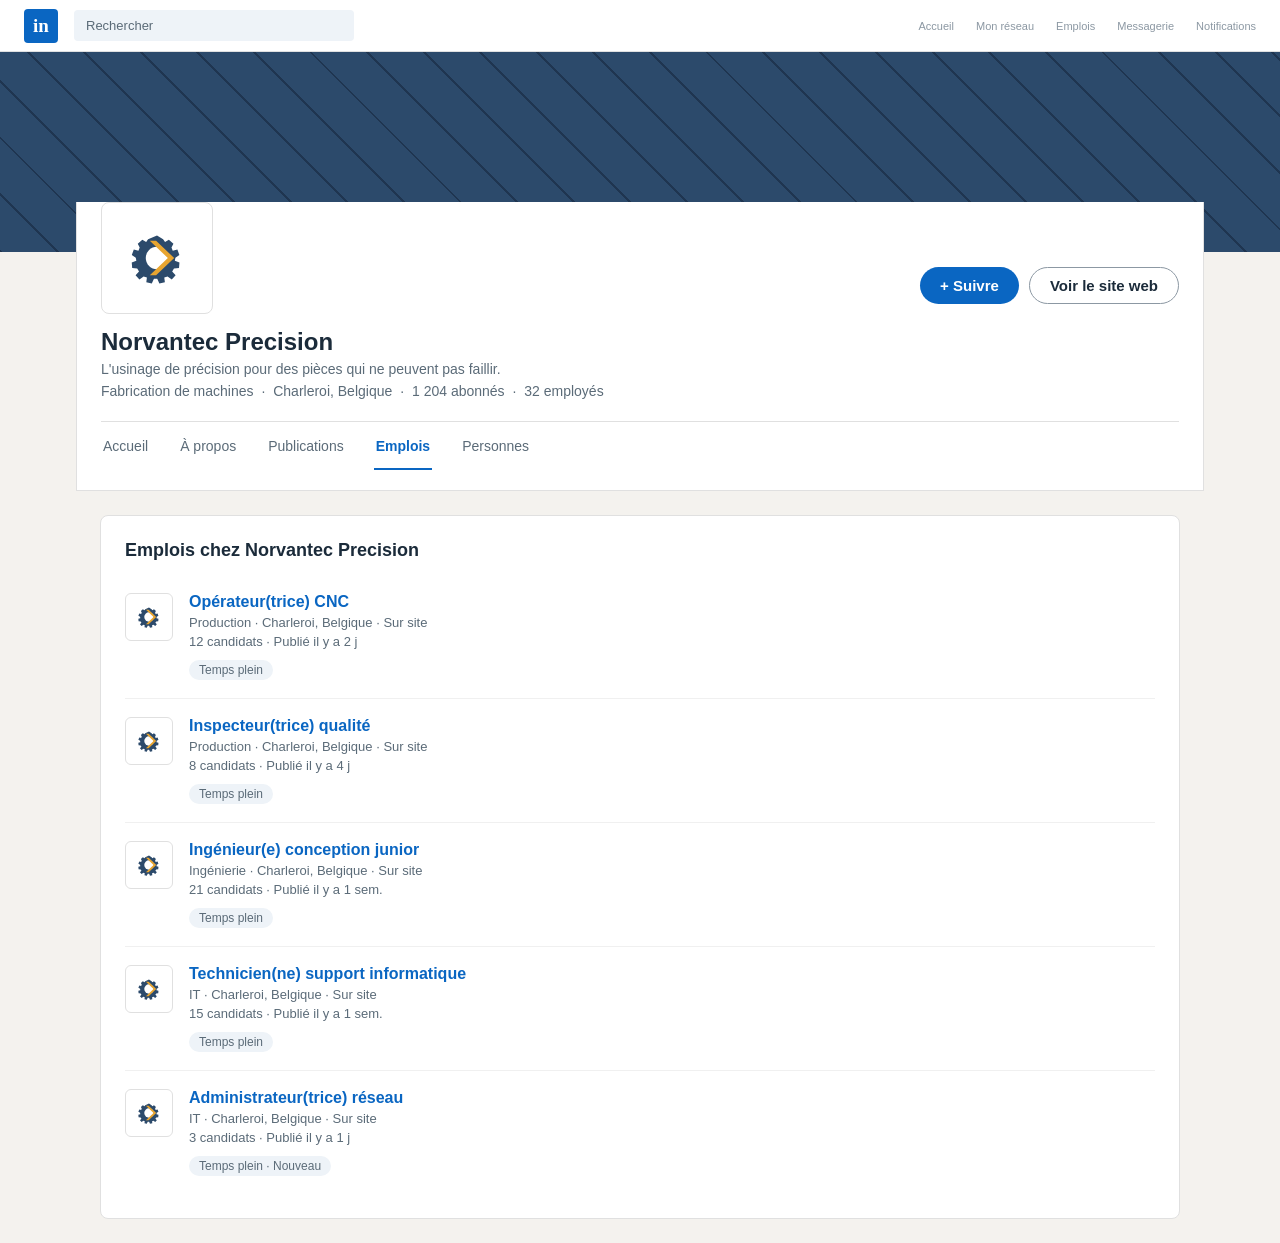
<file: services/web01/html/fr/linkedin/jobs.html>
<!DOCTYPE html>
<html lang="fr">
<head>
<meta charset="UTF-8">
<meta name="viewport" content="width=device-width, initial-scale=1">
<title>Emplois | Norvantec Precision | LinkedIn</title>
<link rel="stylesheet" href="style.css">
</head>
<body>

<div class="topnav">
  <div class="topnav-left">
    <a href="index.html" class="li-logo">in</a>
    <div class="search-box">Rechercher</div>
  </div>
  <div class="topnav-right">
    <span class="nav-icon">Accueil</span>
    <span class="nav-icon">Mon réseau</span>
    <span class="nav-icon">Emplois</span>
    <span class="nav-icon">Messagerie</span>
    <span class="nav-icon">Notifications</span>
  </div>
</div>

<div class="cover"></div>

<div class="header-card">
  <div class="logo-row">
    <div class="company-logo">
      <svg viewBox="0 0 420 400" xmlns="http://www.w3.org/2000/svg">
        <defs>
          <mask id="hm"><rect width="420" height="400" fill="white"/><circle cx="210" cy="200" r="62" fill="black"/></mask>
        </defs>
        <g mask="url(#hm)">
          <polygon fill="#2C4A6B" points="210.00,76.00 243.80,96.80 254.30,112.24 275.60,98.47 300.82,120.69 290.08,142.40 296.98,159.38 322.65,153.45 333.76,183.22 311.72,197.93 308.58,215.73 334.09,224.18 331.65,255.50 303.85,257.99 293.84,274.19 312.93,294.67 291.65,318.19 268.47,301.57 250.21,308.00 253.58,333.63 223.19,340.92 211.26,314.98 193.21,314.98 181.28,340.92 150.89,333.63 154.26,308.00 136.00,301.57 112.82,318.19 91.54,294.67 110.63,274.19 100.62,257.99 72.82,255.50 70.38,224.18 95.89,215.73 92.75,197.93 70.71,183.22 81.82,153.45 107.49,159.38 114.39,142.40 103.65,120.69 128.87,98.47 150.17,112.24 160.67,96.80 "/>
        </g>
        <polygon fill="#E8A530" points="170,105 270,200 170,295 205,295 305,200 205,105"/>
      </svg>
    </div>
    <div class="header-actions">
      <button class="btn-follow">+ Suivre</button>
      <button class="btn-visit">Voir le site web</button>
    </div>
  </div>
  <div class="company-name">Norvantec Precision</div>
  <div class="company-meta">
    L'usinage de précision pour des pièces qui ne peuvent pas faillir.<br>
    Fabrication de machines <span class="dot">&middot;</span> Charleroi, Belgique <span class="dot">&middot;</span>
    1 204 abonnés <span class="dot">&middot;</span> 32 employés
  </div>
  <div class="tabs">
    <a href="index.html">Accueil</a>
    <a href="about.html">À propos</a>
    <a href="posts.html">Publications</a>
    <a href="jobs.html" class="active">Emplois</a>
    <a href="people.html">Personnes</a>
  </div>
</div>

<div class="single-col">
  <div class="card">
    <h2>Emplois chez Norvantec Precision</h2>
  <div class="job-card">
    <div class="job-logo"><svg viewBox="0 0 420 400" xmlns="http://www.w3.org/2000/svg">
        <defs>
          <mask id="hm"><rect width="420" height="400" fill="white"/><circle cx="210" cy="200" r="62" fill="black"/></mask>
        </defs>
        <g mask="url(#hm)">
          <polygon fill="#2C4A6B" points="210.00,76.00 243.80,96.80 254.30,112.24 275.60,98.47 300.82,120.69 290.08,142.40 296.98,159.38 322.65,153.45 333.76,183.22 311.72,197.93 308.58,215.73 334.09,224.18 331.65,255.50 303.85,257.99 293.84,274.19 312.93,294.67 291.65,318.19 268.47,301.57 250.21,308.00 253.58,333.63 223.19,340.92 211.26,314.98 193.21,314.98 181.28,340.92 150.89,333.63 154.26,308.00 136.00,301.57 112.82,318.19 91.54,294.67 110.63,274.19 100.62,257.99 72.82,255.50 70.38,224.18 95.89,215.73 92.75,197.93 70.71,183.22 81.82,153.45 107.49,159.38 114.39,142.40 103.65,120.69 128.87,98.47 150.17,112.24 160.67,96.80 "/>
        </g>
        <polygon fill="#E8A530" points="170,105 270,200 170,295 205,295 305,200 205,105"/>
      </svg></div>
    <div style="flex:1;">
      <div class="job-title">Opérateur(trice) CNC</div>
      <div class="job-meta">Production &middot; Charleroi, Belgique &middot; Sur site<br>12 candidats &middot; Publié il y a 2 j</div>
      <div class="job-tags"><span class="job-tag">Temps plein</span></div>
    </div>
  </div>
  <div class="job-card">
    <div class="job-logo"><svg viewBox="0 0 420 400" xmlns="http://www.w3.org/2000/svg">
        <defs>
          <mask id="hm"><rect width="420" height="400" fill="white"/><circle cx="210" cy="200" r="62" fill="black"/></mask>
        </defs>
        <g mask="url(#hm)">
          <polygon fill="#2C4A6B" points="210.00,76.00 243.80,96.80 254.30,112.24 275.60,98.47 300.82,120.69 290.08,142.40 296.98,159.38 322.65,153.45 333.76,183.22 311.72,197.93 308.58,215.73 334.09,224.18 331.65,255.50 303.85,257.99 293.84,274.19 312.93,294.67 291.65,318.19 268.47,301.57 250.21,308.00 253.58,333.63 223.19,340.92 211.26,314.98 193.21,314.98 181.28,340.92 150.89,333.63 154.26,308.00 136.00,301.57 112.82,318.19 91.54,294.67 110.63,274.19 100.62,257.99 72.82,255.50 70.38,224.18 95.89,215.73 92.75,197.93 70.71,183.22 81.82,153.45 107.49,159.38 114.39,142.40 103.65,120.69 128.87,98.47 150.17,112.24 160.67,96.80 "/>
        </g>
        <polygon fill="#E8A530" points="170,105 270,200 170,295 205,295 305,200 205,105"/>
      </svg></div>
    <div style="flex:1;">
      <div class="job-title">Inspecteur(trice) qualité</div>
      <div class="job-meta">Production &middot; Charleroi, Belgique &middot; Sur site<br>8 candidats &middot; Publié il y a 4 j</div>
      <div class="job-tags"><span class="job-tag">Temps plein</span></div>
    </div>
  </div>
  <div class="job-card">
    <div class="job-logo"><svg viewBox="0 0 420 400" xmlns="http://www.w3.org/2000/svg">
        <defs>
          <mask id="hm"><rect width="420" height="400" fill="white"/><circle cx="210" cy="200" r="62" fill="black"/></mask>
        </defs>
        <g mask="url(#hm)">
          <polygon fill="#2C4A6B" points="210.00,76.00 243.80,96.80 254.30,112.24 275.60,98.47 300.82,120.69 290.08,142.40 296.98,159.38 322.65,153.45 333.76,183.22 311.72,197.93 308.58,215.73 334.09,224.18 331.65,255.50 303.85,257.99 293.84,274.19 312.93,294.67 291.65,318.19 268.47,301.57 250.21,308.00 253.58,333.63 223.19,340.92 211.26,314.98 193.21,314.98 181.28,340.92 150.89,333.63 154.26,308.00 136.00,301.57 112.82,318.19 91.54,294.67 110.63,274.19 100.62,257.99 72.82,255.50 70.38,224.18 95.89,215.73 92.75,197.93 70.71,183.22 81.82,153.45 107.49,159.38 114.39,142.40 103.65,120.69 128.87,98.47 150.17,112.24 160.67,96.80 "/>
        </g>
        <polygon fill="#E8A530" points="170,105 270,200 170,295 205,295 305,200 205,105"/>
      </svg></div>
    <div style="flex:1;">
      <div class="job-title">Ingénieur(e) conception junior</div>
      <div class="job-meta">Ingénierie &middot; Charleroi, Belgique &middot; Sur site<br>21 candidats &middot; Publié il y a 1 sem.</div>
      <div class="job-tags"><span class="job-tag">Temps plein</span></div>
    </div>
  </div>
  <div class="job-card">
    <div class="job-logo"><svg viewBox="0 0 420 400" xmlns="http://www.w3.org/2000/svg">
        <defs>
          <mask id="hm"><rect width="420" height="400" fill="white"/><circle cx="210" cy="200" r="62" fill="black"/></mask>
        </defs>
        <g mask="url(#hm)">
          <polygon fill="#2C4A6B" points="210.00,76.00 243.80,96.80 254.30,112.24 275.60,98.47 300.82,120.69 290.08,142.40 296.98,159.38 322.65,153.45 333.76,183.22 311.72,197.93 308.58,215.73 334.09,224.18 331.65,255.50 303.85,257.99 293.84,274.19 312.93,294.67 291.65,318.19 268.47,301.57 250.21,308.00 253.58,333.63 223.19,340.92 211.26,314.98 193.21,314.98 181.28,340.92 150.89,333.63 154.26,308.00 136.00,301.57 112.82,318.19 91.54,294.67 110.63,274.19 100.62,257.99 72.82,255.50 70.38,224.18 95.89,215.73 92.75,197.93 70.71,183.22 81.82,153.45 107.49,159.38 114.39,142.40 103.65,120.69 128.87,98.47 150.17,112.24 160.67,96.80 "/>
        </g>
        <polygon fill="#E8A530" points="170,105 270,200 170,295 205,295 305,200 205,105"/>
      </svg></div>
    <div style="flex:1;">
      <div class="job-title">Technicien(ne) support informatique</div>
      <div class="job-meta">IT &middot; Charleroi, Belgique &middot; Sur site<br>15 candidats &middot; Publié il y a 1 sem.</div>
      <div class="job-tags"><span class="job-tag">Temps plein</span></div>
    </div>
  </div>
  <div class="job-card">
    <div class="job-logo"><svg viewBox="0 0 420 400" xmlns="http://www.w3.org/2000/svg">
        <defs>
          <mask id="hm"><rect width="420" height="400" fill="white"/><circle cx="210" cy="200" r="62" fill="black"/></mask>
        </defs>
        <g mask="url(#hm)">
          <polygon fill="#2C4A6B" points="210.00,76.00 243.80,96.80 254.30,112.24 275.60,98.47 300.82,120.69 290.08,142.40 296.98,159.38 322.65,153.45 333.76,183.22 311.72,197.93 308.58,215.73 334.09,224.18 331.65,255.50 303.85,257.99 293.84,274.19 312.93,294.67 291.65,318.19 268.47,301.57 250.21,308.00 253.58,333.63 223.19,340.92 211.26,314.98 193.21,314.98 181.28,340.92 150.89,333.63 154.26,308.00 136.00,301.57 112.82,318.19 91.54,294.67 110.63,274.19 100.62,257.99 72.82,255.50 70.38,224.18 95.89,215.73 92.75,197.93 70.71,183.22 81.82,153.45 107.49,159.38 114.39,142.40 103.65,120.69 128.87,98.47 150.17,112.24 160.67,96.80 "/>
        </g>
        <polygon fill="#E8A530" points="170,105 270,200 170,295 205,295 305,200 205,105"/>
      </svg></div>
    <div style="flex:1;">
      <div class="job-title">Administrateur(trice) réseau</div>
      <div class="job-meta">IT &middot; Charleroi, Belgique &middot; Sur site<br>3 candidats &middot; Publié il y a 1 j</div>
      <div class="job-tags"><span class="job-tag">Temps plein &middot; Nouveau</span></div>
    </div>
  </div>
  </div>
</div>

</body>
</html>
</file>
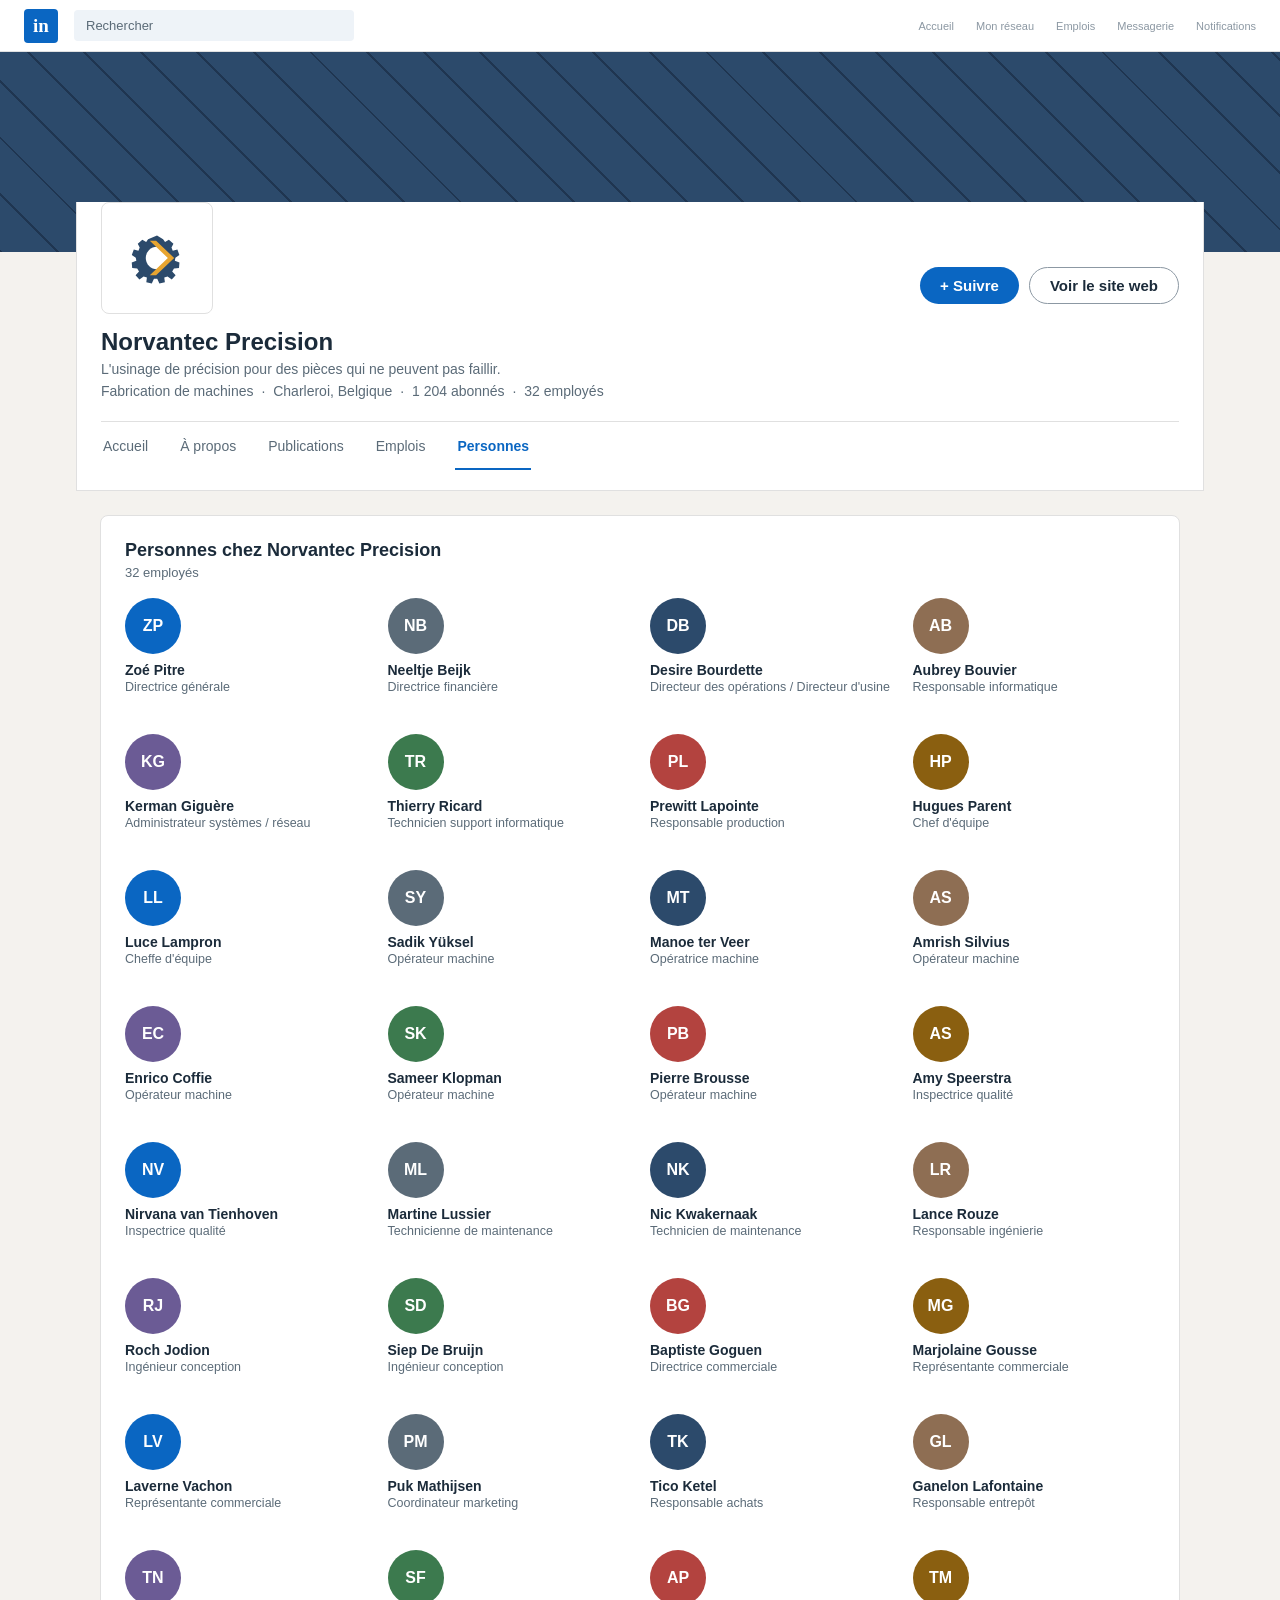
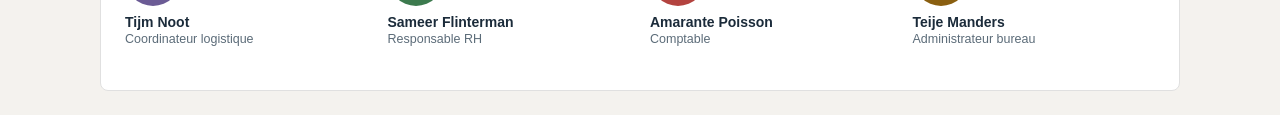
<file: services/web01/html/fr/linkedin/people.html>
<!DOCTYPE html>
<html lang="fr">
<head>
<meta charset="UTF-8">
<meta name="viewport" content="width=device-width, initial-scale=1">
<title>Personnes | Norvantec Precision | LinkedIn</title>
<link rel="stylesheet" href="style.css">
</head>
<body>

<div class="topnav">
  <div class="topnav-left">
    <a href="index.html" class="li-logo">in</a>
    <div class="search-box">Rechercher</div>
  </div>
  <div class="topnav-right">
    <span class="nav-icon">Accueil</span>
    <span class="nav-icon">Mon réseau</span>
    <span class="nav-icon">Emplois</span>
    <span class="nav-icon">Messagerie</span>
    <span class="nav-icon">Notifications</span>
  </div>
</div>

<div class="cover"></div>

<div class="header-card">
  <div class="logo-row">
    <div class="company-logo">
      <svg viewBox="0 0 420 400" xmlns="http://www.w3.org/2000/svg">
        <defs>
          <mask id="hm"><rect width="420" height="400" fill="white"/><circle cx="210" cy="200" r="62" fill="black"/></mask>
        </defs>
        <g mask="url(#hm)">
          <polygon fill="#2C4A6B" points="210.00,76.00 243.80,96.80 254.30,112.24 275.60,98.47 300.82,120.69 290.08,142.40 296.98,159.38 322.65,153.45 333.76,183.22 311.72,197.93 308.58,215.73 334.09,224.18 331.65,255.50 303.85,257.99 293.84,274.19 312.93,294.67 291.65,318.19 268.47,301.57 250.21,308.00 253.58,333.63 223.19,340.92 211.26,314.98 193.21,314.98 181.28,340.92 150.89,333.63 154.26,308.00 136.00,301.57 112.82,318.19 91.54,294.67 110.63,274.19 100.62,257.99 72.82,255.50 70.38,224.18 95.89,215.73 92.75,197.93 70.71,183.22 81.82,153.45 107.49,159.38 114.39,142.40 103.65,120.69 128.87,98.47 150.17,112.24 160.67,96.80 "/>
        </g>
        <polygon fill="#E8A530" points="170,105 270,200 170,295 205,295 305,200 205,105"/>
      </svg>
    </div>
    <div class="header-actions">
      <button class="btn-follow">+ Suivre</button>
      <button class="btn-visit">Voir le site web</button>
    </div>
  </div>
  <div class="company-name">Norvantec Precision</div>
  <div class="company-meta">
    L'usinage de précision pour des pièces qui ne peuvent pas faillir.<br>
    Fabrication de machines <span class="dot">&middot;</span> Charleroi, Belgique <span class="dot">&middot;</span>
    1 204 abonnés <span class="dot">&middot;</span> 32 employés
  </div>
  <div class="tabs">
    <a href="index.html">Accueil</a>
    <a href="about.html">À propos</a>
    <a href="posts.html">Publications</a>
    <a href="jobs.html">Emplois</a>
    <a href="people.html" class="active">Personnes</a>
  </div>
</div>

<div class="single-col">
  <div class="card">
    <h2>Personnes chez Norvantec Precision</h2>
    <div class="people-sub">32 employés</div>
    <div class="people-grid" id="people-grid"></div>
  </div>
</div>
<script>
  const people = [["Zoé Pitre", "Directrice générale"], ["Neeltje Beijk", "Directrice financière"], ["Desire Bourdette", "Directeur des opérations / Directeur d'usine"], ["Aubrey Bouvier", "Responsable informatique"], ["Kerman Giguère", "Administrateur systèmes / réseau"], ["Thierry Ricard", "Technicien support informatique"], ["Prewitt Lapointe", "Responsable production"], ["Hugues Parent", "Chef d'équipe"], ["Luce Lampron", "Cheffe d'équipe"], ["Sadik Yüksel", "Opérateur machine"], ["Manoe ter Veer", "Opératrice machine"], ["Amrish Silvius", "Opérateur machine"], ["Enrico Coffie", "Opérateur machine"], ["Sameer Klopman", "Opérateur machine"], ["Pierre Brousse", "Opérateur machine"], ["Amy Speerstra", "Inspectrice qualité"], ["Nirvana van Tienhoven", "Inspectrice qualité"], ["Martine Lussier", "Technicienne de maintenance"], ["Nic Kwakernaak", "Technicien de maintenance"], ["Lance Rouze", "Responsable ingénierie"], ["Roch Jodion", "Ingénieur conception"], ["Siep De Bruijn", "Ingénieur conception"], ["Baptiste Goguen", "Directrice commerciale"], ["Marjolaine Gousse", "Représentante commerciale"], ["Laverne Vachon", "Représentante commerciale"], ["Puk Mathijsen", "Coordinateur marketing"], ["Tico Ketel", "Responsable achats"], ["Ganelon Lafontaine", "Responsable entrepôt"], ["Tijm Noot", "Coordinateur logistique"], ["Sameer Flinterman", "Responsable RH"], ["Amarante Poisson", "Comptable"], ["Teije Manders", "Administrateur bureau"]];
  const colors = ['#0A66C2', '#5B6B78', '#2C4A6B', '#8E6E53', '#6B5B95', '#3C7A4E', '#B3433F', '#8a5f10'];
  const grid = document.getElementById("people-grid");
  people.forEach(([name, title], i) => {
    const initials = name.split(" ").map(w => w[0]).slice(0,2).join("").toUpperCase();
    const color = colors[i % colors.length];
    const el = document.createElement("div");
    el.className = "person";
    el.innerHTML = `
      <div class="avatar" style="background:${color}">${initials}</div>
      <b>${name}</b>
      <span>${title}</span>
    `;
    grid.appendChild(el);
  });
</script>
</body>
</html>
</file>
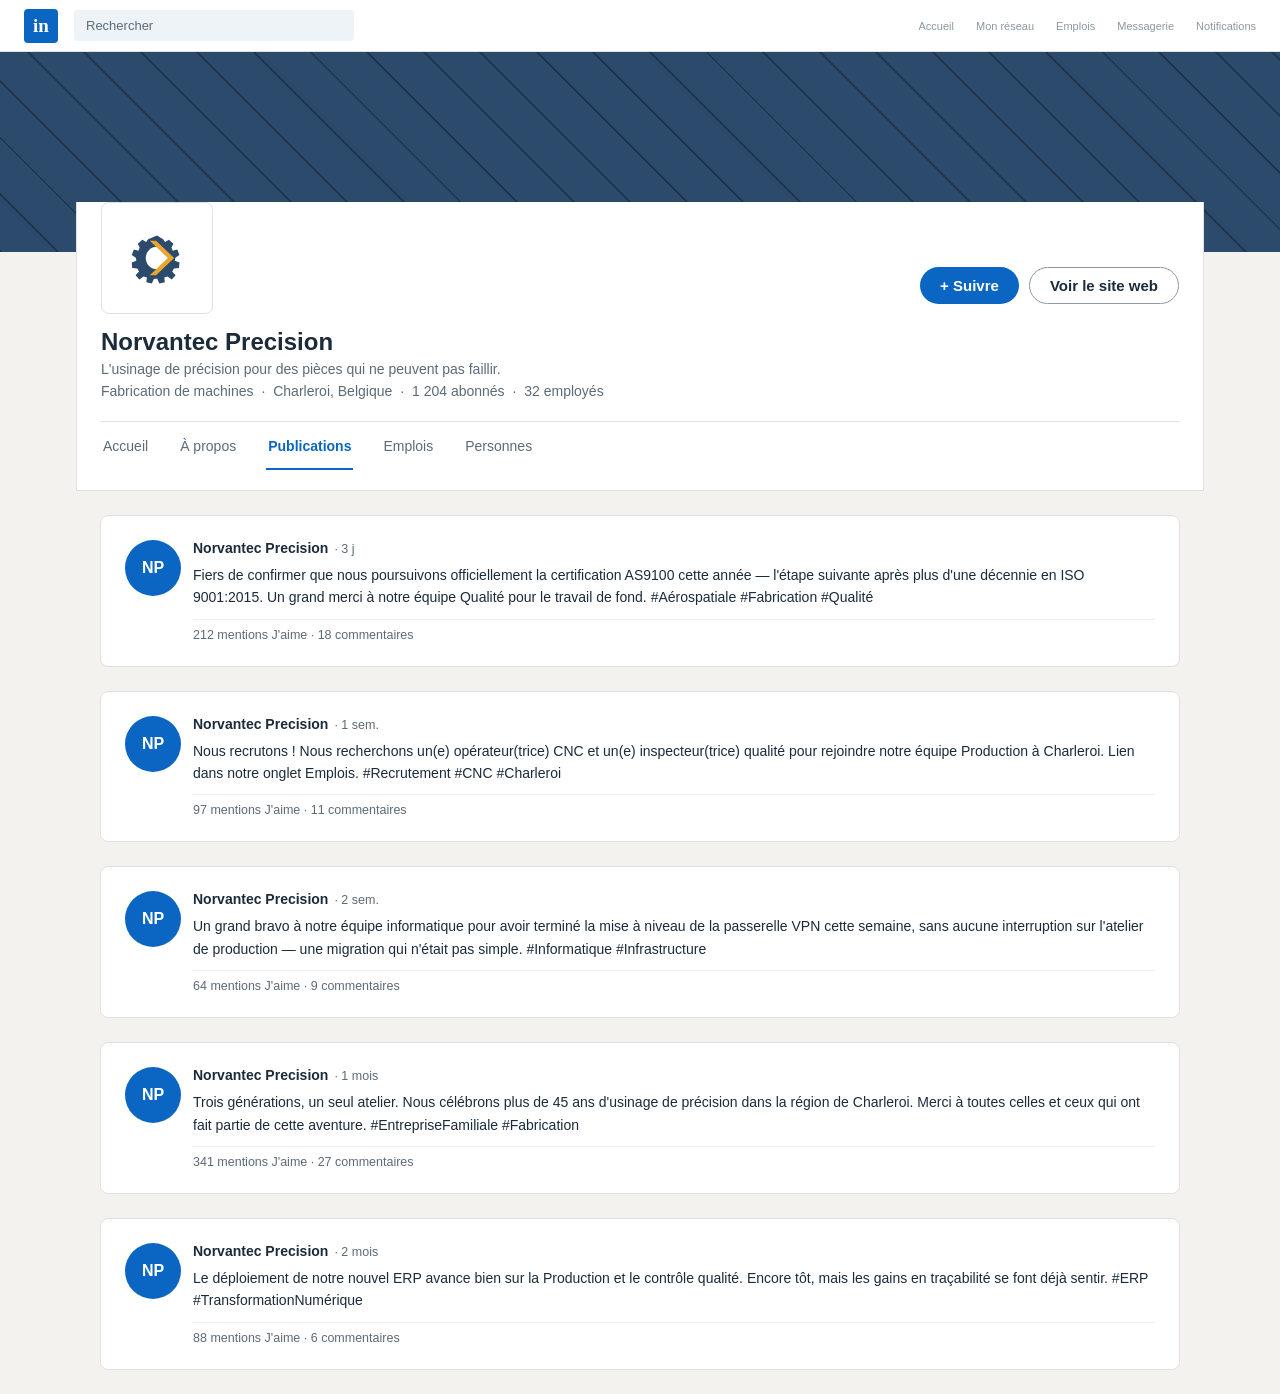
<file: services/web01/html/fr/linkedin/posts.html>
<!DOCTYPE html>
<html lang="fr">
<head>
<meta charset="UTF-8">
<meta name="viewport" content="width=device-width, initial-scale=1">
<title>Publications | Norvantec Precision | LinkedIn</title>
<link rel="stylesheet" href="style.css">
</head>
<body>

<div class="topnav">
  <div class="topnav-left">
    <a href="index.html" class="li-logo">in</a>
    <div class="search-box">Rechercher</div>
  </div>
  <div class="topnav-right">
    <span class="nav-icon">Accueil</span>
    <span class="nav-icon">Mon réseau</span>
    <span class="nav-icon">Emplois</span>
    <span class="nav-icon">Messagerie</span>
    <span class="nav-icon">Notifications</span>
  </div>
</div>

<div class="cover"></div>

<div class="header-card">
  <div class="logo-row">
    <div class="company-logo">
      <svg viewBox="0 0 420 400" xmlns="http://www.w3.org/2000/svg">
        <defs>
          <mask id="hm"><rect width="420" height="400" fill="white"/><circle cx="210" cy="200" r="62" fill="black"/></mask>
        </defs>
        <g mask="url(#hm)">
          <polygon fill="#2C4A6B" points="210.00,76.00 243.80,96.80 254.30,112.24 275.60,98.47 300.82,120.69 290.08,142.40 296.98,159.38 322.65,153.45 333.76,183.22 311.72,197.93 308.58,215.73 334.09,224.18 331.65,255.50 303.85,257.99 293.84,274.19 312.93,294.67 291.65,318.19 268.47,301.57 250.21,308.00 253.58,333.63 223.19,340.92 211.26,314.98 193.21,314.98 181.28,340.92 150.89,333.63 154.26,308.00 136.00,301.57 112.82,318.19 91.54,294.67 110.63,274.19 100.62,257.99 72.82,255.50 70.38,224.18 95.89,215.73 92.75,197.93 70.71,183.22 81.82,153.45 107.49,159.38 114.39,142.40 103.65,120.69 128.87,98.47 150.17,112.24 160.67,96.80 "/>
        </g>
        <polygon fill="#E8A530" points="170,105 270,200 170,295 205,295 305,200 205,105"/>
      </svg>
    </div>
    <div class="header-actions">
      <button class="btn-follow">+ Suivre</button>
      <button class="btn-visit">Voir le site web</button>
    </div>
  </div>
  <div class="company-name">Norvantec Precision</div>
  <div class="company-meta">
    L'usinage de précision pour des pièces qui ne peuvent pas faillir.<br>
    Fabrication de machines <span class="dot">&middot;</span> Charleroi, Belgique <span class="dot">&middot;</span>
    1 204 abonnés <span class="dot">&middot;</span> 32 employés
  </div>
  <div class="tabs">
    <a href="index.html">Accueil</a>
    <a href="about.html">À propos</a>
    <a href="posts.html" class="active">Publications</a>
    <a href="jobs.html">Emplois</a>
    <a href="people.html">Personnes</a>
  </div>
</div>

<div class="single-col">
  <div class="card post-card">
    <div class="avatar" style="background:#0A66C2;flex-shrink:0;">NP</div>
    <div style="flex:1;">
      <div class="post-head"><b>Norvantec Precision</b><span>&middot; 3 j</span></div>
      <div class="post-body">Fiers de confirmer que nous poursuivons officiellement la certification AS9100 cette année — l'étape suivante après plus d'une décennie en ISO 9001:2015. Un grand merci à notre équipe Qualité pour le travail de fond. #Aérospatiale #Fabrication #Qualité</div>
      <div class="post-stats">212 mentions J'aime &middot; 18 commentaires</div>
    </div>
  </div>
  <div class="card post-card">
    <div class="avatar" style="background:#0A66C2;flex-shrink:0;">NP</div>
    <div style="flex:1;">
      <div class="post-head"><b>Norvantec Precision</b><span>&middot; 1 sem.</span></div>
      <div class="post-body">Nous recrutons ! Nous recherchons un(e) opérateur(trice) CNC et un(e) inspecteur(trice) qualité pour rejoindre notre équipe Production à Charleroi. Lien dans notre onglet Emplois. #Recrutement #CNC #Charleroi</div>
      <div class="post-stats">97 mentions J'aime &middot; 11 commentaires</div>
    </div>
  </div>
  <div class="card post-card">
    <div class="avatar" style="background:#0A66C2;flex-shrink:0;">NP</div>
    <div style="flex:1;">
      <div class="post-head"><b>Norvantec Precision</b><span>&middot; 2 sem.</span></div>
      <div class="post-body">Un grand bravo à notre équipe informatique pour avoir terminé la mise à niveau de la passerelle VPN cette semaine, sans aucune interruption sur l'atelier de production — une migration qui n'était pas simple. #Informatique #Infrastructure</div>
      <div class="post-stats">64 mentions J'aime &middot; 9 commentaires</div>
    </div>
  </div>
  <div class="card post-card">
    <div class="avatar" style="background:#0A66C2;flex-shrink:0;">NP</div>
    <div style="flex:1;">
      <div class="post-head"><b>Norvantec Precision</b><span>&middot; 1 mois</span></div>
      <div class="post-body">Trois générations, un seul atelier. Nous célébrons plus de 45 ans d'usinage de précision dans la région de Charleroi. Merci à toutes celles et ceux qui ont fait partie de cette aventure. #EntrepriseFamiliale #Fabrication</div>
      <div class="post-stats">341 mentions J'aime &middot; 27 commentaires</div>
    </div>
  </div>
  <div class="card post-card">
    <div class="avatar" style="background:#0A66C2;flex-shrink:0;">NP</div>
    <div style="flex:1;">
      <div class="post-head"><b>Norvantec Precision</b><span>&middot; 2 mois</span></div>
      <div class="post-body">Le déploiement de notre nouvel ERP avance bien sur la Production et le contrôle qualité. Encore tôt, mais les gains en traçabilité se font déjà sentir. #ERP #TransformationNumérique</div>
      <div class="post-stats">88 mentions J'aime &middot; 6 commentaires</div>
    </div>
  </div>
</div>

</body>
</html>
</file>
<file: services/web01/html/en/linkedin/style.css>
:root{
  --li-blue:#0A66C2;
  --li-blue-dark:#004182;
  --ink:#1B2B3A;
  --grey:#5B6B78;
  --grey-light:#8C98A3;
  --line:#E0E0E0;
  --bg:#F4F2EE;
  --amber:#E8A530;
}
*{box-sizing:border-box;}
body{
  margin:0;
  background:var(--bg);
  color:var(--ink);
  font-family:-apple-system,BlinkMacSystemFont,"Segoe UI",Roboto,Helvetica,Arial,sans-serif;
}
a{color:inherit;text-decoration:none;}

/* ---------- Top nav (chrome only, decorative) ---------- */
.topnav{
  background:#fff;border-bottom:1px solid var(--line);
  display:flex;align-items:center;justify-content:space-between;
  padding:0 24px;height:52px;position:sticky;top:0;z-index:50;
}
.topnav-left{display:flex;align-items:center;gap:16px;}
.li-logo{
  width:34px;height:34px;background:var(--li-blue);border-radius:4px;
  display:flex;align-items:center;justify-content:center;color:#fff;
  font-weight:800;font-size:19px;font-family:Georgia,serif;
}
.search-box{
  background:#EEF3F8;border-radius:4px;padding:8px 12px;font-size:13px;
  color:var(--grey);width:280px;
}
.topnav-right{display:flex;gap:22px;align-items:center;}
.nav-icon{font-size:11px;color:var(--grey-light);text-align:center;}

/* ---------- Cover + header ---------- */
.cover{
  height:200px;width:100%;
  background:
    repeating-linear-gradient(45deg, #1F3550 0 2px, #2C4A6B 2px 40px);
}
.header-card{
  background:#fff;max-width:1128px;margin:0 auto;padding:0 24px 20px;
  border:1px solid var(--line);border-top:none;
}
.logo-row{display:flex;align-items:flex-end;gap:20px;margin-top:-50px;}
.company-logo{
  width:112px;height:112px;background:#fff;border-radius:8px;border:1px solid var(--line);
  display:flex;align-items:center;justify-content:center;flex-shrink:0;
}
.company-logo svg{width:76px;height:76px;}
.header-actions{margin-left:auto;display:flex;gap:10px;padding-bottom:10px;}
.btn-follow{
  background:var(--li-blue);color:#fff;border:none;border-radius:20px;
  padding:9px 20px;font-size:15px;font-weight:600;cursor:default;
}
.btn-visit{
  background:#fff;color:var(--ink);border:1px solid var(--grey-light);border-radius:20px;
  padding:9px 20px;font-size:15px;font-weight:600;cursor:default;
}
.company-name{font-size:24px;font-weight:700;margin:14px 0 2px;}
.company-meta{color:var(--grey);font-size:14px;line-height:1.6;}
.company-meta .dot{margin:0 4px;}
.tabs{
  display:flex;gap:28px;margin-top:18px;border-top:1px solid var(--line);
  padding-top:2px;font-size:14px;color:var(--grey);
}
.tabs a{padding:14px 2px;display:inline-block;}
.tabs a.active{color:var(--li-blue);border-bottom:2px solid var(--li-blue);font-weight:600;}

/* ---------- Body ---------- */
.body-grid{
  max-width:1128px;margin:24px auto;display:grid;
  grid-template-columns:2fr 1fr;gap:24px;padding:0 24px;
}
.single-col{max-width:1128px;margin:24px auto;padding:0 24px;}
.card{background:#fff;border:1px solid var(--line);border-radius:8px;padding:24px;margin-bottom:24px;}
.card h2{font-size:18px;margin:0 0 14px;}
.card p{font-size:14px;color:var(--ink);line-height:1.6;}
.stat-box{display:flex;gap:32px;margin-top:18px;}
.stat-box div b{display:block;font-size:20px;}
.stat-box div span{font-size:13px;color:var(--grey);}

.side-card ul{list-style:none;margin:0;padding:0;font-size:13.5px;color:var(--grey);}
.side-card li{display:flex;justify-content:space-between;padding:8px 0;border-bottom:1px solid #F0F0F0;}
.side-card li:last-child{border-bottom:none;}

/* ---------- People grid ---------- */
.people-sub{font-size:13px;color:var(--grey);margin:-10px 0 18px;}
.people-grid{display:grid;grid-template-columns:repeat(4,1fr);gap:20px;}
.person{padding-bottom:20px;}
.avatar{
  width:56px;height:56px;border-radius:50%;display:flex;align-items:center;justify-content:center;
  color:#fff;font-weight:600;font-size:16px;margin-bottom:8px;
}
.person b{display:block;font-size:14px;font-weight:600;}
.person span{display:block;font-size:12.5px;color:var(--grey);margin-top:2px;}
.see-all{display:inline-block;margin-top:10px;color:var(--li-blue);font-size:14px;font-weight:600;}

/* ---------- Posts ---------- */
.post-card{display:flex;gap:12px;}
.post-card .avatar{flex-shrink:0;}
.post-head{display:flex;align-items:baseline;gap:6px;flex-wrap:wrap;}
.post-head b{font-size:14px;}
.post-head span{font-size:12.5px;color:var(--grey);}
.post-body{font-size:14px;line-height:1.6;margin:8px 0 10px;}
.post-stats{font-size:12.5px;color:var(--grey);border-top:1px solid #F0F0F0;padding-top:8px;}

/* ---------- Jobs ---------- */
.job-card{border-bottom:1px solid #F0F0F0;padding:18px 0;display:flex;gap:16px;}
.job-card:last-child{border-bottom:none;}
.job-logo{
  width:48px;height:48px;border-radius:6px;background:#fff;border:1px solid var(--line);
  display:flex;align-items:center;justify-content:center;flex-shrink:0;
}
.job-logo svg{width:32px;height:32px;}
.job-title{font-size:16px;font-weight:600;color:var(--li-blue);}
.job-meta{font-size:13px;color:var(--grey);margin-top:2px;line-height:1.5;}
.job-tags{margin-top:8px;display:flex;gap:8px;flex-wrap:wrap;}
.job-tag{background:#EEF3F8;color:var(--grey);font-size:12px;padding:3px 10px;border-radius:12px;}

@media (max-width:860px){
  .body-grid{grid-template-columns:1fr;}
  .people-grid{grid-template-columns:repeat(2,1fr);}
  .search-box{display:none;}
}
</file>
<file: services/web01/html/fr/linkedin/style.css>
:root{
  --li-blue:#0A66C2;
  --li-blue-dark:#004182;
  --ink:#1B2B3A;
  --grey:#5B6B78;
  --grey-light:#8C98A3;
  --line:#E0E0E0;
  --bg:#F4F2EE;
  --amber:#E8A530;
}
*{box-sizing:border-box;}
body{
  margin:0;
  background:var(--bg);
  color:var(--ink);
  font-family:-apple-system,BlinkMacSystemFont,"Segoe UI",Roboto,Helvetica,Arial,sans-serif;
}
a{color:inherit;text-decoration:none;}

/* ---------- Top nav (chrome only, decorative) ---------- */
.topnav{
  background:#fff;border-bottom:1px solid var(--line);
  display:flex;align-items:center;justify-content:space-between;
  padding:0 24px;height:52px;position:sticky;top:0;z-index:50;
}
.topnav-left{display:flex;align-items:center;gap:16px;}
.li-logo{
  width:34px;height:34px;background:var(--li-blue);border-radius:4px;
  display:flex;align-items:center;justify-content:center;color:#fff;
  font-weight:800;font-size:19px;font-family:Georgia,serif;
}
.search-box{
  background:#EEF3F8;border-radius:4px;padding:8px 12px;font-size:13px;
  color:var(--grey);width:280px;
}
.topnav-right{display:flex;gap:22px;align-items:center;}
.nav-icon{font-size:11px;color:var(--grey-light);text-align:center;}

/* ---------- Cover + header ---------- */
.cover{
  height:200px;width:100%;
  background:
    repeating-linear-gradient(45deg, #1F3550 0 2px, #2C4A6B 2px 40px);
}
.header-card{
  background:#fff;max-width:1128px;margin:0 auto;padding:0 24px 20px;
  border:1px solid var(--line);border-top:none;
}
.logo-row{display:flex;align-items:flex-end;gap:20px;margin-top:-50px;}
.company-logo{
  width:112px;height:112px;background:#fff;border-radius:8px;border:1px solid var(--line);
  display:flex;align-items:center;justify-content:center;flex-shrink:0;
}
.company-logo svg{width:76px;height:76px;}
.header-actions{margin-left:auto;display:flex;gap:10px;padding-bottom:10px;}
.btn-follow{
  background:var(--li-blue);color:#fff;border:none;border-radius:20px;
  padding:9px 20px;font-size:15px;font-weight:600;cursor:default;
}
.btn-visit{
  background:#fff;color:var(--ink);border:1px solid var(--grey-light);border-radius:20px;
  padding:9px 20px;font-size:15px;font-weight:600;cursor:default;
}
.company-name{font-size:24px;font-weight:700;margin:14px 0 2px;}
.company-meta{color:var(--grey);font-size:14px;line-height:1.6;}
.company-meta .dot{margin:0 4px;}
.tabs{
  display:flex;gap:28px;margin-top:18px;border-top:1px solid var(--line);
  padding-top:2px;font-size:14px;color:var(--grey);
}
.tabs a{padding:14px 2px;display:inline-block;}
.tabs a.active{color:var(--li-blue);border-bottom:2px solid var(--li-blue);font-weight:600;}

/* ---------- Body ---------- */
.body-grid{
  max-width:1128px;margin:24px auto;display:grid;
  grid-template-columns:2fr 1fr;gap:24px;padding:0 24px;
}
.single-col{max-width:1128px;margin:24px auto;padding:0 24px;}
.card{background:#fff;border:1px solid var(--line);border-radius:8px;padding:24px;margin-bottom:24px;}
.card h2{font-size:18px;margin:0 0 14px;}
.card p{font-size:14px;color:var(--ink);line-height:1.6;}
.stat-box{display:flex;gap:32px;margin-top:18px;}
.stat-box div b{display:block;font-size:20px;}
.stat-box div span{font-size:13px;color:var(--grey);}

.side-card ul{list-style:none;margin:0;padding:0;font-size:13.5px;color:var(--grey);}
.side-card li{display:flex;justify-content:space-between;padding:8px 0;border-bottom:1px solid #F0F0F0;}
.side-card li:last-child{border-bottom:none;}

/* ---------- People grid ---------- */
.people-sub{font-size:13px;color:var(--grey);margin:-10px 0 18px;}
.people-grid{display:grid;grid-template-columns:repeat(4,1fr);gap:20px;}
.person{padding-bottom:20px;}
.avatar{
  width:56px;height:56px;border-radius:50%;display:flex;align-items:center;justify-content:center;
  color:#fff;font-weight:600;font-size:16px;margin-bottom:8px;
}
.person b{display:block;font-size:14px;font-weight:600;}
.person span{display:block;font-size:12.5px;color:var(--grey);margin-top:2px;}
.see-all{display:inline-block;margin-top:10px;color:var(--li-blue);font-size:14px;font-weight:600;}

/* ---------- Posts ---------- */
.post-card{display:flex;gap:12px;}
.post-card .avatar{flex-shrink:0;}
.post-head{display:flex;align-items:baseline;gap:6px;flex-wrap:wrap;}
.post-head b{font-size:14px;}
.post-head span{font-size:12.5px;color:var(--grey);}
.post-body{font-size:14px;line-height:1.6;margin:8px 0 10px;}
.post-stats{font-size:12.5px;color:var(--grey);border-top:1px solid #F0F0F0;padding-top:8px;}

/* ---------- Jobs ---------- */
.job-card{border-bottom:1px solid #F0F0F0;padding:18px 0;display:flex;gap:16px;}
.job-card:last-child{border-bottom:none;}
.job-logo{
  width:48px;height:48px;border-radius:6px;background:#fff;border:1px solid var(--line);
  display:flex;align-items:center;justify-content:center;flex-shrink:0;
}
.job-logo svg{width:32px;height:32px;}
.job-title{font-size:16px;font-weight:600;color:var(--li-blue);}
.job-meta{font-size:13px;color:var(--grey);margin-top:2px;line-height:1.5;}
.job-tags{margin-top:8px;display:flex;gap:8px;flex-wrap:wrap;}
.job-tag{background:#EEF3F8;color:var(--grey);font-size:12px;padding:3px 10px;border-radius:12px;}

@media (max-width:860px){
  .body-grid{grid-template-columns:1fr;}
  .people-grid{grid-template-columns:repeat(2,1fr);}
  .search-box{display:none;}
}
</file>
